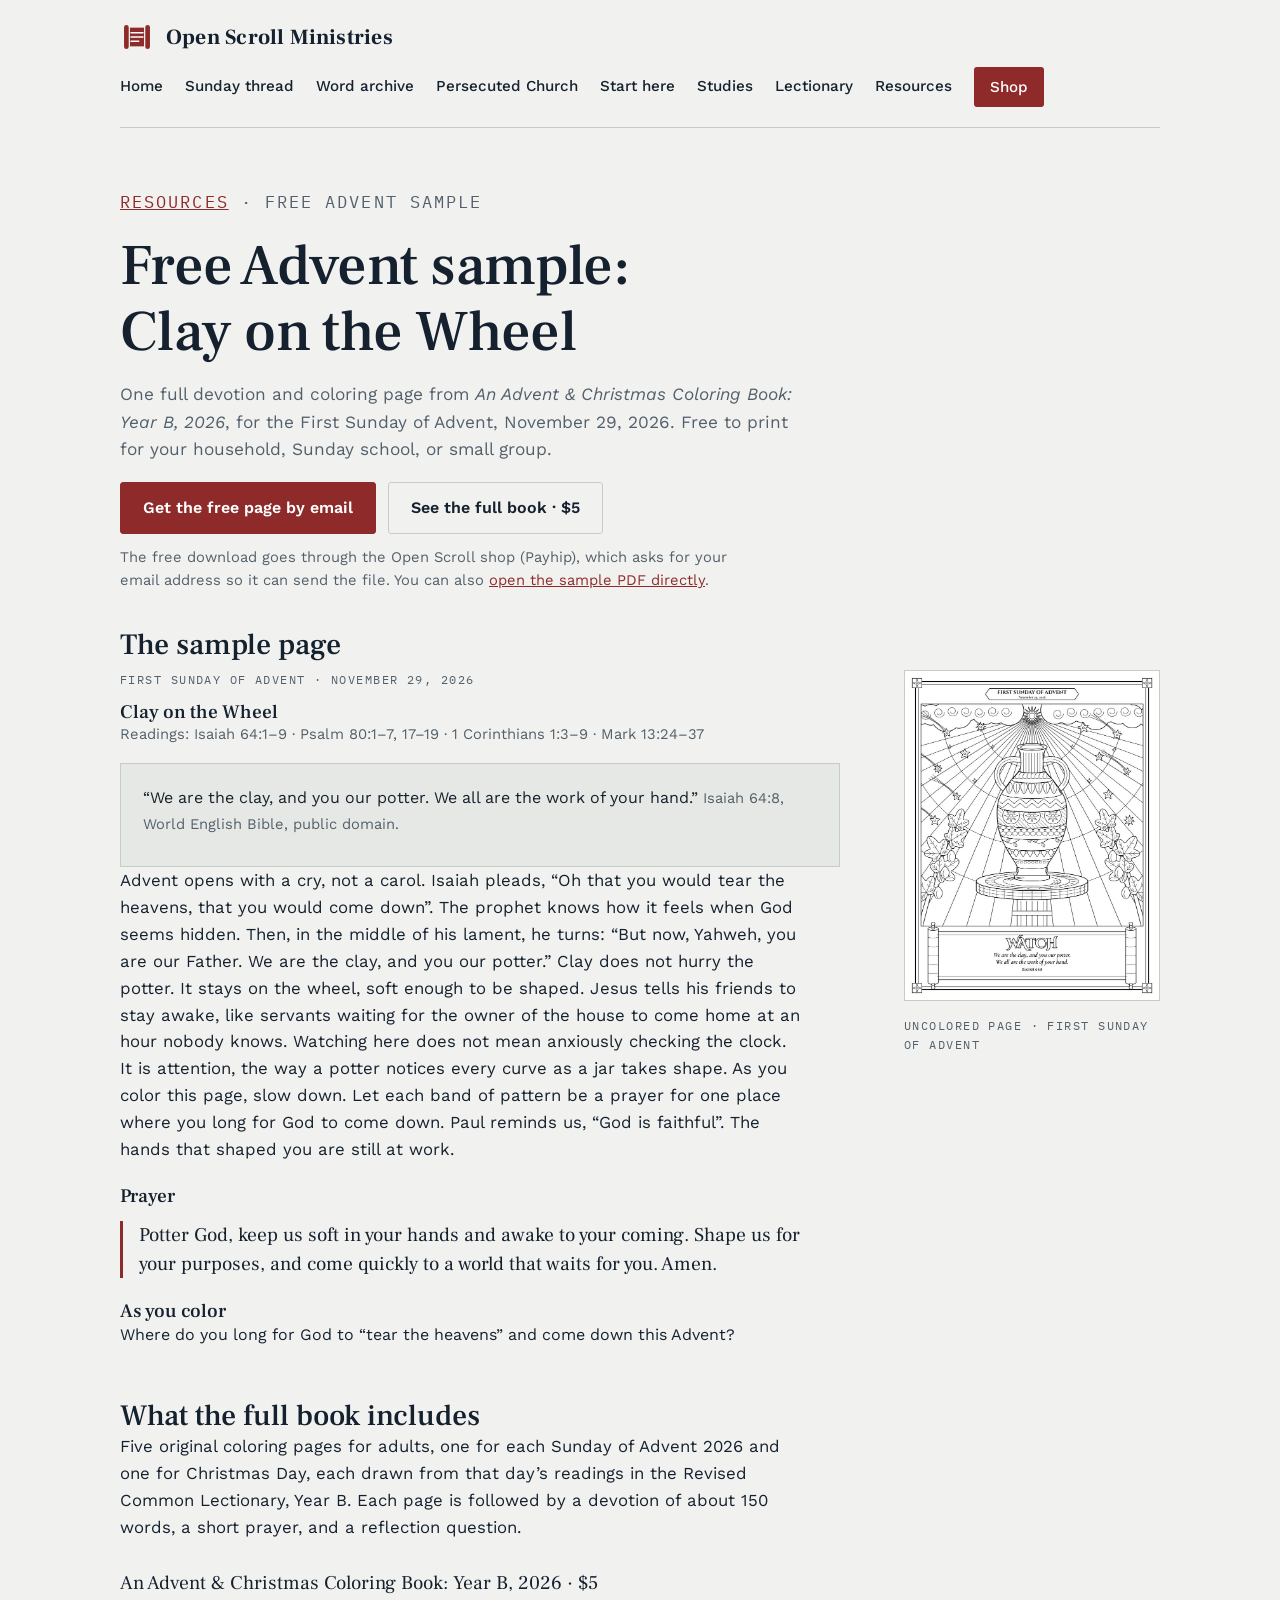
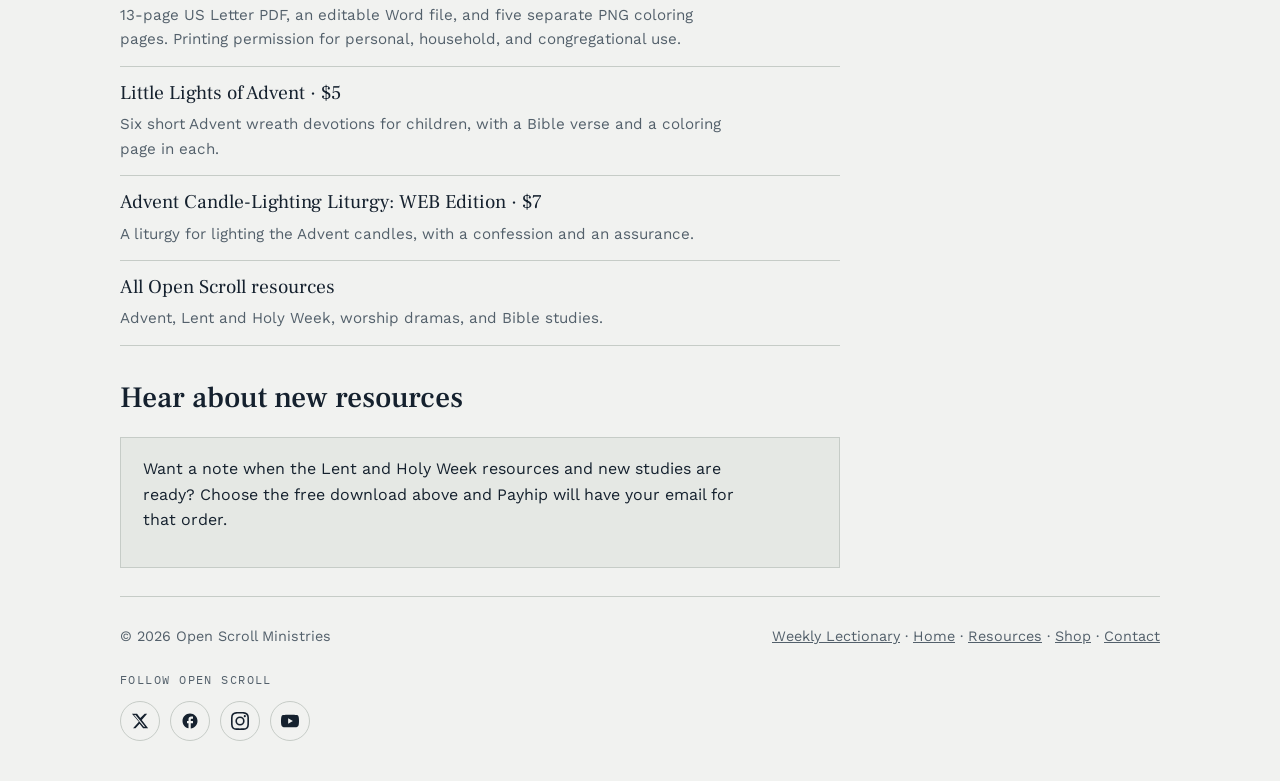
<file: free-advent-sample/index.html>
<!DOCTYPE html>
<html lang="en">
<head>
<meta charset="utf-8">
<meta name="viewport" content="width=device-width, initial-scale=1">
<title>Free Advent Bible Devotion &amp; Coloring Page: Clay on the Wheel | Open Scroll Ministries</title>
<meta name="description" content="Free Advent devotion and coloring page for the First Sunday of Advent 2026, from Open Scroll Ministries. Isaiah 64:8, World English Bible. Print for home, Sunday school, or small group.">
<link rel="canonical" href="https://openscrollministries.com/free-advent-sample/">
<meta property="og:title" content="Free Advent Bible Devotion &amp; Coloring Page: Clay on the Wheel | Open Scroll Ministries">
<meta property="og:description" content="Free Advent devotion and coloring page for the First Sunday of Advent 2026, from Open Scroll Ministries. Isaiah 64:8, World English Bible. Print for home, Sunday school, or small group.">
<meta property="og:type" content="website">
<meta property="og:url" content="https://openscrollministries.com/free-advent-sample/">
<meta property="og:site_name" content="Open Scroll Ministries">
<meta property="og:locale" content="en_US">
<meta property="og:image" content="https://openscrollministries.com/media/advent-coloring-page-1-preview.jpg">
<meta name="twitter:card" content="summary_large_image">
<meta name="twitter:site" content="@openscrollmin">
<meta name="twitter:title" content="Free Advent Bible Devotion &amp; Coloring Page: Clay on the Wheel | Open Scroll Ministries">
<meta name="twitter:description" content="Free Advent devotion and coloring page for the First Sunday of Advent 2026, from Open Scroll Ministries. Isaiah 64:8, World English Bible. Print for home, Sunday school, or small group.">
<meta name="twitter:image" content="https://openscrollministries.com/media/advent-coloring-page-1-preview.jpg">
<link rel="preconnect" href="https://fonts.googleapis.com">
<link rel="preconnect" href="https://fonts.gstatic.com" crossorigin>
<link rel="stylesheet" href="https://fonts.googleapis.com/css2?family=Frank+Ruhl+Libre:wght@400;500;700&amp;family=Work+Sans:wght@400;500;600&amp;family=IBM+Plex+Mono:wght@400;500&amp;display=swap">
<link rel="stylesheet" href="../lectionary/style.css">
<style>
.btn{display:inline-block;text-decoration:none;font-weight:600;padding:12px 22px;border-radius:3px;border:1.5px solid var(--seal);background:var(--seal);color:var(--seal-ink)}
.btn.alt{background:transparent;color:var(--fg);border-color:var(--rule)}
.btn:hover{filter:brightness(1.08)}
.cta{display:flex;flex-wrap:wrap;gap:12px;margin:18px 0 0}
.price{font-family:var(--mono);font-size:.9rem;color:var(--muted);white-space:nowrap}
.plist{list-style:none;margin:12px 0 0;padding:0;max-width:72ch}
.plist li{display:grid;grid-template-columns:minmax(0,1fr) auto;gap:4px 16px;align-items:baseline;padding:14px 0;border-bottom:1px solid var(--rule)}
.plist a{font-family:var(--display);font-size:1.2rem;line-height:1.25;color:var(--fg);text-decoration:none}
.plist a:hover{color:var(--link)}
.plist .ref{grid-column:1;font-family:var(--mono);font-size:.78rem;color:var(--muted)}
.plist .price{grid-row:1;grid-column:2}
.box{background:var(--panel);border:1px solid var(--rule);padding:18px 22px;margin:22px 0 0;max-width:72ch}
.box p{max-width:62ch}
.sample{display:grid;grid-template-columns:minmax(0,1fr) minmax(0,16rem);gap:24px;align-items:start;margin-top:8px}
.sample img{width:100%;height:auto;border:1px solid var(--rule)}
@media (max-width:760px){.sample{grid-template-columns:1fr} .plist li{grid-template-columns:1fr} .plist .price{grid-row:auto;grid-column:1}}

</style>
</head>
<body>
<div class="wrap">
<header>
  <a class="brand" href="../index.html" aria-label="Open Scroll Ministries home">
    <svg class="seal" viewBox="0 0 40 40" aria-hidden="true"><rect x="9" y="9" width="22" height="22" fill="var(--seal)"/><path d="M13 15h14M13 20h14M13 25h9" stroke="var(--seal-ink)" stroke-width="1.8" stroke-linecap="round"/><rect x="4" y="5" width="7" height="30" rx="3.5" fill="var(--seal)" stroke="var(--bg)" stroke-width="1.5"/><rect x="29" y="5" width="7" height="30" rx="3.5" fill="var(--seal)" stroke="var(--bg)" stroke-width="1.5"/></svg>
    <span>Open Scroll Ministries</span>
  </a>
  <nav aria-label="Main">
    <a href="../index.html">Home</a>
    <a href="../index.html#sunday">Sunday thread</a>
    <a href="../index.html#daily">Word archive</a>
    <a href="../index.html#church">Persecuted Church</a>
    <a href="../index.html#start">Start here</a>
    <a href="../index.html#studies">Studies</a>
    <a href="../lectionary/">Lectionary</a>
    <a href="../resources/">Resources</a>
    <a class="shop" href="https://shop.openscrollministries.com" target="_blank" rel="noopener">Shop</a>
  </nav>
</header>
<main>
<div class="pagehead">
  <p class="label"><a href="../resources/">Resources</a> · Free Advent sample</p>
  <h1 style="margin-top:12px">Free Advent sample: Clay on the Wheel</h1>
  <p class="lede">One full devotion and coloring page from <em>An Advent &amp; Christmas Coloring Book: Year B, 2026</em>, for the First Sunday of Advent, November 29, 2026. Free to print for your household, Sunday school, or small group.</p>
</div>

<div class="cta">
  <a class="btn" href="https://shop.openscrollministries.com/b/zDVRj" target="_blank" rel="noopener">Get the free page by email</a>
  <a class="btn alt" href="https://shop.openscrollministries.com/b/H158g" target="_blank" rel="noopener">See the full book · $5</a>
</div>
<p class="note" style="margin-top:12px">The free download goes through the Open Scroll shop (Payhip), which asks for your email address so it can send the file. You can also <a href="../media/Advent-Christmas-Coloring-Book-2026-FREE-SAMPLE.pdf">open the sample PDF directly</a>.</p>

<h2 id="sample">The sample page</h2>
<div class="sample">
<div>
<p class="label">First Sunday of Advent · November 29, 2026</p>
<h3 style="margin-top:6px">Clay on the Wheel</h3>
<p class="note">Readings: Isaiah 64:1–9 · Psalm 80:1–7, 17–19 · 1 Corinthians 1:3–9 · Mark 13:24–37</p>
<blockquote class="scripture">
<p>“We are the clay, and you our potter. We all are the work of your hand.” <span class="note">Isaiah 64:8, World English Bible, public domain.</span></p>
</blockquote>
<div class="prose">
<p>Advent opens with a cry, not a carol. Isaiah pleads, “Oh that you would tear the heavens, that you would come down”. The prophet knows how it feels when God seems hidden. Then, in the middle of his lament, he turns: “But now, Yahweh, you are our Father. We are the clay, and you our potter.” Clay does not hurry the potter. It stays on the wheel, soft enough to be shaped. Jesus tells his friends to stay awake, like servants waiting for the owner of the house to come home at an hour nobody knows. Watching here does not mean anxiously checking the clock. It is attention, the way a potter notices every curve as a jar takes shape. As you color this page, slow down. Let each band of pattern be a prayer for one place where you long for God to come down. Paul reminds us, “God is faithful”. The hands that shaped you are still at work.</p>
</div>
<h3 style="margin-top:1.4rem">Prayer</h3>
<p class="prayer">Potter God, keep us soft in your hands and awake to your coming. Shape us for your purposes, and come quickly to a world that waits for you. Amen.</p>
<h3 style="margin-top:1.4rem">As you color</h3>
<p>Where do you long for God to “tear the heavens” and come down this Advent?</p>
</div>
<figure style="margin:0">
<img src="../media/advent-coloring-page-1-preview.jpg" alt="Uncolored line-art page for the First Sunday of Advent, November 29, 2026, citing Isaiah 64:8" width="800" height="1035" loading="lazy">
<figcaption class="label" style="margin-top:8px">Uncolored page · First Sunday of Advent</figcaption>
</figure>
</div>

<h2 id="full-book">What the full book includes</h2>
<div class="prose">
<p>Five original coloring pages for adults, one for each Sunday of Advent 2026 and one for Christmas Day, each drawn from that day’s readings in the Revised Common Lectionary, Year B. Each page is followed by a devotion of about 150 words, a short prayer, and a reflection question.</p>
</div>
<ul class="resources">
<li><a href="https://shop.openscrollministries.com/b/H158g" target="_blank" rel="noopener">An Advent &amp; Christmas Coloring Book: Year B, 2026 · $5</a><p>13-page US Letter PDF, an editable Word file, and five separate PNG coloring pages. Printing permission for personal, household, and congregational use.</p></li>
<li><a href="https://shop.openscrollministries.com/b/g4dKb" target="_blank" rel="noopener">Little Lights of Advent · $5</a><p>Six short Advent wreath devotions for children, with a Bible verse and a coloring page in each.</p></li>
<li><a href="https://shop.openscrollministries.com/b/Kyv3Y" target="_blank" rel="noopener">Advent Candle-Lighting Liturgy: WEB Edition · $7</a><p>A liturgy for lighting the Advent candles, with a confession and an assurance.</p></li>
<li><a href="../resources/">All Open Scroll resources</a><p>Advent, Lent and Holy Week, worship dramas, and Bible studies.</p></li>
</ul>

<h2 id="updates">Hear about new resources</h2>
<div class="box">
  <p>Want a note when the Lent and Holy Week resources and new studies are ready? Choose the free download above and Payhip will have your email for that order.</p>
  <!-- DECISION FOR RJ: an email-list signup.
       Option A (nothing new to set up): keep the free Payhip download above as the email capture.
       Option B: choose a newsletter service (Payhip email tools, Mailchimp, Buttondown, etc.), create the list yourself, and paste its form HTML here.
       Nothing is signed up or collected by this page until a service is chosen. No accounts were created. -->
</div>

<script type="application/ld+json">
{
  "@context": "https://schema.org",
  "@type": "WebPage",
  "name": "Free Advent sample: Clay on the Wheel",
  "url": "https://openscrollministries.com/free-advent-sample/",
  "description": "A free sample devotion and coloring page from An Advent & Christmas Coloring Book: Year B, 2026, using the World English Bible.",
  "isPartOf": {
    "@id": "https://openscrollministries.com/#website"
  },
  "publisher": {
    "@id": "https://openscrollministries.com/#organization"
  },
  "inLanguage": "en",
  "about": {
    "@type": "CreativeWork",
    "name": "An Advent & Christmas Coloring Book: Year B, 2026",
    "author": {
      "@type": "Organization",
      "name": "Open Scroll Ministries"
    },
    "url": "https://shop.openscrollministries.com/b/H158g"
  }
}
</script>
</main>
<footer>
  <div class="foot-row">
    <span>© 2026 Open Scroll Ministries</span>
    <span><a href="../lectionary/">Weekly Lectionary</a> · <a href="../index.html">Home</a> · <a href="../resources/">Resources</a> · <a href="https://shop.openscrollministries.com" target="_blank" rel="noopener">Shop</a> · <a href="https://shop.openscrollministries.com/contact" target="_blank" rel="noopener">Contact</a></span>
  </div>
  <div class="follow">
    <p class="follow-label" id="follow-label">Follow Open Scroll</p>
    <nav class="social" aria-labelledby="follow-label">
      <a href="https://x.com/openscrollmin" target="_blank" rel="noopener" aria-label="Open Scroll Ministries on X"><svg viewBox="0 0 24 24" aria-hidden="true" focusable="false"><path d="M18.244 2.25h3.308l-7.227 8.26 8.502 11.24H16.17l-4.714-6.231-5.401 6.231H2.744l7.727-8.828L1.254 2.25H8.08l4.261 5.688L18.244 2.25zm-1.161 17.52h1.833L6.012 4.126H4.045l13.038 15.644z"/></svg></a>
      <a href="https://www.facebook.com/Openscrollministries" target="_blank" rel="noopener" aria-label="Open Scroll Ministries on Facebook"><svg viewBox="0 0 24 24" aria-hidden="true" focusable="false"><path d="M22 12c0-5.52-4.48-10-10-10S2 6.48 2 12c0 4.84 3.44 8.87 8 9.8V15H8v-3h2V9.5C10 7.57 11.57 6 13.5 6H16v3h-2c-.55 0-1 .45-1 1v2h3v3h-3v6.95c5.05-.5 9-4.76 9-9.95z"/></svg></a>
      <a href="https://www.instagram.com/open.scroll.ministries" target="_blank" rel="noopener" aria-label="Open Scroll Ministries on Instagram"><svg viewBox="0 0 24 24" aria-hidden="true" focusable="false"><path d="M12 2.163c3.204 0 3.584.012 4.85.07 3.052.148 4.771 1.691 4.919 4.919.058 1.265.069 1.645.069 4.849 0 3.205-.012 3.584-.069 4.849-.149 3.225-1.664 4.771-4.919 4.919-1.266.058-1.644.07-4.85.07-3.204 0-3.584-.012-4.849-.07-3.26-.149-4.771-1.699-4.919-4.92-.058-1.265-.07-1.644-.07-4.849 0-3.204.013-3.583.07-4.849.149-3.227 1.664-4.771 4.919-4.919 1.266-.057 1.645-.069 4.849-.069zM12 0C8.741 0 8.333.014 7.053.072 2.695.272.273 2.69.073 7.052.014 8.333 0 8.741 0 12c0 3.259.014 3.668.072 4.948.2 4.358 2.618 6.78 6.98 6.98C8.333 23.986 8.741 24 12 24c3.259 0 3.668-.014 4.948-.072 4.354-.2 6.782-2.618 6.979-6.98.059-1.28.073-1.689.073-4.948 0-3.259-.014-3.667-.072-4.947-.196-4.354-2.617-6.78-6.979-6.98C15.668.014 15.259 0 12 0zm0 5.838a6.162 6.162 0 1 0 0 12.324 6.162 6.162 0 0 0 0-12.324zM12 16a4 4 0 1 1 0-8 4 4 0 0 1 0 8zm6.406-11.845a1.44 1.44 0 1 0 0 2.881 1.44 1.44 0 0 0 0-2.881z"/></svg></a>
      <a href="https://www.youtube.com/@OpenScroll-h8x" target="_blank" rel="noopener" aria-label="Open Scroll Ministries on YouTube"><svg viewBox="0 0 24 24" aria-hidden="true" focusable="false"><path d="M23.498 6.186a3.016 3.016 0 0 0-2.122-2.136C19.505 3.545 12 3.545 12 3.545s-7.505 0-9.377.505A3.017 3.017 0 0 0 .502 6.186C0 8.07 0 12 0 12s0 3.93.502 5.814a3.016 3.016 0 0 0 2.122 2.136c1.871.505 9.376.505 9.376.505s7.505 0 9.377-.505a3.015 3.015 0 0 0 2.122-2.136C24 15.93 24 12 24 12s0-3.93-.502-5.814zM9.545 15.568V8.432L15.818 12l-6.273 3.568z"/></svg></a>
    </nav>
  </div>
</footer>
</div>
</body>
</html>
</file>
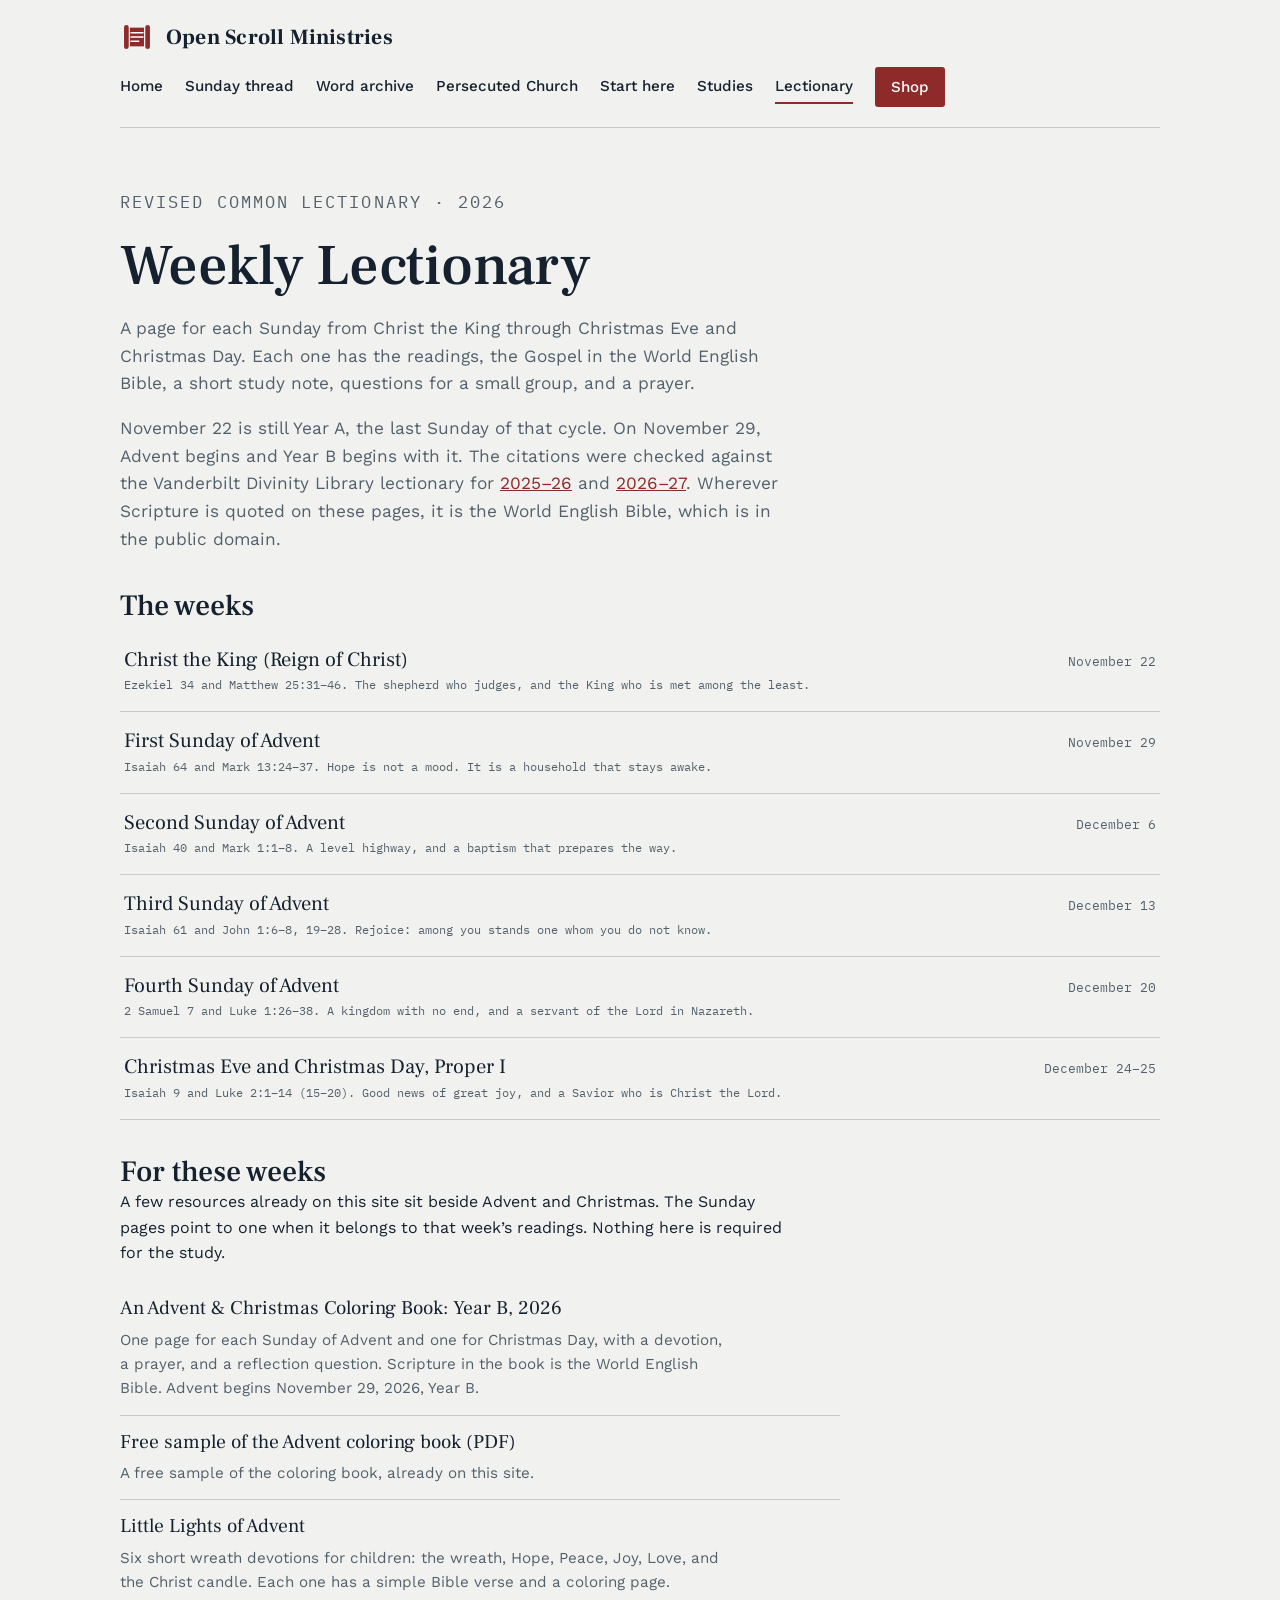
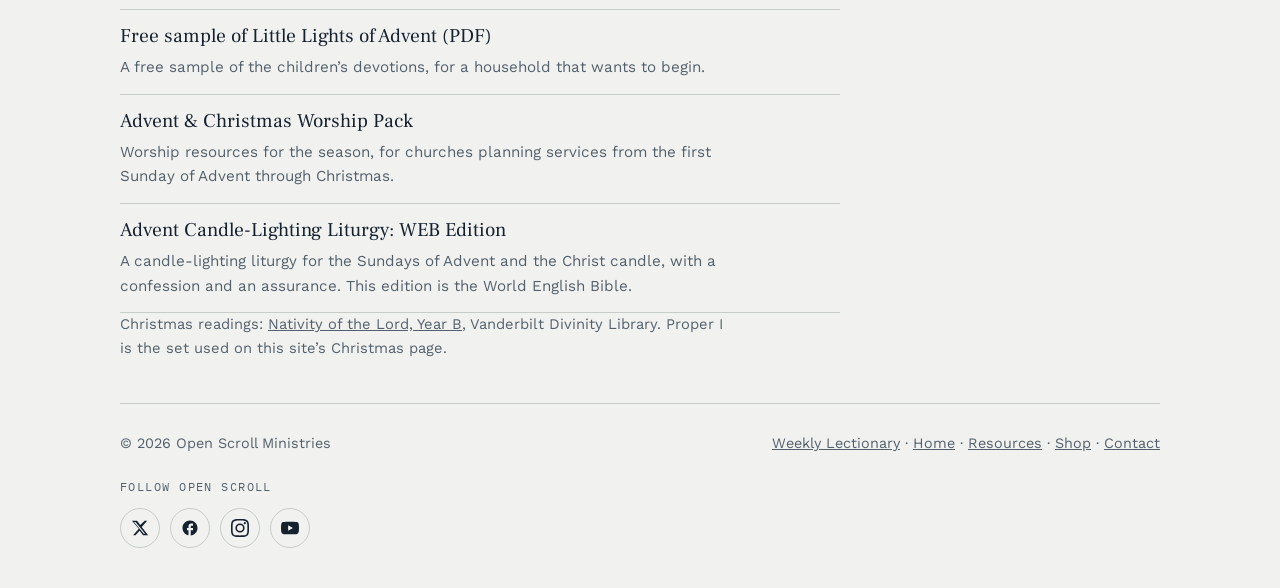
<file: lectionary/index.html>
<!DOCTYPE html>
<html lang="en">
<head>
<meta charset="utf-8">
<meta name="viewport" content="width=device-width, initial-scale=1">
<title>Weekly Lectionary | Open Scroll Ministries</title>
<meta name="description" content="Readings, a study note, and a prayer for Christ the King, the Sundays of Advent, and Christmas Eve and Day, 2026. Revised Common Lectionary.">
<link rel="canonical" href="https://openscrollministries.com/lectionary/">
<meta property="og:title" content="Weekly Lectionary | Open Scroll Ministries">
<meta property="og:description" content="Readings, a study note, and a prayer for Christ the King, the Sundays of Advent, and Christmas Eve and Day, 2026. Revised Common Lectionary.">
<meta property="og:type" content="website">
<meta property="og:url" content="https://openscrollministries.com/lectionary/">
<meta property="og:site_name" content="Open Scroll Ministries">
<meta property="og:locale" content="en_US">
<meta name="twitter:card" content="summary">
<meta name="twitter:title" content="Weekly Lectionary | Open Scroll Ministries">
<meta name="twitter:description" content="Readings, a study note, and a prayer for Christ the King, the Sundays of Advent, and Christmas Eve and Day, 2026. Revised Common Lectionary.">
<link rel="preconnect" href="https://fonts.googleapis.com">
<link rel="preconnect" href="https://fonts.gstatic.com" crossorigin>
<link rel="stylesheet" href="https://fonts.googleapis.com/css2?family=Frank+Ruhl+Libre:wght@400;500;700&amp;family=Work+Sans:wght@400;500;600&amp;family=IBM+Plex+Mono:wght@400;500&amp;display=swap">
<link rel="stylesheet" href="style.css">
</head>
<body>
<div class="wrap">
<header>
  <a class="brand" href="../index.html" aria-label="Open Scroll Ministries home">
    <svg class="seal" viewBox="0 0 40 40" aria-hidden="true"><rect x="9" y="9" width="22" height="22" fill="var(--seal)"/><path d="M13 15h14M13 20h14M13 25h9" stroke="var(--seal-ink)" stroke-width="1.8" stroke-linecap="round"/><rect x="4" y="5" width="7" height="30" rx="3.5" fill="var(--seal)" stroke="var(--bg)" stroke-width="1.5"/><rect x="29" y="5" width="7" height="30" rx="3.5" fill="var(--seal)" stroke="var(--bg)" stroke-width="1.5"/></svg>
    <span>Open Scroll Ministries</span>
  </a>
  <nav aria-label="Main">
    <a href="../index.html">Home</a>
    <a href="../index.html#sunday">Sunday thread</a>
    <a href="../index.html#daily">Word archive</a>
    <a href="../index.html#church">Persecuted Church</a>
    <a href="../index.html#start">Start here</a>
    <a href="../index.html#studies">Studies</a>
    <a href="index.html" aria-current="page">Lectionary</a>
    <a class="shop" href="https://shop.openscrollministries.com" target="_blank" rel="noopener">Shop</a>
  </nav>
</header>
<main>

<!-- Weekly Lectionary index. Readings checked against the Vanderbilt Divinity Library. -->
<div class="pagehead">
  <p class="label">Revised Common Lectionary · 2026</p>
  <h1 style="margin-top:12px">Weekly Lectionary</h1>
  <p>A page for each Sunday from Christ the King through Christmas Eve and Christmas Day. Each one has the readings, the Gospel in the World English Bible, a short study note, questions for a small group, and a prayer.</p>
  <p>November 22 is still Year A, the last Sunday of that cycle. On November 29, Advent begins and Year B begins with it. The citations were checked against the Vanderbilt Divinity Library lectionary for <a href="https://lectionary.library.vanderbilt.edu/calendar/2025-26/?season=season_after_pentecost">2025–26</a> and <a href="https://lectionary.library.vanderbilt.edu/calendar/2026-27/?season=advent">2026–27</a>. Wherever Scripture is quoted on these pages, it is the World English Bible, which is in the public domain.</p>
</div>

<h2>The weeks</h2>
<ul class="weeks">
<li><a class="row" href="2026-11-22-reign-of-christ.html"><span class="rt"><span class="rtitle">Christ the King (Reign of Christ)</span><span class="rref">Ezekiel 34 and Matthew 25:31–46. The shepherd who judges, and the King who is met among the least.</span></span><span class="rdate">November 22</span></a></li><li><a class="row" href="2026-11-29-advent-1.html"><span class="rt"><span class="rtitle">First Sunday of Advent</span><span class="rref">Isaiah 64 and Mark 13:24–37. Hope is not a mood. It is a household that stays awake.</span></span><span class="rdate">November 29</span></a></li><li><a class="row" href="2026-12-06-advent-2.html"><span class="rt"><span class="rtitle">Second Sunday of Advent</span><span class="rref">Isaiah 40 and Mark 1:1–8. A level highway, and a baptism that prepares the way.</span></span><span class="rdate">December 6</span></a></li><li><a class="row" href="2026-12-13-advent-3.html"><span class="rt"><span class="rtitle">Third Sunday of Advent</span><span class="rref">Isaiah 61 and John 1:6–8, 19–28. Rejoice: among you stands one whom you do not know.</span></span><span class="rdate">December 13</span></a></li><li><a class="row" href="2026-12-20-advent-4.html"><span class="rt"><span class="rtitle">Fourth Sunday of Advent</span><span class="rref">2 Samuel 7 and Luke 1:26–38. A kingdom with no end, and a servant of the Lord in Nazareth.</span></span><span class="rdate">December 20</span></a></li><li><a class="row" href="2026-12-24-christmas-proper-1.html"><span class="rt"><span class="rtitle">Christmas Eve and Christmas Day, Proper I</span><span class="rref">Isaiah 9 and Luke 2:1–14 (15–20). Good news of great joy, and a Savior who is Christ the Lord.</span></span><span class="rdate">December 24–25</span></a></li>
</ul>

<h2>For these weeks</h2>
<p>A few resources already on this site sit beside Advent and Christmas. The Sunday pages point to one when it belongs to that week’s readings. Nothing here is required for the study.</p>
<ul class="resources">
<li><a href="https://shop.openscrollministries.com/b/H158g" target="_blank" rel="noopener">An Advent &amp; Christmas Coloring Book: Year B, 2026</a><p>One page for each Sunday of Advent and one for Christmas Day, with a devotion, a prayer, and a reflection question. Scripture in the book is the World English Bible. Advent begins November 29, 2026, Year B.</p></li>
<li><a href="../media/Advent-Christmas-Coloring-Book-2026-FREE-SAMPLE.pdf">Free sample of the Advent coloring book (PDF)</a><p>A free sample of the coloring book, already on this site.</p></li>
<li><a href="https://shop.openscrollministries.com/b/g4dKb" target="_blank" rel="noopener">Little Lights of Advent</a><p>Six short wreath devotions for children: the wreath, Hope, Peace, Joy, Love, and the Christ candle. Each one has a simple Bible verse and a coloring page.</p></li>
<li><a href="../media/little-lights-of-advent-FREE-SAMPLE.pdf">Free sample of Little Lights of Advent (PDF)</a><p>A free sample of the children’s devotions, for a household that wants to begin.</p></li>
<li><a href="https://shop.openscrollministries.com/b/vOdin" target="_blank" rel="noopener">Advent &amp; Christmas Worship Pack</a><p>Worship resources for the season, for churches planning services from the first Sunday of Advent through Christmas.</p></li>
<li><a href="https://shop.openscrollministries.com/b/Kyv3Y" target="_blank" rel="noopener">Advent Candle-Lighting Liturgy: WEB Edition</a><p>A candle-lighting liturgy for the Sundays of Advent and the Christ candle, with a confession and an assurance. This edition is the World English Bible.</p></li>
</ul>
<p class="src">Christmas readings: <a href="https://lectionary.library.vanderbilt.edu/calendar/2026-27/?season=christmas">Nativity of the Lord, Year B</a>, Vanderbilt Divinity Library. Proper I is the set used on this site’s Christmas page.</p>

</main>
<footer>
  <div class="foot-row">
    <span>© 2026 Open Scroll Ministries</span>
    <span><a href="index.html">Weekly Lectionary</a> · <a href="../index.html">Home</a> · <a href="../resources/">Resources</a> · <a href="https://shop.openscrollministries.com" target="_blank" rel="noopener">Shop</a> · <a href="https://shop.openscrollministries.com/contact" target="_blank" rel="noopener">Contact</a></span>
  </div>
  <div class="follow">
    <p class="follow-label" id="follow-label">Follow Open Scroll</p>
    <nav class="social" aria-labelledby="follow-label">
      <a href="https://x.com/openscrollmin" target="_blank" rel="noopener" aria-label="Open Scroll Ministries on X"><svg viewBox="0 0 24 24" aria-hidden="true" focusable="false"><path d="M18.244 2.25h3.308l-7.227 8.26 8.502 11.24H16.17l-4.714-6.231-5.401 6.231H2.744l7.727-8.828L1.254 2.25H8.08l4.261 5.688L18.244 2.25zm-1.161 17.52h1.833L6.012 4.126H4.045l13.038 15.644z"/></svg></a>
      <a href="https://www.facebook.com/Openscrollministries" target="_blank" rel="noopener" aria-label="Open Scroll Ministries on Facebook"><svg viewBox="0 0 24 24" aria-hidden="true" focusable="false"><path d="M22 12c0-5.52-4.48-10-10-10S2 6.48 2 12c0 4.84 3.44 8.87 8 9.8V15H8v-3h2V9.5C10 7.57 11.57 6 13.5 6H16v3h-2c-.55 0-1 .45-1 1v2h3v3h-3v6.95c5.05-.5 9-4.76 9-9.95z"/></svg></a>
      <a href="https://www.instagram.com/open.scroll.ministries" target="_blank" rel="noopener" aria-label="Open Scroll Ministries on Instagram"><svg viewBox="0 0 24 24" aria-hidden="true" focusable="false"><path d="M12 2.163c3.204 0 3.584.012 4.85.07 3.052.148 4.771 1.691 4.919 4.919.058 1.265.069 1.645.069 4.849 0 3.205-.012 3.584-.069 4.849-.149 3.225-1.664 4.771-4.919 4.919-1.266.058-1.644.07-4.85.07-3.204 0-3.584-.012-4.849-.07-3.26-.149-4.771-1.699-4.919-4.92-.058-1.265-.07-1.644-.07-4.849 0-3.204.013-3.583.07-4.849.149-3.227 1.664-4.771 4.919-4.919 1.266-.057 1.645-.069 4.849-.069zM12 0C8.741 0 8.333.014 7.053.072 2.695.272.273 2.69.073 7.052.014 8.333 0 8.741 0 12c0 3.259.014 3.668.072 4.948.2 4.358 2.618 6.78 6.98 6.98C8.333 23.986 8.741 24 12 24c3.259 0 3.668-.014 4.948-.072 4.354-.2 6.782-2.618 6.979-6.98.059-1.28.073-1.689.073-4.948 0-3.259-.014-3.667-.072-4.947-.196-4.354-2.617-6.78-6.979-6.98C15.668.014 15.259 0 12 0zm0 5.838a6.162 6.162 0 1 0 0 12.324 6.162 6.162 0 0 0 0-12.324zM12 16a4 4 0 1 1 0-8 4 4 0 0 1 0 8zm6.406-11.845a1.44 1.44 0 1 0 0 2.881 1.44 1.44 0 0 0 0-2.881z"/></svg></a>
      <a href="https://www.youtube.com/@OpenScroll-h8x" target="_blank" rel="noopener" aria-label="Open Scroll Ministries on YouTube"><svg viewBox="0 0 24 24" aria-hidden="true" focusable="false"><path d="M23.498 6.186a3.016 3.016 0 0 0-2.122-2.136C19.505 3.545 12 3.545 12 3.545s-7.505 0-9.377.505A3.017 3.017 0 0 0 .502 6.186C0 8.07 0 12 0 12s0 3.93.502 5.814a3.016 3.016 0 0 0 2.122 2.136c1.871.505 9.376.505 9.376.505s7.505 0 9.377-.505a3.015 3.015 0 0 0 2.122-2.136C24 15.93 24 12 24 12s0-3.93-.502-5.814zM9.545 15.568V8.432L15.818 12l-6.273 3.568z"/></svg></a>
    </nav>
  </div>
</footer>
</div>
</body>
</html>
</file>
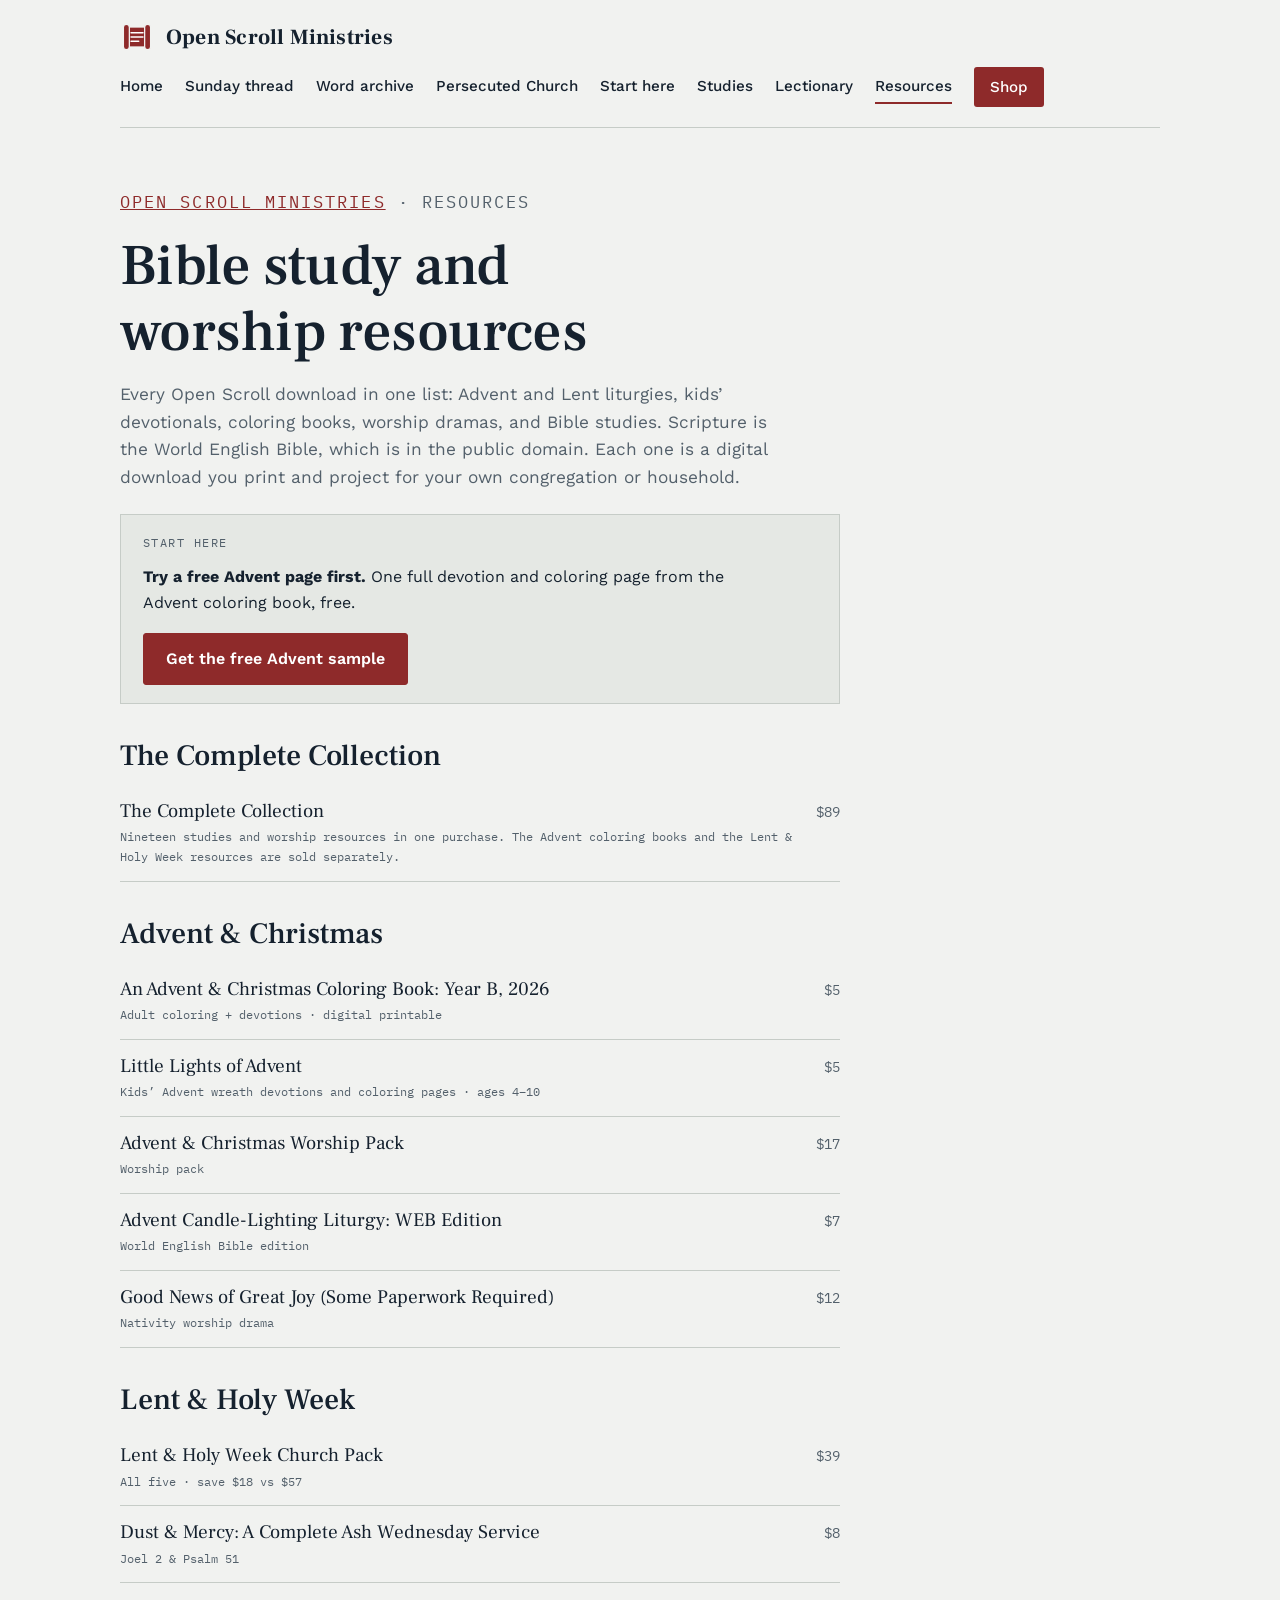
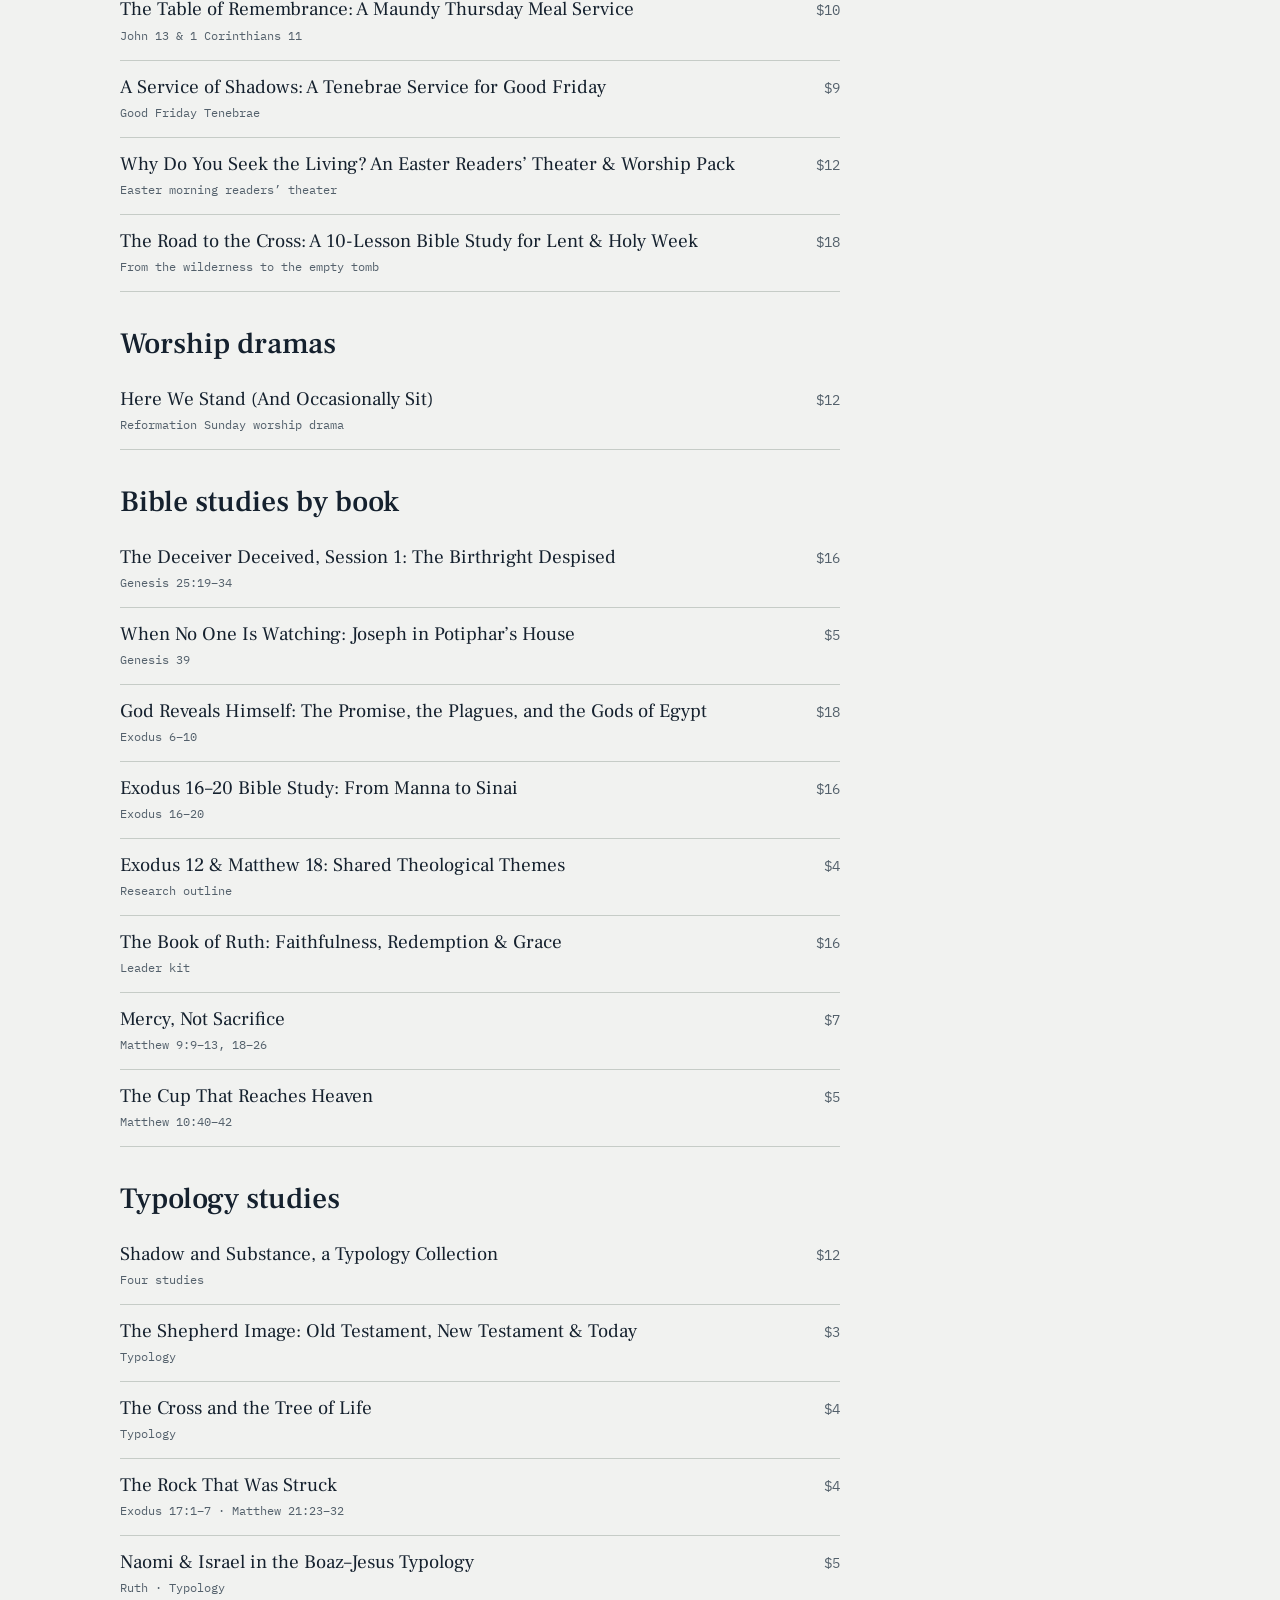
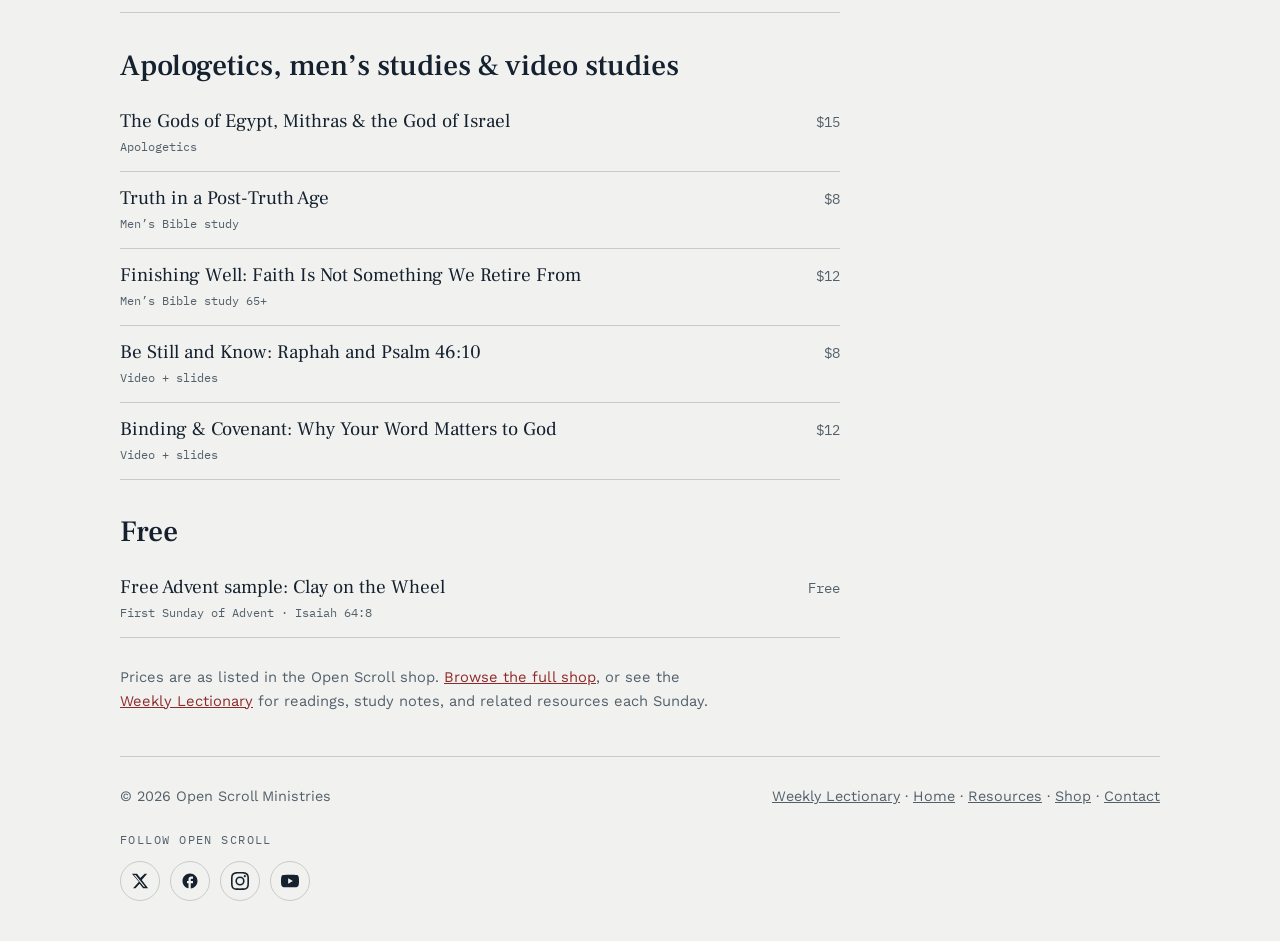
<file: resources/index.html>
<!DOCTYPE html>
<html lang="en">
<head>
<meta charset="utf-8">
<meta name="viewport" content="width=device-width, initial-scale=1">
<title>Resources: Advent, Lent &amp; Church Liturgy Downloads | Open Scroll Ministries</title>
<meta name="description" content="Every Open Scroll Ministries download in one list: Advent and Lent liturgies, kids’ devotionals, coloring books, worship dramas, and Bible studies. World English Bible.">
<link rel="canonical" href="https://openscrollministries.com/resources/">
<meta property="og:title" content="Resources: Advent, Lent &amp; Church Liturgy Downloads | Open Scroll Ministries">
<meta property="og:description" content="Every Open Scroll Ministries download in one list: Advent and Lent liturgies, kids’ devotionals, coloring books, worship dramas, and Bible studies. World English Bible.">
<meta property="og:type" content="website">
<meta property="og:url" content="https://openscrollministries.com/resources/">
<meta property="og:site_name" content="Open Scroll Ministries">
<meta property="og:locale" content="en_US">
<meta property="og:image" content="https://openscrollministries.com/media/og-open-scroll.jpg">
<meta name="twitter:card" content="summary_large_image">
<meta name="twitter:site" content="@openscrollmin">
<meta name="twitter:title" content="Resources: Advent, Lent &amp; Church Liturgy Downloads | Open Scroll Ministries">
<meta name="twitter:description" content="Every Open Scroll Ministries download in one list: Advent and Lent liturgies, kids’ devotionals, coloring books, worship dramas, and Bible studies. World English Bible.">
<meta name="twitter:image" content="https://openscrollministries.com/media/og-open-scroll.jpg">
<link rel="preconnect" href="https://fonts.googleapis.com">
<link rel="preconnect" href="https://fonts.gstatic.com" crossorigin>
<link rel="stylesheet" href="https://fonts.googleapis.com/css2?family=Frank+Ruhl+Libre:wght@400;500;700&amp;family=Work+Sans:wght@400;500;600&amp;family=IBM+Plex+Mono:wght@400;500&amp;display=swap">
<link rel="stylesheet" href="../lectionary/style.css">
<style>
.btn{display:inline-block;text-decoration:none;font-weight:600;padding:12px 22px;border-radius:3px;border:1.5px solid var(--seal);background:var(--seal);color:var(--seal-ink)}
.btn.alt{background:transparent;color:var(--fg);border-color:var(--rule)}
.btn:hover{filter:brightness(1.08)}
.cta{display:flex;flex-wrap:wrap;gap:12px;margin:18px 0 0}
.price{font-family:var(--mono);font-size:.9rem;color:var(--muted);white-space:nowrap}
.plist{list-style:none;margin:12px 0 0;padding:0;max-width:72ch}
.plist li{display:grid;grid-template-columns:minmax(0,1fr) auto;gap:4px 16px;align-items:baseline;padding:14px 0;border-bottom:1px solid var(--rule)}
.plist a{font-family:var(--display);font-size:1.2rem;line-height:1.25;color:var(--fg);text-decoration:none}
.plist a:hover{color:var(--link)}
.plist .ref{grid-column:1;font-family:var(--mono);font-size:.78rem;color:var(--muted)}
.plist .price{grid-row:1;grid-column:2}
.box{background:var(--panel);border:1px solid var(--rule);padding:18px 22px;margin:22px 0 0;max-width:72ch}
.box p{max-width:62ch}
.sample{display:grid;grid-template-columns:minmax(0,1fr) minmax(0,16rem);gap:24px;align-items:start;margin-top:8px}
.sample img{width:100%;height:auto;border:1px solid var(--rule)}
@media (max-width:760px){.sample{grid-template-columns:1fr} .plist li{grid-template-columns:1fr} .plist .price{grid-row:auto;grid-column:1}}

</style>
</head>
<body>
<div class="wrap">
<header>
  <a class="brand" href="../index.html" aria-label="Open Scroll Ministries home">
    <svg class="seal" viewBox="0 0 40 40" aria-hidden="true"><rect x="9" y="9" width="22" height="22" fill="var(--seal)"/><path d="M13 15h14M13 20h14M13 25h9" stroke="var(--seal-ink)" stroke-width="1.8" stroke-linecap="round"/><rect x="4" y="5" width="7" height="30" rx="3.5" fill="var(--seal)" stroke="var(--bg)" stroke-width="1.5"/><rect x="29" y="5" width="7" height="30" rx="3.5" fill="var(--seal)" stroke="var(--bg)" stroke-width="1.5"/></svg>
    <span>Open Scroll Ministries</span>
  </a>
  <nav aria-label="Main">
    <a href="../index.html">Home</a>
    <a href="../index.html#sunday">Sunday thread</a>
    <a href="../index.html#daily">Word archive</a>
    <a href="../index.html#church">Persecuted Church</a>
    <a href="../index.html#start">Start here</a>
    <a href="../index.html#studies">Studies</a>
    <a href="../lectionary/">Lectionary</a>
    <a href="../resources/" aria-current="page">Resources</a>
    <a class="shop" href="https://shop.openscrollministries.com" target="_blank" rel="noopener">Shop</a>
  </nav>
</header>
<main>
<div class="pagehead">
  <p class="label"><a href="../index.html">Open Scroll Ministries</a> · Resources</p>
  <h1 style="margin-top:12px">Bible study and worship resources</h1>
  <p class="lede">Every Open Scroll download in one list: Advent and Lent liturgies, kids’ devotionals, coloring books, worship dramas, and Bible studies. Scripture is the World English Bible, which is in the public domain. Each one is a digital download you print and project for your own congregation or household.</p>
</div>

<div class="box">
  <p class="label">Start here</p>
  <p><strong>Try a free Advent page first.</strong> One full devotion and coloring page from the Advent coloring book, free.</p>
  <div class="cta"><a class="btn" href="../free-advent-sample/">Get the free Advent sample</a></div>
</div>

<h2 id="collection">The Complete Collection</h2>
<ul class="plist">
<li><a href="https://shop.openscrollministries.com/b/qm9DJ" target="_blank" rel="noopener">The Complete Collection</a><span class="price">$89</span><span class="ref">Nineteen studies and worship resources in one purchase. The Advent coloring books and the Lent &amp; Holy Week resources are sold separately.</span></li>
</ul>

<h2 id="advent-and-christmas">Advent &amp; Christmas</h2>
<ul class="plist">
<li><a href="https://shop.openscrollministries.com/b/H158g" target="_blank" rel="noopener">An Advent &amp; Christmas Coloring Book: Year B, 2026</a><span class="price">$5</span><span class="ref">Adult coloring + devotions · digital printable</span></li>
<li><a href="https://shop.openscrollministries.com/b/g4dKb" target="_blank" rel="noopener">Little Lights of Advent</a><span class="price">$5</span><span class="ref">Kids’ Advent wreath devotions and coloring pages · ages 4–10</span></li>
<li><a href="https://shop.openscrollministries.com/b/vOdin" target="_blank" rel="noopener">Advent &amp; Christmas Worship Pack</a><span class="price">$17</span><span class="ref">Worship pack</span></li>
<li><a href="https://shop.openscrollministries.com/b/Kyv3Y" target="_blank" rel="noopener">Advent Candle-Lighting Liturgy: WEB Edition</a><span class="price">$7</span><span class="ref">World English Bible edition</span></li>
<li><a href="https://shop.openscrollministries.com/b/QPzXh" target="_blank" rel="noopener">Good News of Great Joy (Some Paperwork Required)</a><span class="price">$12</span><span class="ref">Nativity worship drama</span></li>
</ul>
<h2 id="lent-and-holy-week">Lent &amp; Holy Week</h2>
<ul class="plist">
<li><a href="https://shop.openscrollministries.com/b/iuhW8" target="_blank" rel="noopener">Lent &amp; Holy Week Church Pack</a><span class="price">$39</span><span class="ref">All five · save $18 vs $57</span></li>
<li><a href="https://shop.openscrollministries.com/b/9yU0A" target="_blank" rel="noopener">Dust &amp; Mercy: A Complete Ash Wednesday Service</a><span class="price">$8</span><span class="ref">Joel 2 &amp; Psalm 51</span></li>
<li><a href="https://shop.openscrollministries.com/b/S9n6X" target="_blank" rel="noopener">The Table of Remembrance: A Maundy Thursday Meal Service</a><span class="price">$10</span><span class="ref">John 13 &amp; 1 Corinthians 11</span></li>
<li><a href="https://shop.openscrollministries.com/b/UuSJx" target="_blank" rel="noopener">A Service of Shadows: A Tenebrae Service for Good Friday</a><span class="price">$9</span><span class="ref">Good Friday Tenebrae</span></li>
<li><a href="https://shop.openscrollministries.com/b/GKBzJ" target="_blank" rel="noopener">Why Do You Seek the Living? An Easter Readers’ Theater &amp; Worship Pack</a><span class="price">$12</span><span class="ref">Easter morning readers’ theater</span></li>
<li><a href="https://shop.openscrollministries.com/b/W0hFS" target="_blank" rel="noopener">The Road to the Cross: A 10-Lesson Bible Study for Lent &amp; Holy Week</a><span class="price">$18</span><span class="ref">From the wilderness to the empty tomb</span></li>
</ul>
<h2 id="worship-dramas">Worship dramas</h2>
<ul class="plist">
<li><a href="https://shop.openscrollministries.com/b/zBOVr" target="_blank" rel="noopener">Here We Stand (And Occasionally Sit)</a><span class="price">$12</span><span class="ref">Reformation Sunday worship drama</span></li>
</ul>
<h2 id="bible-studies-by-book">Bible studies by book</h2>
<ul class="plist">
<li><a href="https://shop.openscrollministries.com/b/1sJ8S" target="_blank" rel="noopener">The Deceiver Deceived, Session 1: The Birthright Despised</a><span class="price">$16</span><span class="ref">Genesis 25:19–34</span></li>
<li><a href="https://shop.openscrollministries.com/b/zItbY" target="_blank" rel="noopener">When No One Is Watching: Joseph in Potiphar’s House</a><span class="price">$5</span><span class="ref">Genesis 39</span></li>
<li><a href="https://shop.openscrollministries.com/b/J5VzU" target="_blank" rel="noopener">God Reveals Himself: The Promise, the Plagues, and the Gods of Egypt</a><span class="price">$18</span><span class="ref">Exodus 6–10</span></li>
<li><a href="https://shop.openscrollministries.com/b/1MWE9" target="_blank" rel="noopener">Exodus 16–20 Bible Study: From Manna to Sinai</a><span class="price">$16</span><span class="ref">Exodus 16–20</span></li>
<li><a href="https://shop.openscrollministries.com/b/Hyc5A" target="_blank" rel="noopener">Exodus 12 &amp; Matthew 18: Shared Theological Themes</a><span class="price">$4</span><span class="ref">Research outline</span></li>
<li><a href="https://shop.openscrollministries.com/b/K0oQk" target="_blank" rel="noopener">The Book of Ruth: Faithfulness, Redemption &amp; Grace</a><span class="price">$16</span><span class="ref">Leader kit</span></li>
<li><a href="https://shop.openscrollministries.com/b/vzgjG" target="_blank" rel="noopener">Mercy, Not Sacrifice</a><span class="price">$7</span><span class="ref">Matthew 9:9–13, 18–26</span></li>
<li><a href="https://shop.openscrollministries.com/b/PY3ob" target="_blank" rel="noopener">The Cup That Reaches Heaven</a><span class="price">$5</span><span class="ref">Matthew 10:40–42</span></li>
</ul>
<h2 id="typology-studies">Typology studies</h2>
<ul class="plist">
<li><a href="https://shop.openscrollministries.com/b/h8xBM" target="_blank" rel="noopener">Shadow and Substance, a Typology Collection</a><span class="price">$12</span><span class="ref">Four studies</span></li>
<li><a href="https://shop.openscrollministries.com/b/WbvfV" target="_blank" rel="noopener">The Shepherd Image: Old Testament, New Testament &amp; Today</a><span class="price">$3</span><span class="ref">Typology</span></li>
<li><a href="https://shop.openscrollministries.com/b/M7HsO" target="_blank" rel="noopener">The Cross and the Tree of Life</a><span class="price">$4</span><span class="ref">Typology</span></li>
<li><a href="https://shop.openscrollministries.com/b/Jye3S" target="_blank" rel="noopener">The Rock That Was Struck</a><span class="price">$4</span><span class="ref">Exodus 17:1–7 · Matthew 21:23–32</span></li>
<li><a href="https://shop.openscrollministries.com/b/5WZku" target="_blank" rel="noopener">Naomi &amp; Israel in the Boaz–Jesus Typology</a><span class="price">$5</span><span class="ref">Ruth · Typology</span></li>
</ul>
<h2 id="apologetics-men-s-studies-and-video-studies">Apologetics, men’s studies &amp; video studies</h2>
<ul class="plist">
<li><a href="https://shop.openscrollministries.com/b/EpAz6" target="_blank" rel="noopener">The Gods of Egypt, Mithras &amp; the God of Israel</a><span class="price">$15</span><span class="ref">Apologetics</span></li>
<li><a href="https://shop.openscrollministries.com/b/3Ilvp" target="_blank" rel="noopener">Truth in a Post-Truth Age</a><span class="price">$8</span><span class="ref">Men’s Bible study</span></li>
<li><a href="https://shop.openscrollministries.com/b/Fu4zJ" target="_blank" rel="noopener">Finishing Well: Faith Is Not Something We Retire From</a><span class="price">$12</span><span class="ref">Men’s Bible study 65+</span></li>
<li><a href="https://shop.openscrollministries.com/b/di6vN" target="_blank" rel="noopener">Be Still and Know: Raphah and Psalm 46:10</a><span class="price">$8</span><span class="ref">Video + slides</span></li>
<li><a href="https://shop.openscrollministries.com/b/iMfTk" target="_blank" rel="noopener">Binding &amp; Covenant: Why Your Word Matters to God</a><span class="price">$12</span><span class="ref">Video + slides</span></li>
</ul>
<h2 id="free">Free</h2>
<ul class="plist">
<li><a href="../free-advent-sample/">Free Advent sample: Clay on the Wheel</a><span class="price">Free</span><span class="ref">First Sunday of Advent · Isaiah 64:8</span></li>
</ul>
<p class="note" style="margin-top:28px">Prices are as listed in the Open Scroll shop. <a href="https://shop.openscrollministries.com" target="_blank" rel="noopener">Browse the full shop</a>, or see the <a href="../lectionary/">Weekly Lectionary</a> for readings, study notes, and related resources each Sunday.</p>
<script type="application/ld+json">
{
  "@context": "https://schema.org",
  "@type": "CollectionPage",
  "name": "Bible study and worship resources",
  "url": "https://openscrollministries.com/resources/",
  "description": "Every Open Scroll Ministries download: Advent and Lent liturgies, kids’ devotionals, coloring books, worship dramas, and Bible studies, using the World English Bible.",
  "isPartOf": {
    "@id": "https://openscrollministries.com/#website"
  },
  "publisher": {
    "@id": "https://openscrollministries.com/#organization"
  },
  "mainEntity": {
    "@type": "ItemList",
    "itemListElement": [
      {
        "@type": "ListItem",
        "position": 1,
        "name": "An Advent & Christmas Coloring Book: Year B, 2026",
        "url": "https://shop.openscrollministries.com/b/H158g"
      },
      {
        "@type": "ListItem",
        "position": 2,
        "name": "Little Lights of Advent",
        "url": "https://shop.openscrollministries.com/b/g4dKb"
      },
      {
        "@type": "ListItem",
        "position": 3,
        "name": "Advent & Christmas Worship Pack",
        "url": "https://shop.openscrollministries.com/b/vOdin"
      },
      {
        "@type": "ListItem",
        "position": 4,
        "name": "Advent Candle-Lighting Liturgy: WEB Edition",
        "url": "https://shop.openscrollministries.com/b/Kyv3Y"
      },
      {
        "@type": "ListItem",
        "position": 5,
        "name": "Good News of Great Joy (Some Paperwork Required)",
        "url": "https://shop.openscrollministries.com/b/QPzXh"
      },
      {
        "@type": "ListItem",
        "position": 6,
        "name": "Lent & Holy Week Church Pack",
        "url": "https://shop.openscrollministries.com/b/iuhW8"
      },
      {
        "@type": "ListItem",
        "position": 7,
        "name": "Dust & Mercy: A Complete Ash Wednesday Service",
        "url": "https://shop.openscrollministries.com/b/9yU0A"
      },
      {
        "@type": "ListItem",
        "position": 8,
        "name": "The Table of Remembrance: A Maundy Thursday Meal Service",
        "url": "https://shop.openscrollministries.com/b/S9n6X"
      },
      {
        "@type": "ListItem",
        "position": 9,
        "name": "A Service of Shadows: A Tenebrae Service for Good Friday",
        "url": "https://shop.openscrollministries.com/b/UuSJx"
      },
      {
        "@type": "ListItem",
        "position": 10,
        "name": "Why Do You Seek the Living? An Easter Readers’ Theater & Worship Pack",
        "url": "https://shop.openscrollministries.com/b/GKBzJ"
      },
      {
        "@type": "ListItem",
        "position": 11,
        "name": "The Road to the Cross: A 10-Lesson Bible Study for Lent & Holy Week",
        "url": "https://shop.openscrollministries.com/b/W0hFS"
      },
      {
        "@type": "ListItem",
        "position": 12,
        "name": "Here We Stand (And Occasionally Sit)",
        "url": "https://shop.openscrollministries.com/b/zBOVr"
      },
      {
        "@type": "ListItem",
        "position": 13,
        "name": "The Deceiver Deceived, Session 1: The Birthright Despised",
        "url": "https://shop.openscrollministries.com/b/1sJ8S"
      },
      {
        "@type": "ListItem",
        "position": 14,
        "name": "When No One Is Watching: Joseph in Potiphar’s House",
        "url": "https://shop.openscrollministries.com/b/zItbY"
      },
      {
        "@type": "ListItem",
        "position": 15,
        "name": "God Reveals Himself: The Promise, the Plagues, and the Gods of Egypt",
        "url": "https://shop.openscrollministries.com/b/J5VzU"
      },
      {
        "@type": "ListItem",
        "position": 16,
        "name": "Exodus 16–20 Bible Study: From Manna to Sinai",
        "url": "https://shop.openscrollministries.com/b/1MWE9"
      },
      {
        "@type": "ListItem",
        "position": 17,
        "name": "Exodus 12 & Matthew 18: Shared Theological Themes",
        "url": "https://shop.openscrollministries.com/b/Hyc5A"
      },
      {
        "@type": "ListItem",
        "position": 18,
        "name": "The Book of Ruth: Faithfulness, Redemption & Grace",
        "url": "https://shop.openscrollministries.com/b/K0oQk"
      },
      {
        "@type": "ListItem",
        "position": 19,
        "name": "Mercy, Not Sacrifice",
        "url": "https://shop.openscrollministries.com/b/vzgjG"
      },
      {
        "@type": "ListItem",
        "position": 20,
        "name": "The Cup That Reaches Heaven",
        "url": "https://shop.openscrollministries.com/b/PY3ob"
      },
      {
        "@type": "ListItem",
        "position": 21,
        "name": "Shadow and Substance, a Typology Collection",
        "url": "https://shop.openscrollministries.com/b/h8xBM"
      },
      {
        "@type": "ListItem",
        "position": 22,
        "name": "The Shepherd Image: Old Testament, New Testament & Today",
        "url": "https://shop.openscrollministries.com/b/WbvfV"
      },
      {
        "@type": "ListItem",
        "position": 23,
        "name": "The Cross and the Tree of Life",
        "url": "https://shop.openscrollministries.com/b/M7HsO"
      },
      {
        "@type": "ListItem",
        "position": 24,
        "name": "The Rock That Was Struck",
        "url": "https://shop.openscrollministries.com/b/Jye3S"
      },
      {
        "@type": "ListItem",
        "position": 25,
        "name": "Naomi & Israel in the Boaz–Jesus Typology",
        "url": "https://shop.openscrollministries.com/b/5WZku"
      },
      {
        "@type": "ListItem",
        "position": 26,
        "name": "The Gods of Egypt, Mithras & the God of Israel",
        "url": "https://shop.openscrollministries.com/b/EpAz6"
      },
      {
        "@type": "ListItem",
        "position": 27,
        "name": "Truth in a Post-Truth Age",
        "url": "https://shop.openscrollministries.com/b/3Ilvp"
      },
      {
        "@type": "ListItem",
        "position": 28,
        "name": "Finishing Well: Faith Is Not Something We Retire From",
        "url": "https://shop.openscrollministries.com/b/Fu4zJ"
      },
      {
        "@type": "ListItem",
        "position": 29,
        "name": "Be Still and Know: Raphah and Psalm 46:10",
        "url": "https://shop.openscrollministries.com/b/di6vN"
      },
      {
        "@type": "ListItem",
        "position": 30,
        "name": "Binding & Covenant: Why Your Word Matters to God",
        "url": "https://shop.openscrollministries.com/b/iMfTk"
      }
    ]
  }
}
</script>
</main>
<footer>
  <div class="foot-row">
    <span>© 2026 Open Scroll Ministries</span>
    <span><a href="../lectionary/">Weekly Lectionary</a> · <a href="../index.html">Home</a> · <a href="../resources/">Resources</a> · <a href="https://shop.openscrollministries.com" target="_blank" rel="noopener">Shop</a> · <a href="https://shop.openscrollministries.com/contact" target="_blank" rel="noopener">Contact</a></span>
  </div>
  <div class="follow">
    <p class="follow-label" id="follow-label">Follow Open Scroll</p>
    <nav class="social" aria-labelledby="follow-label">
      <a href="https://x.com/openscrollmin" target="_blank" rel="noopener" aria-label="Open Scroll Ministries on X"><svg viewBox="0 0 24 24" aria-hidden="true" focusable="false"><path d="M18.244 2.25h3.308l-7.227 8.26 8.502 11.24H16.17l-4.714-6.231-5.401 6.231H2.744l7.727-8.828L1.254 2.25H8.08l4.261 5.688L18.244 2.25zm-1.161 17.52h1.833L6.012 4.126H4.045l13.038 15.644z"/></svg></a>
      <a href="https://www.facebook.com/Openscrollministries" target="_blank" rel="noopener" aria-label="Open Scroll Ministries on Facebook"><svg viewBox="0 0 24 24" aria-hidden="true" focusable="false"><path d="M22 12c0-5.52-4.48-10-10-10S2 6.48 2 12c0 4.84 3.44 8.87 8 9.8V15H8v-3h2V9.5C10 7.57 11.57 6 13.5 6H16v3h-2c-.55 0-1 .45-1 1v2h3v3h-3v6.95c5.05-.5 9-4.76 9-9.95z"/></svg></a>
      <a href="https://www.instagram.com/open.scroll.ministries" target="_blank" rel="noopener" aria-label="Open Scroll Ministries on Instagram"><svg viewBox="0 0 24 24" aria-hidden="true" focusable="false"><path d="M12 2.163c3.204 0 3.584.012 4.85.07 3.052.148 4.771 1.691 4.919 4.919.058 1.265.069 1.645.069 4.849 0 3.205-.012 3.584-.069 4.849-.149 3.225-1.664 4.771-4.919 4.919-1.266.058-1.644.07-4.85.07-3.204 0-3.584-.012-4.849-.07-3.26-.149-4.771-1.699-4.919-4.92-.058-1.265-.07-1.644-.07-4.849 0-3.204.013-3.583.07-4.849.149-3.227 1.664-4.771 4.919-4.919 1.266-.057 1.645-.069 4.849-.069zM12 0C8.741 0 8.333.014 7.053.072 2.695.272.273 2.69.073 7.052.014 8.333 0 8.741 0 12c0 3.259.014 3.668.072 4.948.2 4.358 2.618 6.78 6.98 6.98C8.333 23.986 8.741 24 12 24c3.259 0 3.668-.014 4.948-.072 4.354-.2 6.782-2.618 6.979-6.98.059-1.28.073-1.689.073-4.948 0-3.259-.014-3.667-.072-4.947-.196-4.354-2.617-6.78-6.979-6.98C15.668.014 15.259 0 12 0zm0 5.838a6.162 6.162 0 1 0 0 12.324 6.162 6.162 0 0 0 0-12.324zM12 16a4 4 0 1 1 0-8 4 4 0 0 1 0 8zm6.406-11.845a1.44 1.44 0 1 0 0 2.881 1.44 1.44 0 0 0 0-2.881z"/></svg></a>
      <a href="https://www.youtube.com/@OpenScroll-h8x" target="_blank" rel="noopener" aria-label="Open Scroll Ministries on YouTube"><svg viewBox="0 0 24 24" aria-hidden="true" focusable="false"><path d="M23.498 6.186a3.016 3.016 0 0 0-2.122-2.136C19.505 3.545 12 3.545 12 3.545s-7.505 0-9.377.505A3.017 3.017 0 0 0 .502 6.186C0 8.07 0 12 0 12s0 3.93.502 5.814a3.016 3.016 0 0 0 2.122 2.136c1.871.505 9.376.505 9.376.505s7.505 0 9.377-.505a3.015 3.015 0 0 0 2.122-2.136C24 15.93 24 12 24 12s0-3.93-.502-5.814zM9.545 15.568V8.432L15.818 12l-6.273 3.568z"/></svg></a>
    </nav>
  </div>
</footer>
</div>
</body>
</html>
</file>
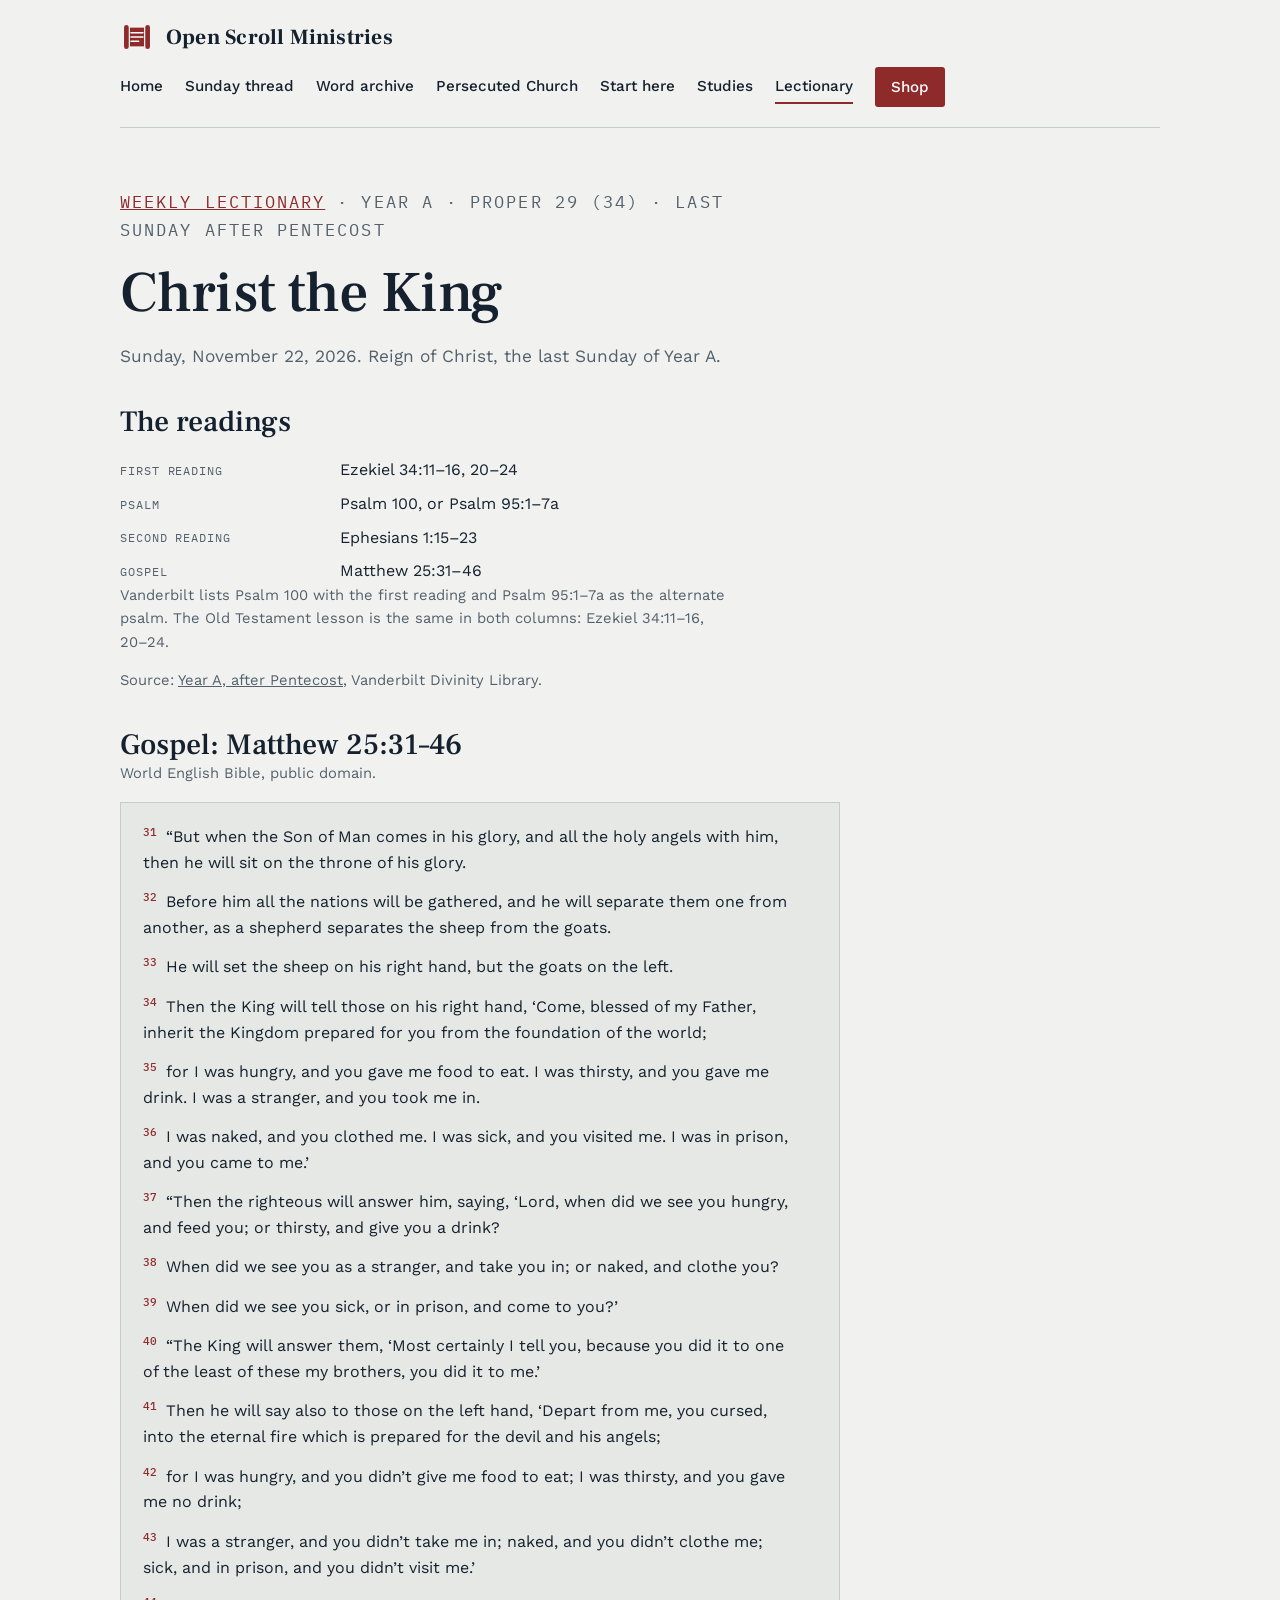
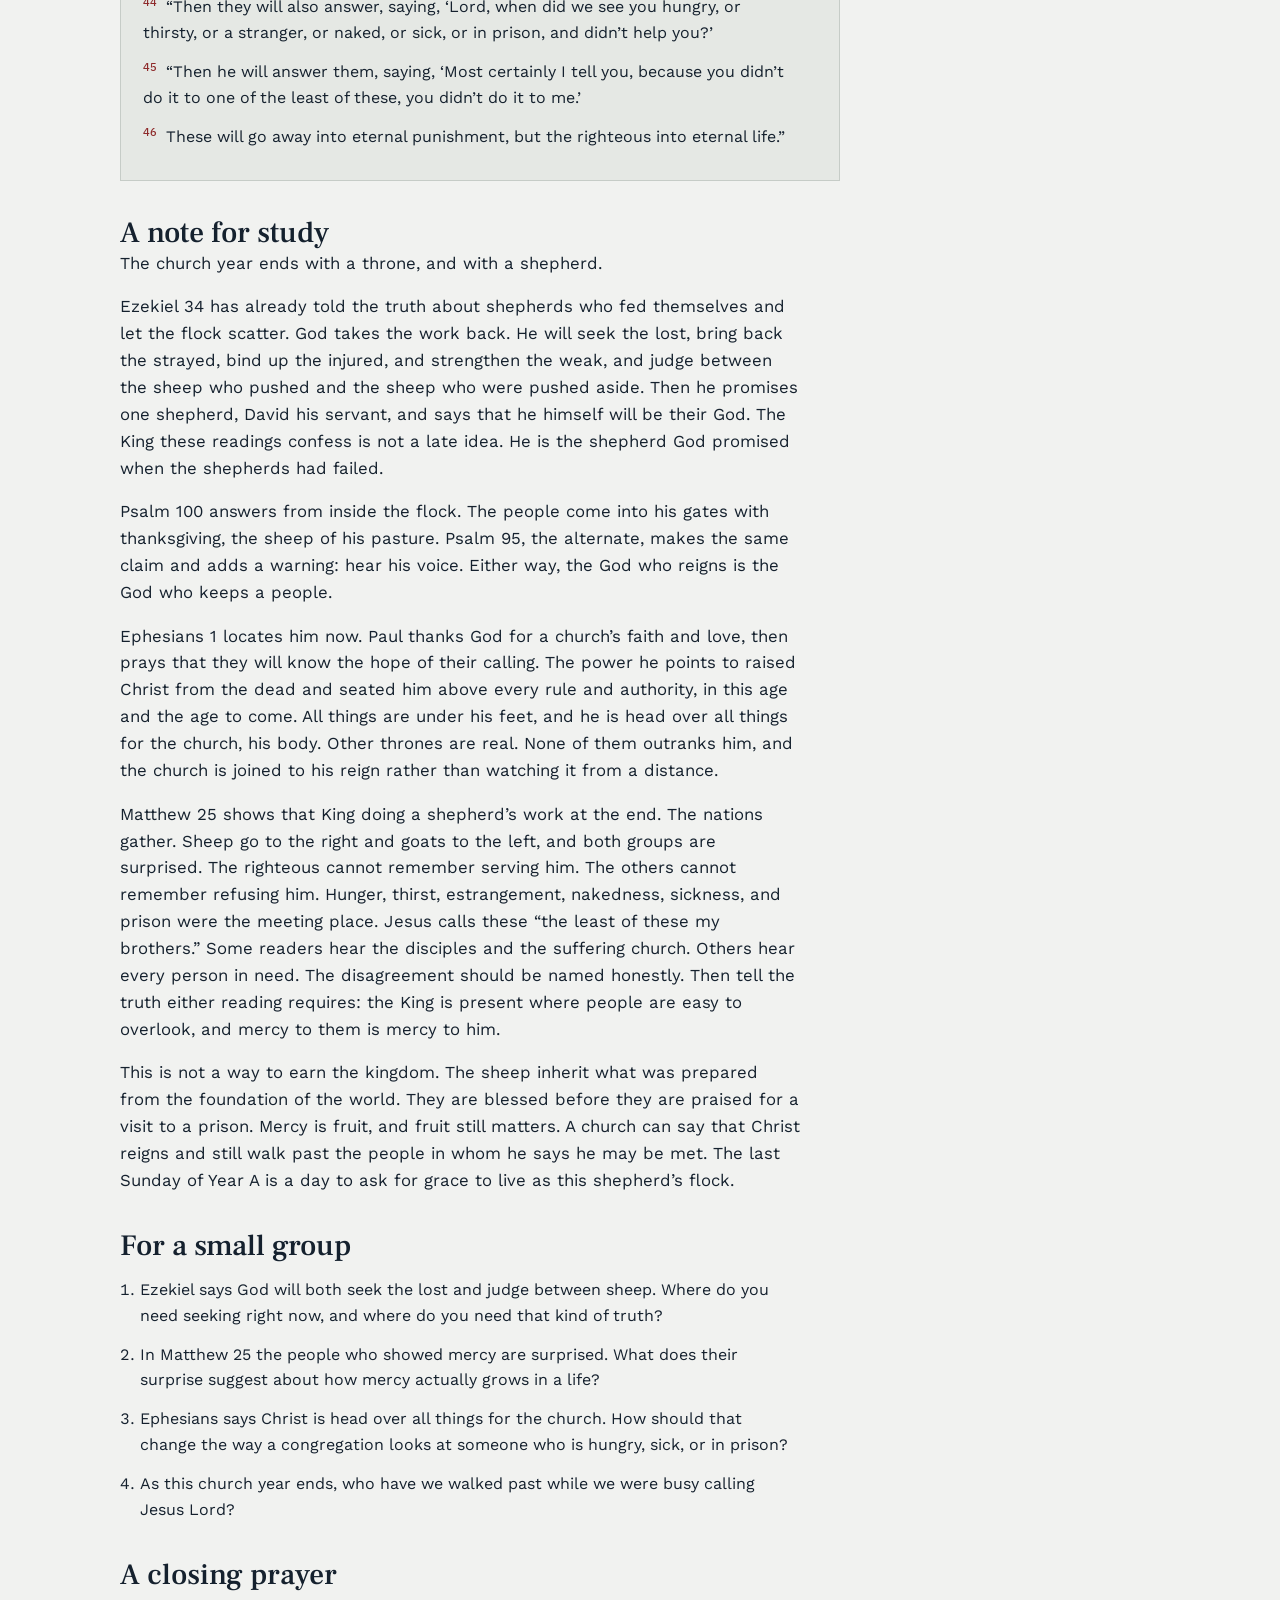
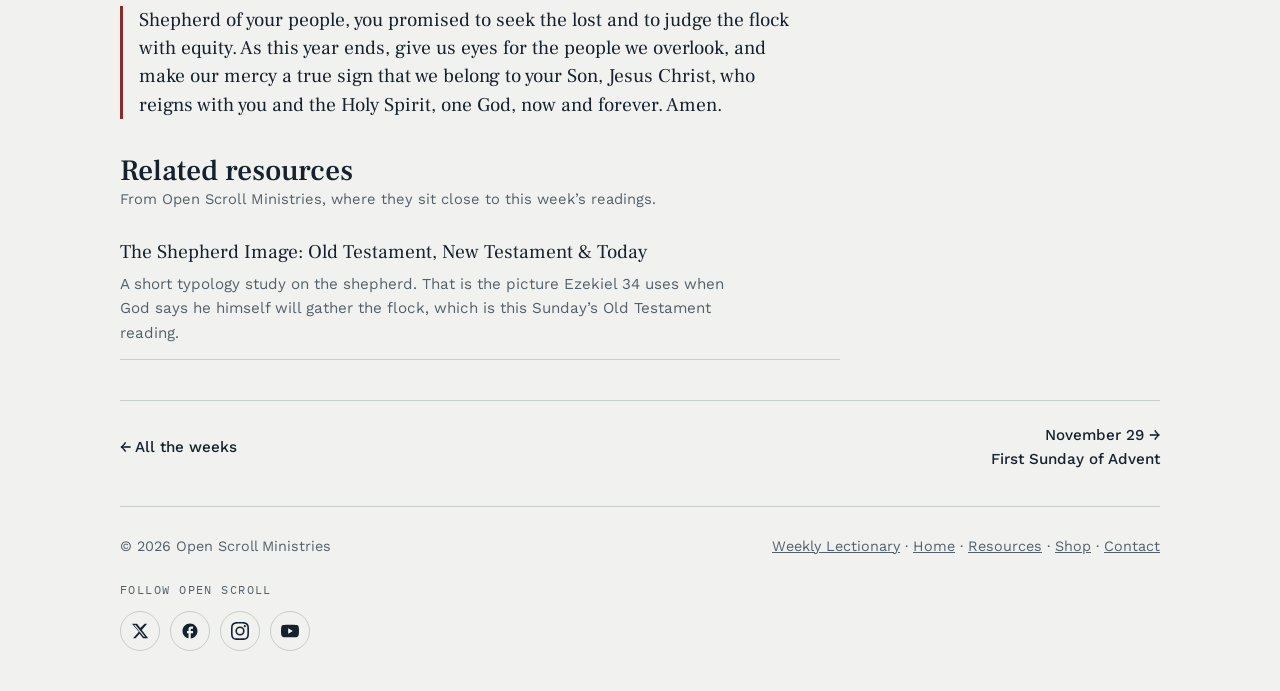
<file: lectionary/2026-11-22-reign-of-christ.html>
<!DOCTYPE html>
<html lang="en">
<head>
<meta charset="utf-8">
<meta name="viewport" content="width=device-width, initial-scale=1">
<title>Christ the King (Reign of Christ), November 22, 2026 | Open Scroll Ministries</title>
<meta name="description" content="Christ the King, November 22, 2026 (Year A). Ezekiel 34, Ephesians 1, and Matthew 25:31–46, with a study note, questions, and a prayer.">
<link rel="canonical" href="https://openscrollministries.com/lectionary/2026-11-22-reign-of-christ.html">
<meta property="og:title" content="Christ the King (Reign of Christ), November 22, 2026 | Open Scroll Ministries">
<meta property="og:description" content="Christ the King, November 22, 2026 (Year A). Ezekiel 34, Ephesians 1, and Matthew 25:31–46, with a study note, questions, and a prayer.">
<meta property="og:type" content="article">
<meta property="og:url" content="https://openscrollministries.com/lectionary/2026-11-22-reign-of-christ.html">
<meta property="og:site_name" content="Open Scroll Ministries">
<meta property="og:locale" content="en_US">
<meta name="twitter:card" content="summary">
<meta name="twitter:title" content="Christ the King (Reign of Christ), November 22, 2026 | Open Scroll Ministries">
<meta name="twitter:description" content="Christ the King, November 22, 2026 (Year A). Ezekiel 34, Ephesians 1, and Matthew 25:31–46, with a study note, questions, and a prayer.">
<link rel="preconnect" href="https://fonts.googleapis.com">
<link rel="preconnect" href="https://fonts.gstatic.com" crossorigin>
<link rel="stylesheet" href="https://fonts.googleapis.com/css2?family=Frank+Ruhl+Libre:wght@400;500;700&amp;family=Work+Sans:wght@400;500;600&amp;family=IBM+Plex+Mono:wght@400;500&amp;display=swap">
<link rel="stylesheet" href="style.css">
</head>
<body>
<div class="wrap">
<header>
  <a class="brand" href="../index.html" aria-label="Open Scroll Ministries home">
    <svg class="seal" viewBox="0 0 40 40" aria-hidden="true"><rect x="9" y="9" width="22" height="22" fill="var(--seal)"/><path d="M13 15h14M13 20h14M13 25h9" stroke="var(--seal-ink)" stroke-width="1.8" stroke-linecap="round"/><rect x="4" y="5" width="7" height="30" rx="3.5" fill="var(--seal)" stroke="var(--bg)" stroke-width="1.5"/><rect x="29" y="5" width="7" height="30" rx="3.5" fill="var(--seal)" stroke="var(--bg)" stroke-width="1.5"/></svg>
    <span>Open Scroll Ministries</span>
  </a>
  <nav aria-label="Main">
    <a href="../index.html">Home</a>
    <a href="../index.html#sunday">Sunday thread</a>
    <a href="../index.html#daily">Word archive</a>
    <a href="../index.html#church">Persecuted Church</a>
    <a href="../index.html#start">Start here</a>
    <a href="../index.html#studies">Studies</a>
    <a href="index.html" aria-current="page">Lectionary</a>
    <a class="shop" href="https://shop.openscrollministries.com" target="_blank" rel="noopener">Shop</a>
  </nav>
</header>
<main>

<!-- Weekly Lectionary. Readings checked against the Vanderbilt Divinity Library Revised Common Lectionary. Quoted Scripture is the World English Bible, public domain. -->
<div class="pagehead">
  <p class="label"><a href="index.html">Weekly Lectionary</a> · Year A · Proper 29 (34) · Last Sunday after Pentecost</p>
  <h1 style="margin-top:12px">Christ the King</h1>
  <p class="lede">Sunday, November 22, 2026. Reign of Christ, the last Sunday of Year A.</p>
</div>

<h2 id="readings">The readings</h2>
<dl class="rd">
<dt>First reading</dt><dd>Ezekiel 34:11–16, 20–24</dd>
<dt>Psalm</dt><dd>Psalm 100, or Psalm 95:1–7a</dd>
<dt>Second reading</dt><dd>Ephesians 1:15–23</dd>
<dt>Gospel</dt><dd>Matthew 25:31–46</dd>
</dl>
<p class="note">Vanderbilt lists Psalm 100 with the first reading and Psalm 95:1–7a as the alternate psalm. The Old Testament lesson is the same in both columns: Ezekiel 34:11–16, 20–24.</p>
<p class="src">Source: <a href="https://lectionary.library.vanderbilt.edu/calendar/2025-26/?season=season_after_pentecost" target="_blank" rel="noopener">Year A, after Pentecost</a>, Vanderbilt Divinity Library.</p>

<h2 id="gospel">Gospel: Matthew 25:31–46</h2>
<p class="note">World English Bible, public domain.</p>
<blockquote class="scripture">
<p><sup>31</sup> “But when the Son of Man comes in his glory, and all the holy angels with him, then he will sit on the throne of his glory.</p>
<p><sup>32</sup> Before him all the nations will be gathered, and he will separate them one from another, as a shepherd separates the sheep from the goats.</p>
<p><sup>33</sup> He will set the sheep on his right hand, but the goats on the left.</p>
<p><sup>34</sup> Then the King will tell those on his right hand, ‘Come, blessed of my Father, inherit the Kingdom prepared for you from the foundation of the world;</p>
<p><sup>35</sup> for I was hungry, and you gave me food to eat. I was thirsty, and you gave me drink. I was a stranger, and you took me in.</p>
<p><sup>36</sup> I was naked, and you clothed me. I was sick, and you visited me. I was in prison, and you came to me.’</p>
<p><sup>37</sup> “Then the righteous will answer him, saying, ‘Lord, when did we see you hungry, and feed you; or thirsty, and give you a drink?</p>
<p><sup>38</sup> When did we see you as a stranger, and take you in; or naked, and clothe you?</p>
<p><sup>39</sup> When did we see you sick, or in prison, and come to you?’</p>
<p><sup>40</sup> “The King will answer them, ‘Most certainly I tell you, because you did it to one of the least of these my brothers, you did it to me.’</p>
<p><sup>41</sup> Then he will say also to those on the left hand, ‘Depart from me, you cursed, into the eternal fire which is prepared for the devil and his angels;</p>
<p><sup>42</sup> for I was hungry, and you didn’t give me food to eat; I was thirsty, and you gave me no drink;</p>
<p><sup>43</sup> I was a stranger, and you didn’t take me in; naked, and you didn’t clothe me; sick, and in prison, and you didn’t visit me.’</p>
<p><sup>44</sup> “Then they will also answer, saying, ‘Lord, when did we see you hungry, or thirsty, or a stranger, or naked, or sick, or in prison, and didn’t help you?’</p>
<p><sup>45</sup> “Then he will answer them, saying, ‘Most certainly I tell you, because you didn’t do it to one of the least of these, you didn’t do it to me.’</p>
<p><sup>46</sup> These will go away into eternal punishment, but the righteous into eternal life.”</p>
</blockquote>

<h2 id="study">A note for study</h2>
<div class="prose">
<p>The church year ends with a throne, and with a shepherd.</p>
<p>Ezekiel 34 has already told the truth about shepherds who fed themselves and let the flock scatter. God takes the work back. He will seek the lost, bring back the strayed, bind up the injured, and strengthen the weak, and judge between the sheep who pushed and the sheep who were pushed aside. Then he promises one shepherd, David his servant, and says that he himself will be their God. The King these readings confess is not a late idea. He is the shepherd God promised when the shepherds had failed.</p>
<p>Psalm 100 answers from inside the flock. The people come into his gates with thanksgiving, the sheep of his pasture. Psalm 95, the alternate, makes the same claim and adds a warning: hear his voice. Either way, the God who reigns is the God who keeps a people.</p>
<p>Ephesians 1 locates him now. Paul thanks God for a church’s faith and love, then prays that they will know the hope of their calling. The power he points to raised Christ from the dead and seated him above every rule and authority, in this age and the age to come. All things are under his feet, and he is head over all things for the church, his body. Other thrones are real. None of them outranks him, and the church is joined to his reign rather than watching it from a distance.</p>
<p>Matthew 25 shows that King doing a shepherd’s work at the end. The nations gather. Sheep go to the right and goats to the left, and both groups are surprised. The righteous cannot remember serving him. The others cannot remember refusing him. Hunger, thirst, estrangement, nakedness, sickness, and prison were the meeting place. Jesus calls these “the least of these my brothers.” Some readers hear the disciples and the suffering church. Others hear every person in need. The disagreement should be named honestly. Then tell the truth either reading requires: the King is present where people are easy to overlook, and mercy to them is mercy to him.</p>
<p>This is not a way to earn the kingdom. The sheep inherit what was prepared from the foundation of the world. They are blessed before they are praised for a visit to a prison. Mercy is fruit, and fruit still matters. A church can say that Christ reigns and still walk past the people in whom he says he may be met. The last Sunday of Year A is a day to ask for grace to live as this shepherd’s flock.</p>
</div>

<h2 id="questions">For a small group</h2>
<ol class="questions">
<li>Ezekiel says God will both seek the lost and judge between sheep. Where do you need seeking right now, and where do you need that kind of truth?</li>
<li>In Matthew 25 the people who showed mercy are surprised. What does their surprise suggest about how mercy actually grows in a life?</li>
<li>Ephesians says Christ is head over all things for the church. How should that change the way a congregation looks at someone who is hungry, sick, or in prison?</li>
<li>As this church year ends, who have we walked past while we were busy calling Jesus Lord?</li>
</ol>

<h2 id="prayer">A closing prayer</h2>
<p class="prayer">Shepherd of your people, you promised to seek the lost and to judge the flock with equity. As this year ends, give us eyes for the people we overlook, and make our mercy a true sign that we belong to your Son, Jesus Christ, who reigns with you and the Holy Spirit, one God, now and forever. Amen.</p>

<h2 id="resources">Related resources</h2>
<p class="note">From Open Scroll Ministries, where they sit close to this week’s readings.</p>
<ul class="resources">
<li><a href="https://shop.openscrollministries.com/b/WbvfV" target="_blank" rel="noopener">The Shepherd Image: Old Testament, New Testament &amp; Today</a><p>A short typology study on the shepherd. That is the picture Ezekiel 34 uses when God says he himself will gather the flock, which is this Sunday’s Old Testament reading.</p></li>
</ul>
<nav class="weeknav" aria-label="Other Sundays"><a href="index.html">← All the weeks</a><a class="next" href="2026-11-29-advent-1.html">November 29 →<br>First Sunday of Advent</a></nav>
<script type="application/ld+json">
{
  "@context": "https://schema.org",
  "@type": "Article",
  "headline": "Christ the King (Reign of Christ)",
  "datePublished": "2026-11-22",
  "description": "Christ the King, November 22, 2026 (Year A). Ezekiel 34, Ephesians 1, and Matthew 25:31–46, with a study note, questions, and a prayer.",
  "inLanguage": "en",
  "mainEntityOfPage": "https://openscrollministries.com/lectionary/2026-11-22-reign-of-christ.html",
  "publisher": {
    "@type": "Organization",
    "name": "Open Scroll Ministries",
    "url": "https://openscrollministries.com/"
  }
}
</script>

</main>
<footer>
  <div class="foot-row">
    <span>© 2026 Open Scroll Ministries</span>
    <span><a href="index.html">Weekly Lectionary</a> · <a href="../index.html">Home</a> · <a href="../resources/">Resources</a> · <a href="https://shop.openscrollministries.com" target="_blank" rel="noopener">Shop</a> · <a href="https://shop.openscrollministries.com/contact" target="_blank" rel="noopener">Contact</a></span>
  </div>
  <div class="follow">
    <p class="follow-label" id="follow-label">Follow Open Scroll</p>
    <nav class="social" aria-labelledby="follow-label">
      <a href="https://x.com/openscrollmin" target="_blank" rel="noopener" aria-label="Open Scroll Ministries on X"><svg viewBox="0 0 24 24" aria-hidden="true" focusable="false"><path d="M18.244 2.25h3.308l-7.227 8.26 8.502 11.24H16.17l-4.714-6.231-5.401 6.231H2.744l7.727-8.828L1.254 2.25H8.08l4.261 5.688L18.244 2.25zm-1.161 17.52h1.833L6.012 4.126H4.045l13.038 15.644z"/></svg></a>
      <a href="https://www.facebook.com/Openscrollministries" target="_blank" rel="noopener" aria-label="Open Scroll Ministries on Facebook"><svg viewBox="0 0 24 24" aria-hidden="true" focusable="false"><path d="M22 12c0-5.52-4.48-10-10-10S2 6.48 2 12c0 4.84 3.44 8.87 8 9.8V15H8v-3h2V9.5C10 7.57 11.57 6 13.5 6H16v3h-2c-.55 0-1 .45-1 1v2h3v3h-3v6.95c5.05-.5 9-4.76 9-9.95z"/></svg></a>
      <a href="https://www.instagram.com/open.scroll.ministries" target="_blank" rel="noopener" aria-label="Open Scroll Ministries on Instagram"><svg viewBox="0 0 24 24" aria-hidden="true" focusable="false"><path d="M12 2.163c3.204 0 3.584.012 4.85.07 3.052.148 4.771 1.691 4.919 4.919.058 1.265.069 1.645.069 4.849 0 3.205-.012 3.584-.069 4.849-.149 3.225-1.664 4.771-4.919 4.919-1.266.058-1.644.07-4.85.07-3.204 0-3.584-.012-4.849-.07-3.26-.149-4.771-1.699-4.919-4.92-.058-1.265-.07-1.644-.07-4.849 0-3.204.013-3.583.07-4.849.149-3.227 1.664-4.771 4.919-4.919 1.266-.057 1.645-.069 4.849-.069zM12 0C8.741 0 8.333.014 7.053.072 2.695.272.273 2.69.073 7.052.014 8.333 0 8.741 0 12c0 3.259.014 3.668.072 4.948.2 4.358 2.618 6.78 6.98 6.98C8.333 23.986 8.741 24 12 24c3.259 0 3.668-.014 4.948-.072 4.354-.2 6.782-2.618 6.979-6.98.059-1.28.073-1.689.073-4.948 0-3.259-.014-3.667-.072-4.947-.196-4.354-2.617-6.78-6.979-6.98C15.668.014 15.259 0 12 0zm0 5.838a6.162 6.162 0 1 0 0 12.324 6.162 6.162 0 0 0 0-12.324zM12 16a4 4 0 1 1 0-8 4 4 0 0 1 0 8zm6.406-11.845a1.44 1.44 0 1 0 0 2.881 1.44 1.44 0 0 0 0-2.881z"/></svg></a>
      <a href="https://www.youtube.com/@OpenScroll-h8x" target="_blank" rel="noopener" aria-label="Open Scroll Ministries on YouTube"><svg viewBox="0 0 24 24" aria-hidden="true" focusable="false"><path d="M23.498 6.186a3.016 3.016 0 0 0-2.122-2.136C19.505 3.545 12 3.545 12 3.545s-7.505 0-9.377.505A3.017 3.017 0 0 0 .502 6.186C0 8.07 0 12 0 12s0 3.93.502 5.814a3.016 3.016 0 0 0 2.122 2.136c1.871.505 9.376.505 9.376.505s7.505 0 9.377-.505a3.015 3.015 0 0 0 2.122-2.136C24 15.93 24 12 24 12s0-3.93-.502-5.814zM9.545 15.568V8.432L15.818 12l-6.273 3.568z"/></svg></a>
    </nav>
  </div>
</footer>
</div>
</body>
</html>
</file>
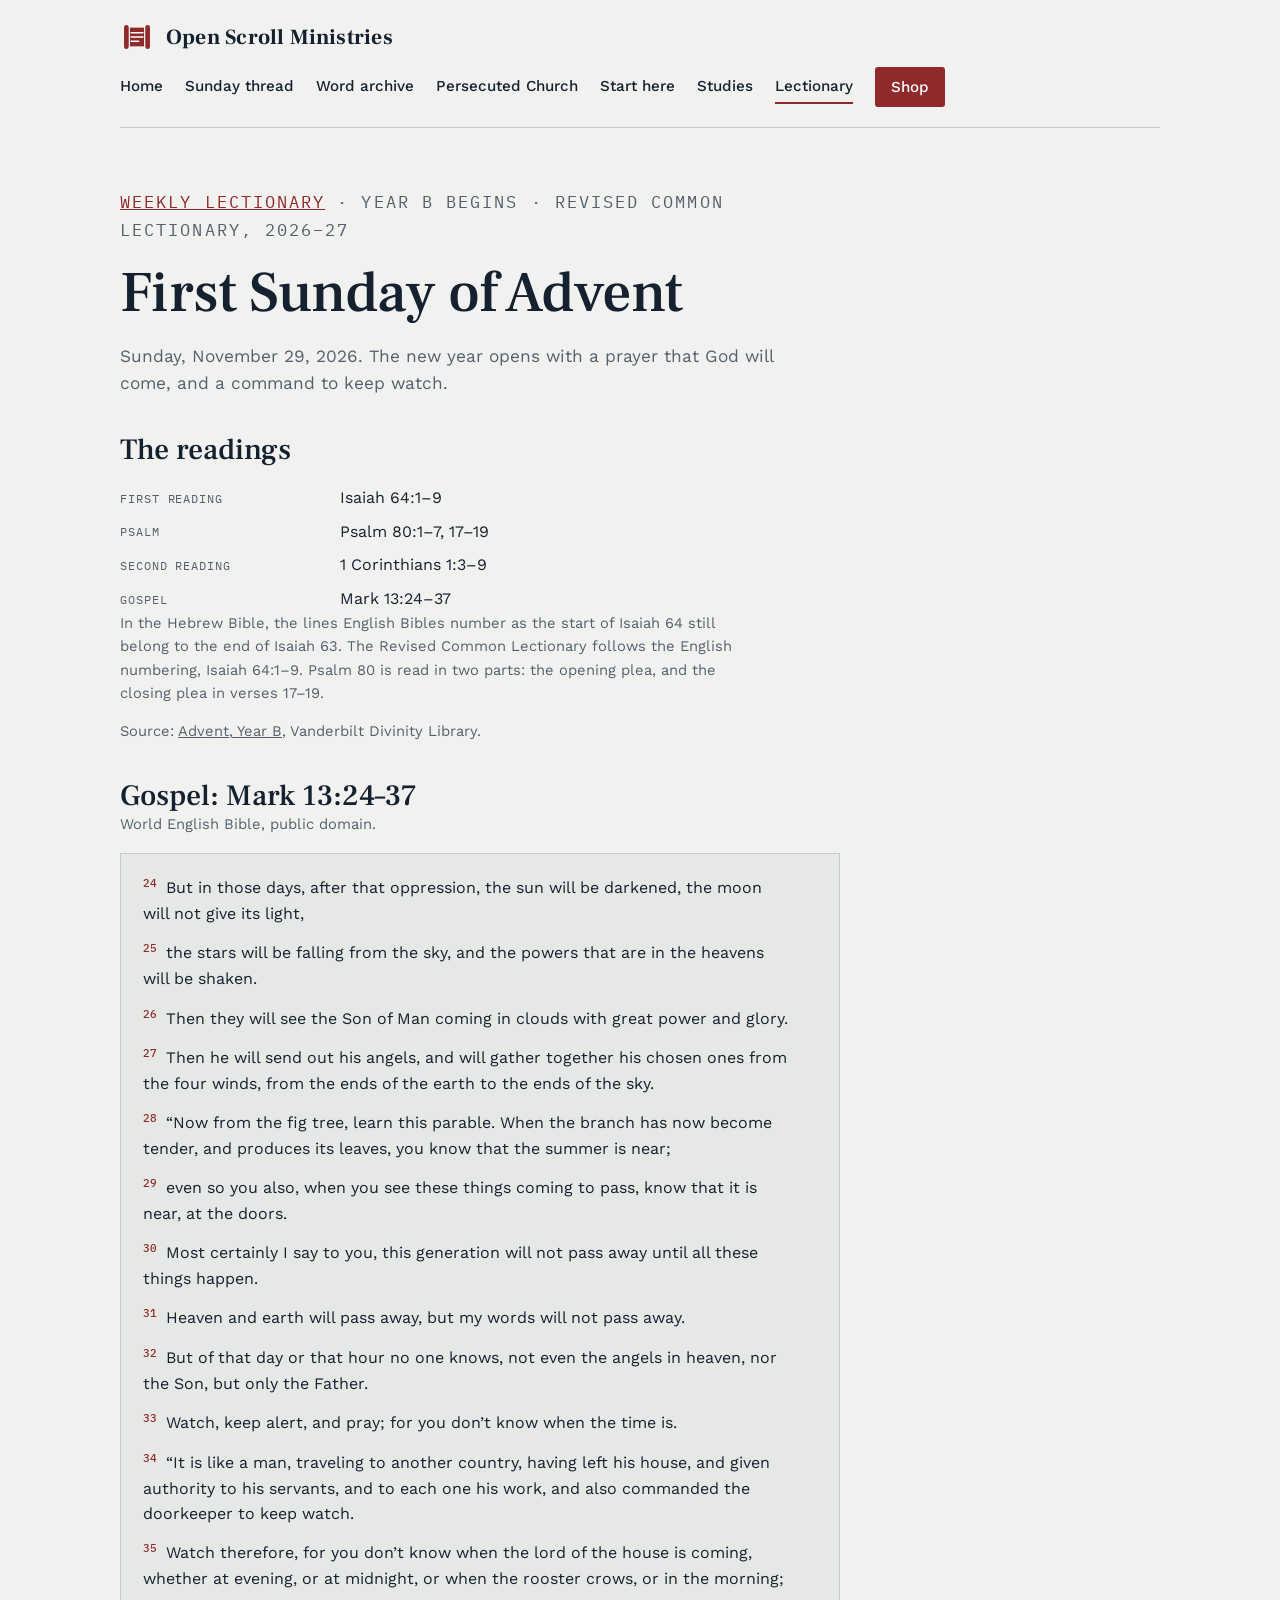
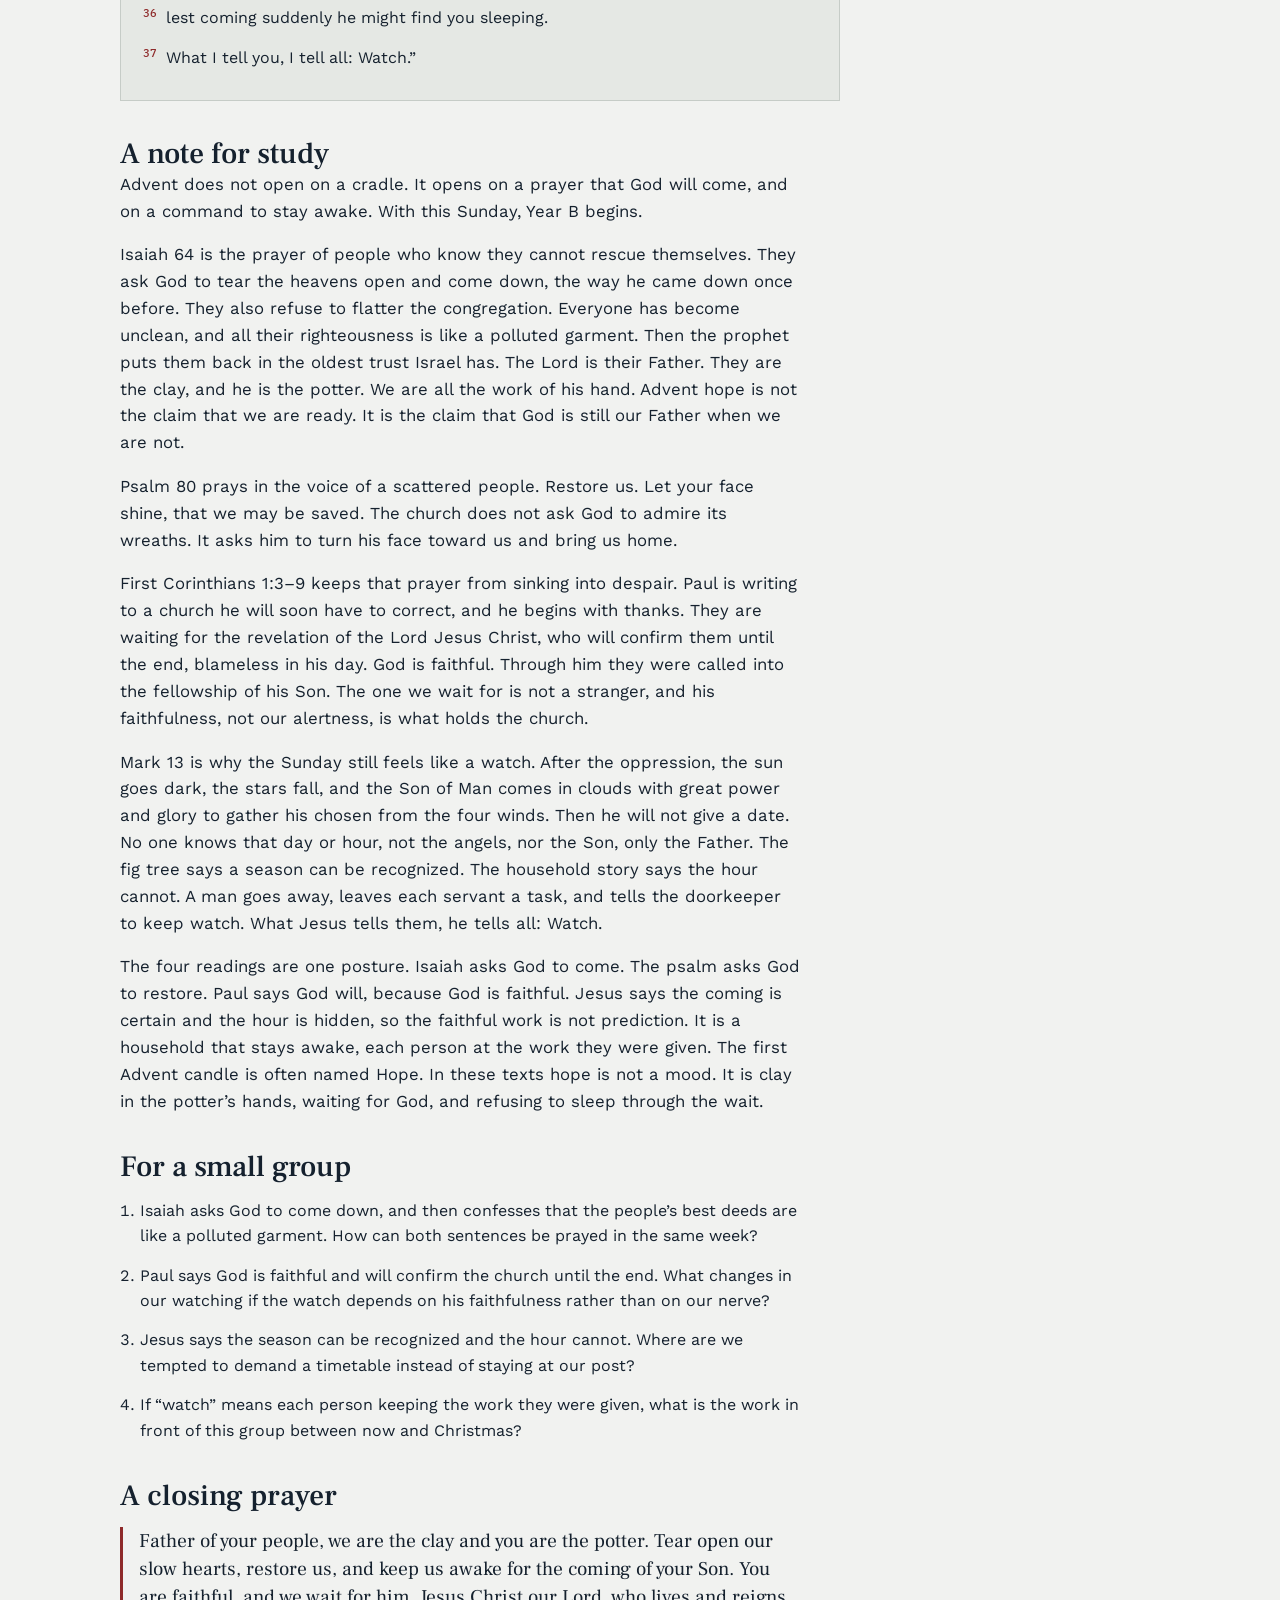
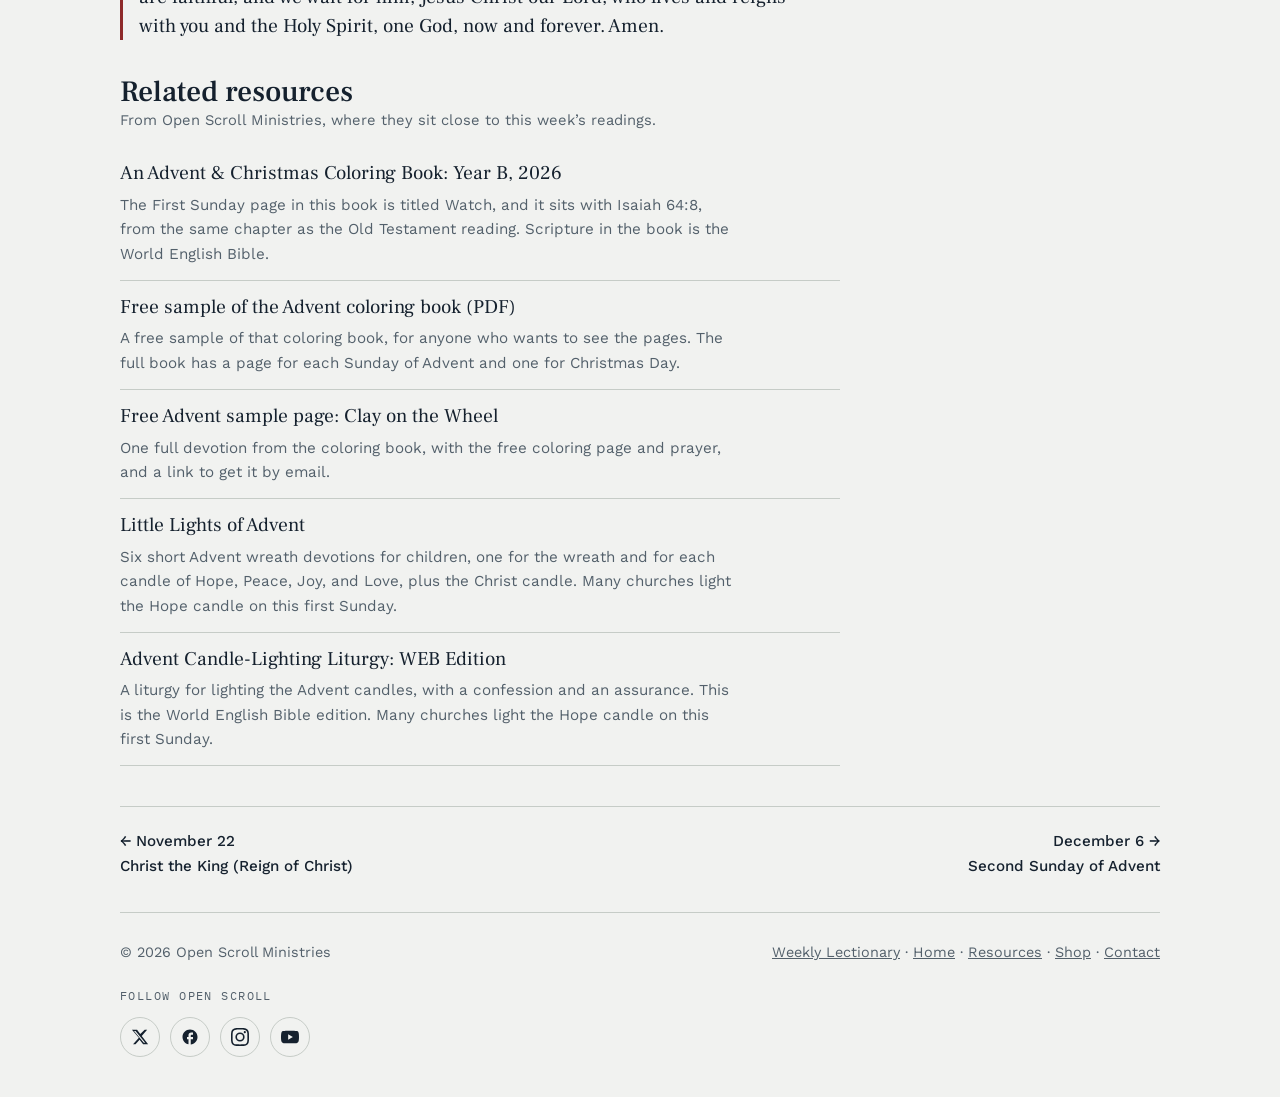
<file: lectionary/2026-11-29-advent-1.html>
<!DOCTYPE html>
<html lang="en">
<head>
<meta charset="utf-8">
<meta name="viewport" content="width=device-width, initial-scale=1">
<title>First Sunday of Advent, November 29, 2026 | Open Scroll Ministries</title>
<meta name="description" content="First Sunday of Advent, November 29, 2026 (Year B). Isaiah 64, Psalm 80, 1 Corinthians 1, and Mark 13:24–37, with a study note and a prayer.">
<link rel="canonical" href="https://openscrollministries.com/lectionary/2026-11-29-advent-1.html">
<meta property="og:title" content="First Sunday of Advent, November 29, 2026 | Open Scroll Ministries">
<meta property="og:description" content="First Sunday of Advent, November 29, 2026 (Year B). Isaiah 64, Psalm 80, 1 Corinthians 1, and Mark 13:24–37, with a study note and a prayer.">
<meta property="og:type" content="article">
<meta property="og:url" content="https://openscrollministries.com/lectionary/2026-11-29-advent-1.html">
<meta property="og:site_name" content="Open Scroll Ministries">
<meta property="og:locale" content="en_US">
<meta name="twitter:card" content="summary">
<meta name="twitter:title" content="First Sunday of Advent, November 29, 2026 | Open Scroll Ministries">
<meta name="twitter:description" content="First Sunday of Advent, November 29, 2026 (Year B). Isaiah 64, Psalm 80, 1 Corinthians 1, and Mark 13:24–37, with a study note and a prayer.">
<link rel="preconnect" href="https://fonts.googleapis.com">
<link rel="preconnect" href="https://fonts.gstatic.com" crossorigin>
<link rel="stylesheet" href="https://fonts.googleapis.com/css2?family=Frank+Ruhl+Libre:wght@400;500;700&amp;family=Work+Sans:wght@400;500;600&amp;family=IBM+Plex+Mono:wght@400;500&amp;display=swap">
<link rel="stylesheet" href="style.css">
</head>
<body>
<div class="wrap">
<header>
  <a class="brand" href="../index.html" aria-label="Open Scroll Ministries home">
    <svg class="seal" viewBox="0 0 40 40" aria-hidden="true"><rect x="9" y="9" width="22" height="22" fill="var(--seal)"/><path d="M13 15h14M13 20h14M13 25h9" stroke="var(--seal-ink)" stroke-width="1.8" stroke-linecap="round"/><rect x="4" y="5" width="7" height="30" rx="3.5" fill="var(--seal)" stroke="var(--bg)" stroke-width="1.5"/><rect x="29" y="5" width="7" height="30" rx="3.5" fill="var(--seal)" stroke="var(--bg)" stroke-width="1.5"/></svg>
    <span>Open Scroll Ministries</span>
  </a>
  <nav aria-label="Main">
    <a href="../index.html">Home</a>
    <a href="../index.html#sunday">Sunday thread</a>
    <a href="../index.html#daily">Word archive</a>
    <a href="../index.html#church">Persecuted Church</a>
    <a href="../index.html#start">Start here</a>
    <a href="../index.html#studies">Studies</a>
    <a href="index.html" aria-current="page">Lectionary</a>
    <a class="shop" href="https://shop.openscrollministries.com" target="_blank" rel="noopener">Shop</a>
  </nav>
</header>
<main>

<!-- Weekly Lectionary. Readings checked against the Vanderbilt Divinity Library Revised Common Lectionary. Quoted Scripture is the World English Bible, public domain. -->
<div class="pagehead">
  <p class="label"><a href="index.html">Weekly Lectionary</a> · Year B begins · Revised Common Lectionary, 2026–27</p>
  <h1 style="margin-top:12px">First Sunday of Advent</h1>
  <p class="lede">Sunday, November 29, 2026. The new year opens with a prayer that God will come, and a command to keep watch.</p>
</div>

<h2 id="readings">The readings</h2>
<dl class="rd">
<dt>First reading</dt><dd>Isaiah 64:1–9</dd>
<dt>Psalm</dt><dd>Psalm 80:1–7, 17–19</dd>
<dt>Second reading</dt><dd>1 Corinthians 1:3–9</dd>
<dt>Gospel</dt><dd>Mark 13:24–37</dd>
</dl>
<p class="note">In the Hebrew Bible, the lines English Bibles number as the start of Isaiah 64 still belong to the end of Isaiah 63. The Revised Common Lectionary follows the English numbering, Isaiah 64:1–9. Psalm 80 is read in two parts: the opening plea, and the closing plea in verses 17–19.</p>
<p class="src">Source: <a href="https://lectionary.library.vanderbilt.edu/calendar/2026-27/?season=advent" target="_blank" rel="noopener">Advent, Year B</a>, Vanderbilt Divinity Library.</p>

<h2 id="gospel">Gospel: Mark 13:24–37</h2>
<p class="note">World English Bible, public domain.</p>
<blockquote class="scripture">
<p><sup>24</sup> But in those days, after that oppression, the sun will be darkened, the moon will not give its light,</p>
<p><sup>25</sup> the stars will be falling from the sky, and the powers that are in the heavens will be shaken.</p>
<p><sup>26</sup> Then they will see the Son of Man coming in clouds with great power and glory.</p>
<p><sup>27</sup> Then he will send out his angels, and will gather together his chosen ones from the four winds, from the ends of the earth to the ends of the sky.</p>
<p><sup>28</sup> “Now from the fig tree, learn this parable. When the branch has now become tender, and produces its leaves, you know that the summer is near;</p>
<p><sup>29</sup> even so you also, when you see these things coming to pass, know that it is near, at the doors.</p>
<p><sup>30</sup> Most certainly I say to you, this generation will not pass away until all these things happen.</p>
<p><sup>31</sup> Heaven and earth will pass away, but my words will not pass away.</p>
<p><sup>32</sup> But of that day or that hour no one knows, not even the angels in heaven, nor the Son, but only the Father.</p>
<p><sup>33</sup> Watch, keep alert, and pray; for you don’t know when the time is.</p>
<p><sup>34</sup> “It is like a man, traveling to another country, having left his house, and given authority to his servants, and to each one his work, and also commanded the doorkeeper to keep watch.</p>
<p><sup>35</sup> Watch therefore, for you don’t know when the lord of the house is coming, whether at evening, or at midnight, or when the rooster crows, or in the morning;</p>
<p><sup>36</sup> lest coming suddenly he might find you sleeping.</p>
<p><sup>37</sup> What I tell you, I tell all: Watch.”</p>
</blockquote>

<h2 id="study">A note for study</h2>
<div class="prose">
<p>Advent does not open on a cradle. It opens on a prayer that God will come, and on a command to stay awake. With this Sunday, Year B begins.</p>
<p>Isaiah 64 is the prayer of people who know they cannot rescue themselves. They ask God to tear the heavens open and come down, the way he came down once before. They also refuse to flatter the congregation. Everyone has become unclean, and all their righteousness is like a polluted garment. Then the prophet puts them back in the oldest trust Israel has. The Lord is their Father. They are the clay, and he is the potter. We are all the work of his hand. Advent hope is not the claim that we are ready. It is the claim that God is still our Father when we are not.</p>
<p>Psalm 80 prays in the voice of a scattered people. Restore us. Let your face shine, that we may be saved. The church does not ask God to admire its wreaths. It asks him to turn his face toward us and bring us home.</p>
<p>First Corinthians 1:3–9 keeps that prayer from sinking into despair. Paul is writing to a church he will soon have to correct, and he begins with thanks. They are waiting for the revelation of the Lord Jesus Christ, who will confirm them until the end, blameless in his day. God is faithful. Through him they were called into the fellowship of his Son. The one we wait for is not a stranger, and his faithfulness, not our alertness, is what holds the church.</p>
<p>Mark 13 is why the Sunday still feels like a watch. After the oppression, the sun goes dark, the stars fall, and the Son of Man comes in clouds with great power and glory to gather his chosen from the four winds. Then he will not give a date. No one knows that day or hour, not the angels, nor the Son, only the Father. The fig tree says a season can be recognized. The household story says the hour cannot. A man goes away, leaves each servant a task, and tells the doorkeeper to keep watch. What Jesus tells them, he tells all: Watch.</p>
<p>The four readings are one posture. Isaiah asks God to come. The psalm asks God to restore. Paul says God will, because God is faithful. Jesus says the coming is certain and the hour is hidden, so the faithful work is not prediction. It is a household that stays awake, each person at the work they were given. The first Advent candle is often named Hope. In these texts hope is not a mood. It is clay in the potter’s hands, waiting for God, and refusing to sleep through the wait.</p>
</div>

<h2 id="questions">For a small group</h2>
<ol class="questions">
<li>Isaiah asks God to come down, and then confesses that the people’s best deeds are like a polluted garment. How can both sentences be prayed in the same week?</li>
<li>Paul says God is faithful and will confirm the church until the end. What changes in our watching if the watch depends on his faithfulness rather than on our nerve?</li>
<li>Jesus says the season can be recognized and the hour cannot. Where are we tempted to demand a timetable instead of staying at our post?</li>
<li>If “watch” means each person keeping the work they were given, what is the work in front of this group between now and Christmas?</li>
</ol>

<h2 id="prayer">A closing prayer</h2>
<p class="prayer">Father of your people, we are the clay and you are the potter. Tear open our slow hearts, restore us, and keep us awake for the coming of your Son. You are faithful, and we wait for him, Jesus Christ our Lord, who lives and reigns with you and the Holy Spirit, one God, now and forever. Amen.</p>

<h2 id="resources">Related resources</h2>
<p class="note">From Open Scroll Ministries, where they sit close to this week’s readings.</p>
<ul class="resources">
<li><a href="https://shop.openscrollministries.com/b/H158g" target="_blank" rel="noopener">An Advent &amp; Christmas Coloring Book: Year B, 2026</a><p>The First Sunday page in this book is titled Watch, and it sits with Isaiah 64:8, from the same chapter as the Old Testament reading. Scripture in the book is the World English Bible.</p></li>
<li><a href="../media/Advent-Christmas-Coloring-Book-2026-FREE-SAMPLE.pdf">Free sample of the Advent coloring book (PDF)</a><p>A free sample of that coloring book, for anyone who wants to see the pages. The full book has a page for each Sunday of Advent and one for Christmas Day.</p></li>
<li><a href="../free-advent-sample/">Free Advent sample page: Clay on the Wheel</a><p>One full devotion from the coloring book, with the free coloring page and prayer, and a link to get it by email.</p></li>
<li><a href="https://shop.openscrollministries.com/b/g4dKb" target="_blank" rel="noopener">Little Lights of Advent</a><p>Six short Advent wreath devotions for children, one for the wreath and for each candle of Hope, Peace, Joy, and Love, plus the Christ candle. Many churches light the Hope candle on this first Sunday.</p></li>
<li><a href="https://shop.openscrollministries.com/b/Kyv3Y" target="_blank" rel="noopener">Advent Candle-Lighting Liturgy: WEB Edition</a><p>A liturgy for lighting the Advent candles, with a confession and an assurance. This is the World English Bible edition. Many churches light the Hope candle on this first Sunday.</p></li>
</ul>
<nav class="weeknav" aria-label="Other Sundays"><a href="2026-11-22-reign-of-christ.html">← November 22<br>Christ the King (Reign of Christ)</a><a class="next" href="2026-12-06-advent-2.html">December 6 →<br>Second Sunday of Advent</a></nav>
<script type="application/ld+json">
{
  "@context": "https://schema.org",
  "@type": "Article",
  "headline": "First Sunday of Advent",
  "datePublished": "2026-11-29",
  "description": "First Sunday of Advent, November 29, 2026 (Year B). Isaiah 64, Psalm 80, 1 Corinthians 1, and Mark 13:24–37, with a study note and a prayer.",
  "inLanguage": "en",
  "mainEntityOfPage": "https://openscrollministries.com/lectionary/2026-11-29-advent-1.html",
  "publisher": {
    "@type": "Organization",
    "name": "Open Scroll Ministries",
    "url": "https://openscrollministries.com/"
  }
}
</script>

</main>
<footer>
  <div class="foot-row">
    <span>© 2026 Open Scroll Ministries</span>
    <span><a href="index.html">Weekly Lectionary</a> · <a href="../index.html">Home</a> · <a href="../resources/">Resources</a> · <a href="https://shop.openscrollministries.com" target="_blank" rel="noopener">Shop</a> · <a href="https://shop.openscrollministries.com/contact" target="_blank" rel="noopener">Contact</a></span>
  </div>
  <div class="follow">
    <p class="follow-label" id="follow-label">Follow Open Scroll</p>
    <nav class="social" aria-labelledby="follow-label">
      <a href="https://x.com/openscrollmin" target="_blank" rel="noopener" aria-label="Open Scroll Ministries on X"><svg viewBox="0 0 24 24" aria-hidden="true" focusable="false"><path d="M18.244 2.25h3.308l-7.227 8.26 8.502 11.24H16.17l-4.714-6.231-5.401 6.231H2.744l7.727-8.828L1.254 2.25H8.08l4.261 5.688L18.244 2.25zm-1.161 17.52h1.833L6.012 4.126H4.045l13.038 15.644z"/></svg></a>
      <a href="https://www.facebook.com/Openscrollministries" target="_blank" rel="noopener" aria-label="Open Scroll Ministries on Facebook"><svg viewBox="0 0 24 24" aria-hidden="true" focusable="false"><path d="M22 12c0-5.52-4.48-10-10-10S2 6.48 2 12c0 4.84 3.44 8.87 8 9.8V15H8v-3h2V9.5C10 7.57 11.57 6 13.5 6H16v3h-2c-.55 0-1 .45-1 1v2h3v3h-3v6.95c5.05-.5 9-4.76 9-9.95z"/></svg></a>
      <a href="https://www.instagram.com/open.scroll.ministries" target="_blank" rel="noopener" aria-label="Open Scroll Ministries on Instagram"><svg viewBox="0 0 24 24" aria-hidden="true" focusable="false"><path d="M12 2.163c3.204 0 3.584.012 4.85.07 3.052.148 4.771 1.691 4.919 4.919.058 1.265.069 1.645.069 4.849 0 3.205-.012 3.584-.069 4.849-.149 3.225-1.664 4.771-4.919 4.919-1.266.058-1.644.07-4.85.07-3.204 0-3.584-.012-4.849-.07-3.26-.149-4.771-1.699-4.919-4.92-.058-1.265-.07-1.644-.07-4.849 0-3.204.013-3.583.07-4.849.149-3.227 1.664-4.771 4.919-4.919 1.266-.057 1.645-.069 4.849-.069zM12 0C8.741 0 8.333.014 7.053.072 2.695.272.273 2.69.073 7.052.014 8.333 0 8.741 0 12c0 3.259.014 3.668.072 4.948.2 4.358 2.618 6.78 6.98 6.98C8.333 23.986 8.741 24 12 24c3.259 0 3.668-.014 4.948-.072 4.354-.2 6.782-2.618 6.979-6.98.059-1.28.073-1.689.073-4.948 0-3.259-.014-3.667-.072-4.947-.196-4.354-2.617-6.78-6.979-6.98C15.668.014 15.259 0 12 0zm0 5.838a6.162 6.162 0 1 0 0 12.324 6.162 6.162 0 0 0 0-12.324zM12 16a4 4 0 1 1 0-8 4 4 0 0 1 0 8zm6.406-11.845a1.44 1.44 0 1 0 0 2.881 1.44 1.44 0 0 0 0-2.881z"/></svg></a>
      <a href="https://www.youtube.com/@OpenScroll-h8x" target="_blank" rel="noopener" aria-label="Open Scroll Ministries on YouTube"><svg viewBox="0 0 24 24" aria-hidden="true" focusable="false"><path d="M23.498 6.186a3.016 3.016 0 0 0-2.122-2.136C19.505 3.545 12 3.545 12 3.545s-7.505 0-9.377.505A3.017 3.017 0 0 0 .502 6.186C0 8.07 0 12 0 12s0 3.93.502 5.814a3.016 3.016 0 0 0 2.122 2.136c1.871.505 9.376.505 9.376.505s7.505 0 9.377-.505a3.015 3.015 0 0 0 2.122-2.136C24 15.93 24 12 24 12s0-3.93-.502-5.814zM9.545 15.568V8.432L15.818 12l-6.273 3.568z"/></svg></a>
    </nav>
  </div>
</footer>
</div>
</body>
</html>
</file>
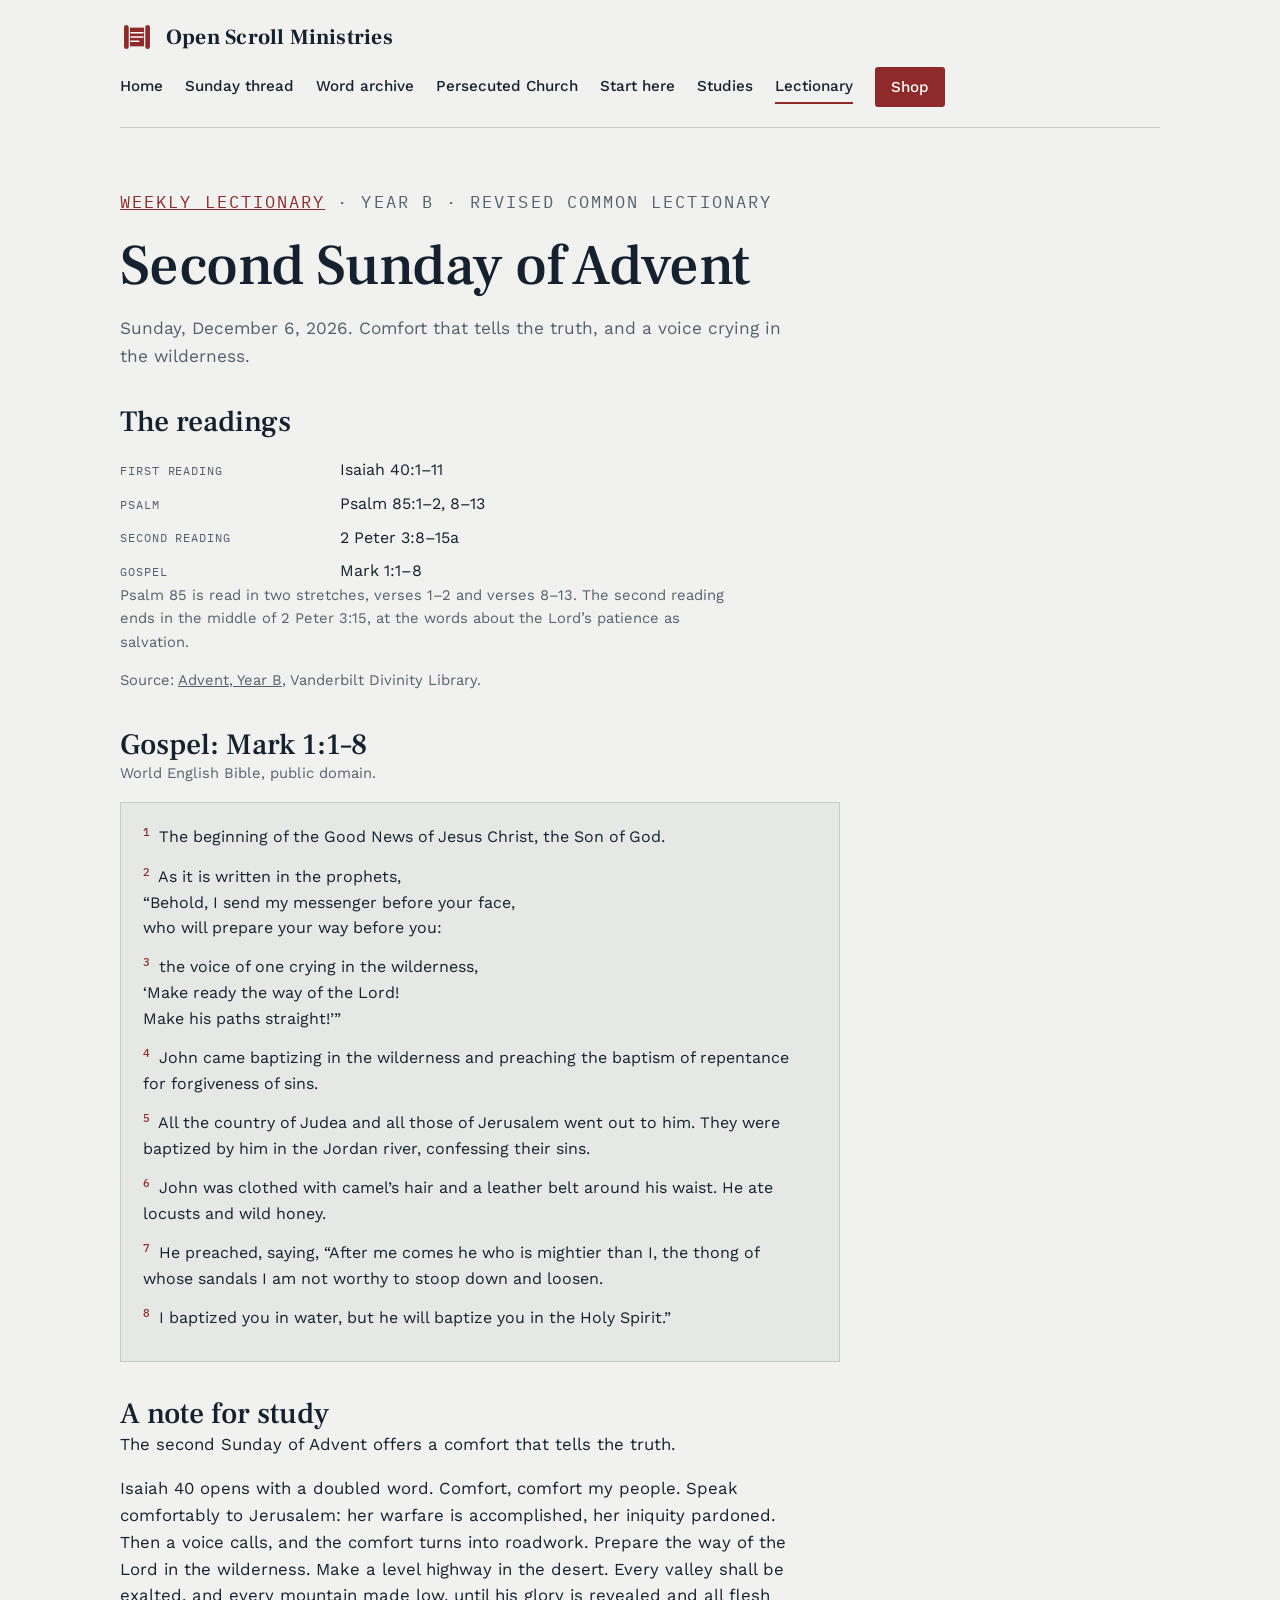
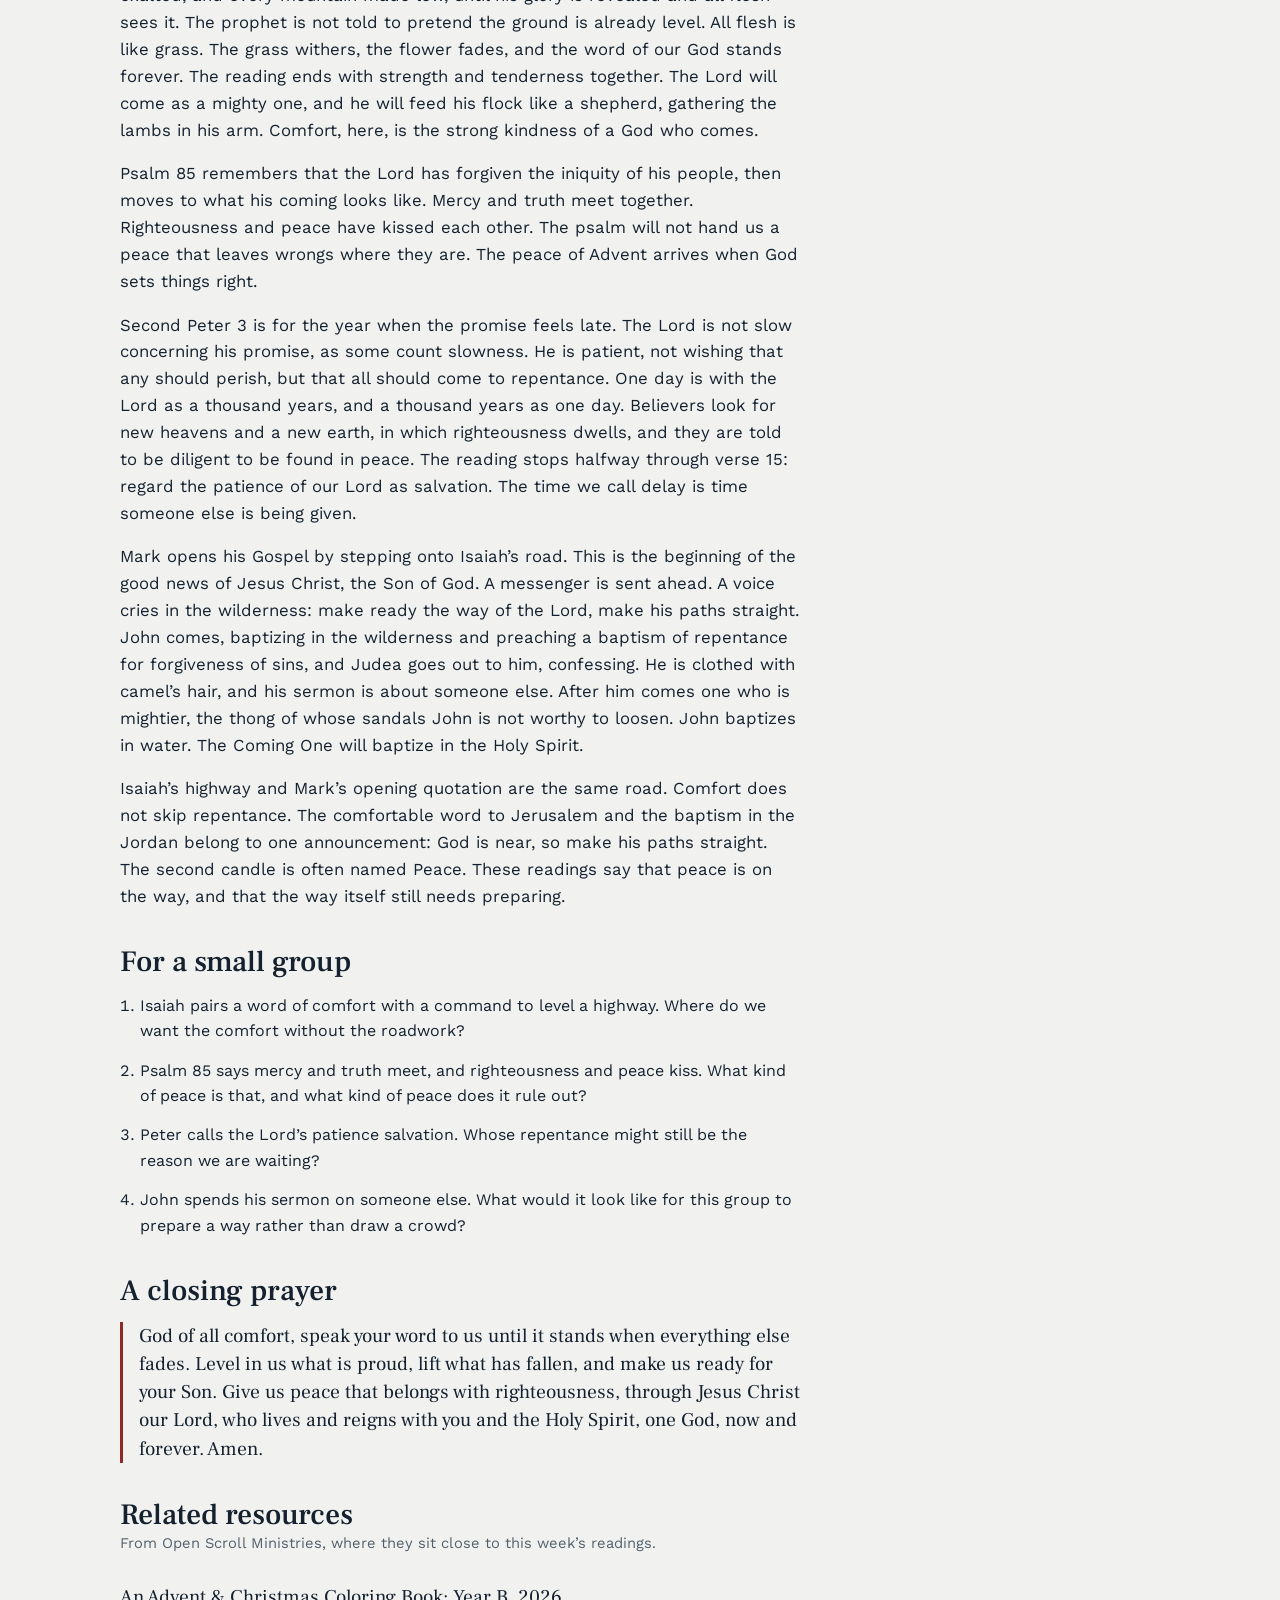
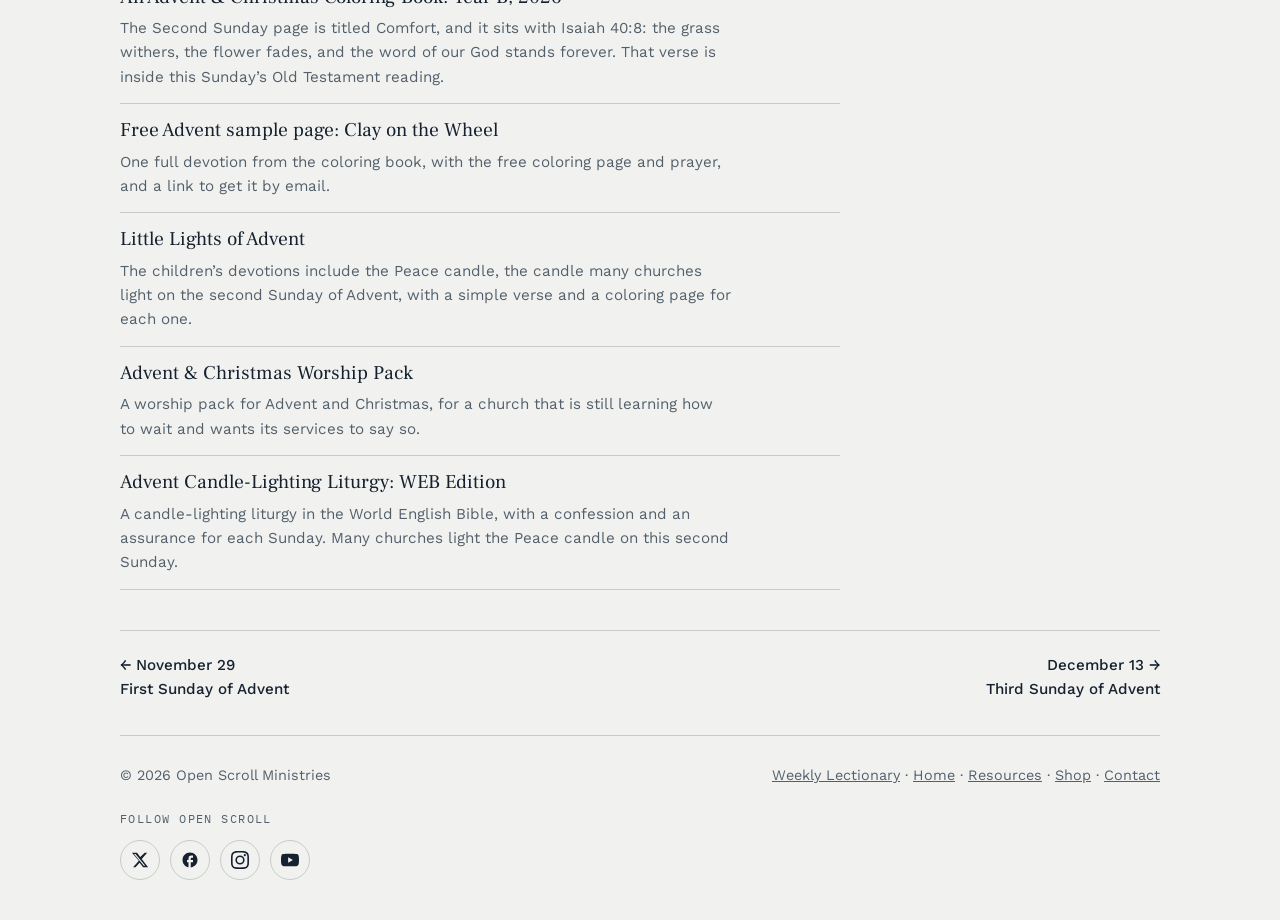
<file: lectionary/2026-12-06-advent-2.html>
<!DOCTYPE html>
<html lang="en">
<head>
<meta charset="utf-8">
<meta name="viewport" content="width=device-width, initial-scale=1">
<title>Second Sunday of Advent, December 6, 2026 | Open Scroll Ministries</title>
<meta name="description" content="Second Sunday of Advent, December 6, 2026 (Year B). Isaiah 40, Psalm 85, 2 Peter 3, and Mark 1:1–8, with a study note, questions, and a prayer.">
<link rel="canonical" href="https://openscrollministries.com/lectionary/2026-12-06-advent-2.html">
<meta property="og:title" content="Second Sunday of Advent, December 6, 2026 | Open Scroll Ministries">
<meta property="og:description" content="Second Sunday of Advent, December 6, 2026 (Year B). Isaiah 40, Psalm 85, 2 Peter 3, and Mark 1:1–8, with a study note, questions, and a prayer.">
<meta property="og:type" content="article">
<meta property="og:url" content="https://openscrollministries.com/lectionary/2026-12-06-advent-2.html">
<meta property="og:site_name" content="Open Scroll Ministries">
<meta property="og:locale" content="en_US">
<meta name="twitter:card" content="summary">
<meta name="twitter:title" content="Second Sunday of Advent, December 6, 2026 | Open Scroll Ministries">
<meta name="twitter:description" content="Second Sunday of Advent, December 6, 2026 (Year B). Isaiah 40, Psalm 85, 2 Peter 3, and Mark 1:1–8, with a study note, questions, and a prayer.">
<link rel="preconnect" href="https://fonts.googleapis.com">
<link rel="preconnect" href="https://fonts.gstatic.com" crossorigin>
<link rel="stylesheet" href="https://fonts.googleapis.com/css2?family=Frank+Ruhl+Libre:wght@400;500;700&amp;family=Work+Sans:wght@400;500;600&amp;family=IBM+Plex+Mono:wght@400;500&amp;display=swap">
<link rel="stylesheet" href="style.css">
</head>
<body>
<div class="wrap">
<header>
  <a class="brand" href="../index.html" aria-label="Open Scroll Ministries home">
    <svg class="seal" viewBox="0 0 40 40" aria-hidden="true"><rect x="9" y="9" width="22" height="22" fill="var(--seal)"/><path d="M13 15h14M13 20h14M13 25h9" stroke="var(--seal-ink)" stroke-width="1.8" stroke-linecap="round"/><rect x="4" y="5" width="7" height="30" rx="3.5" fill="var(--seal)" stroke="var(--bg)" stroke-width="1.5"/><rect x="29" y="5" width="7" height="30" rx="3.5" fill="var(--seal)" stroke="var(--bg)" stroke-width="1.5"/></svg>
    <span>Open Scroll Ministries</span>
  </a>
  <nav aria-label="Main">
    <a href="../index.html">Home</a>
    <a href="../index.html#sunday">Sunday thread</a>
    <a href="../index.html#daily">Word archive</a>
    <a href="../index.html#church">Persecuted Church</a>
    <a href="../index.html#start">Start here</a>
    <a href="../index.html#studies">Studies</a>
    <a href="index.html" aria-current="page">Lectionary</a>
    <a class="shop" href="https://shop.openscrollministries.com" target="_blank" rel="noopener">Shop</a>
  </nav>
</header>
<main>

<!-- Weekly Lectionary. Readings checked against the Vanderbilt Divinity Library Revised Common Lectionary. Quoted Scripture is the World English Bible, public domain. -->
<div class="pagehead">
  <p class="label"><a href="index.html">Weekly Lectionary</a> · Year B · Revised Common Lectionary</p>
  <h1 style="margin-top:12px">Second Sunday of Advent</h1>
  <p class="lede">Sunday, December 6, 2026. Comfort that tells the truth, and a voice crying in the wilderness.</p>
</div>

<h2 id="readings">The readings</h2>
<dl class="rd">
<dt>First reading</dt><dd>Isaiah 40:1–11</dd>
<dt>Psalm</dt><dd>Psalm 85:1–2, 8–13</dd>
<dt>Second reading</dt><dd>2 Peter 3:8–15a</dd>
<dt>Gospel</dt><dd>Mark 1:1–8</dd>
</dl>
<p class="note">Psalm 85 is read in two stretches, verses 1–2 and verses 8–13. The second reading ends in the middle of 2 Peter 3:15, at the words about the Lord’s patience as salvation.</p>
<p class="src">Source: <a href="https://lectionary.library.vanderbilt.edu/calendar/2026-27/?season=advent" target="_blank" rel="noopener">Advent, Year B</a>, Vanderbilt Divinity Library.</p>

<h2 id="gospel">Gospel: Mark 1:1–8</h2>
<p class="note">World English Bible, public domain.</p>
<blockquote class="scripture">
<p><sup>1</sup> The beginning of the Good News of Jesus Christ, the Son of God.</p>
<p><sup>2</sup> As it is written in the prophets,<br>“Behold, I send my messenger before your face,<br>who will prepare your way before you:</p>
<p><sup>3</sup> the voice of one crying in the wilderness,<br>‘Make ready the way of the Lord!<br>Make his paths straight!’”</p>
<p><sup>4</sup> John came baptizing in the wilderness and preaching the baptism of repentance for forgiveness of sins.</p>
<p><sup>5</sup> All the country of Judea and all those of Jerusalem went out to him. They were baptized by him in the Jordan river, confessing their sins.</p>
<p><sup>6</sup> John was clothed with camel’s hair and a leather belt around his waist. He ate locusts and wild honey.</p>
<p><sup>7</sup> He preached, saying, “After me comes he who is mightier than I, the thong of whose sandals I am not worthy to stoop down and loosen.</p>
<p><sup>8</sup> I baptized you in water, but he will baptize you in the Holy Spirit.”</p>
</blockquote>

<h2 id="study">A note for study</h2>
<div class="prose">
<p>The second Sunday of Advent offers a comfort that tells the truth.</p>
<p>Isaiah 40 opens with a doubled word. Comfort, comfort my people. Speak comfortably to Jerusalem: her warfare is accomplished, her iniquity pardoned. Then a voice calls, and the comfort turns into roadwork. Prepare the way of the Lord in the wilderness. Make a level highway in the desert. Every valley shall be exalted, and every mountain made low, until his glory is revealed and all flesh sees it. The prophet is not told to pretend the ground is already level. All flesh is like grass. The grass withers, the flower fades, and the word of our God stands forever. The reading ends with strength and tenderness together. The Lord will come as a mighty one, and he will feed his flock like a shepherd, gathering the lambs in his arm. Comfort, here, is the strong kindness of a God who comes.</p>
<p>Psalm 85 remembers that the Lord has forgiven the iniquity of his people, then moves to what his coming looks like. Mercy and truth meet together. Righteousness and peace have kissed each other. The psalm will not hand us a peace that leaves wrongs where they are. The peace of Advent arrives when God sets things right.</p>
<p>Second Peter 3 is for the year when the promise feels late. The Lord is not slow concerning his promise, as some count slowness. He is patient, not wishing that any should perish, but that all should come to repentance. One day is with the Lord as a thousand years, and a thousand years as one day. Believers look for new heavens and a new earth, in which righteousness dwells, and they are told to be diligent to be found in peace. The reading stops halfway through verse 15: regard the patience of our Lord as salvation. The time we call delay is time someone else is being given.</p>
<p>Mark opens his Gospel by stepping onto Isaiah’s road. This is the beginning of the good news of Jesus Christ, the Son of God. A messenger is sent ahead. A voice cries in the wilderness: make ready the way of the Lord, make his paths straight. John comes, baptizing in the wilderness and preaching a baptism of repentance for forgiveness of sins, and Judea goes out to him, confessing. He is clothed with camel’s hair, and his sermon is about someone else. After him comes one who is mightier, the thong of whose sandals John is not worthy to loosen. John baptizes in water. The Coming One will baptize in the Holy Spirit.</p>
<p>Isaiah’s highway and Mark’s opening quotation are the same road. Comfort does not skip repentance. The comfortable word to Jerusalem and the baptism in the Jordan belong to one announcement: God is near, so make his paths straight. The second candle is often named Peace. These readings say that peace is on the way, and that the way itself still needs preparing.</p>
</div>

<h2 id="questions">For a small group</h2>
<ol class="questions">
<li>Isaiah pairs a word of comfort with a command to level a highway. Where do we want the comfort without the roadwork?</li>
<li>Psalm 85 says mercy and truth meet, and righteousness and peace kiss. What kind of peace is that, and what kind of peace does it rule out?</li>
<li>Peter calls the Lord’s patience salvation. Whose repentance might still be the reason we are waiting?</li>
<li>John spends his sermon on someone else. What would it look like for this group to prepare a way rather than draw a crowd?</li>
</ol>

<h2 id="prayer">A closing prayer</h2>
<p class="prayer">God of all comfort, speak your word to us until it stands when everything else fades. Level in us what is proud, lift what has fallen, and make us ready for your Son. Give us peace that belongs with righteousness, through Jesus Christ our Lord, who lives and reigns with you and the Holy Spirit, one God, now and forever. Amen.</p>

<h2 id="resources">Related resources</h2>
<p class="note">From Open Scroll Ministries, where they sit close to this week’s readings.</p>
<ul class="resources">
<li><a href="https://shop.openscrollministries.com/b/H158g" target="_blank" rel="noopener">An Advent &amp; Christmas Coloring Book: Year B, 2026</a><p>The Second Sunday page is titled Comfort, and it sits with Isaiah 40:8: the grass withers, the flower fades, and the word of our God stands forever. That verse is inside this Sunday’s Old Testament reading.</p></li>
<li><a href="../free-advent-sample/">Free Advent sample page: Clay on the Wheel</a><p>One full devotion from the coloring book, with the free coloring page and prayer, and a link to get it by email.</p></li>
<li><a href="https://shop.openscrollministries.com/b/g4dKb" target="_blank" rel="noopener">Little Lights of Advent</a><p>The children’s devotions include the Peace candle, the candle many churches light on the second Sunday of Advent, with a simple verse and a coloring page for each one.</p></li>
<li><a href="https://shop.openscrollministries.com/b/vOdin" target="_blank" rel="noopener">Advent &amp; Christmas Worship Pack</a><p>A worship pack for Advent and Christmas, for a church that is still learning how to wait and wants its services to say so.</p></li>
<li><a href="https://shop.openscrollministries.com/b/Kyv3Y" target="_blank" rel="noopener">Advent Candle-Lighting Liturgy: WEB Edition</a><p>A candle-lighting liturgy in the World English Bible, with a confession and an assurance for each Sunday. Many churches light the Peace candle on this second Sunday.</p></li>
</ul>
<nav class="weeknav" aria-label="Other Sundays"><a href="2026-11-29-advent-1.html">← November 29<br>First Sunday of Advent</a><a class="next" href="2026-12-13-advent-3.html">December 13 →<br>Third Sunday of Advent</a></nav>
<script type="application/ld+json">
{
  "@context": "https://schema.org",
  "@type": "Article",
  "headline": "Second Sunday of Advent",
  "datePublished": "2026-12-06",
  "description": "Second Sunday of Advent, December 6, 2026 (Year B). Isaiah 40, Psalm 85, 2 Peter 3, and Mark 1:1–8, with a study note, questions, and a prayer.",
  "inLanguage": "en",
  "mainEntityOfPage": "https://openscrollministries.com/lectionary/2026-12-06-advent-2.html",
  "publisher": {
    "@type": "Organization",
    "name": "Open Scroll Ministries",
    "url": "https://openscrollministries.com/"
  }
}
</script>

</main>
<footer>
  <div class="foot-row">
    <span>© 2026 Open Scroll Ministries</span>
    <span><a href="index.html">Weekly Lectionary</a> · <a href="../index.html">Home</a> · <a href="../resources/">Resources</a> · <a href="https://shop.openscrollministries.com" target="_blank" rel="noopener">Shop</a> · <a href="https://shop.openscrollministries.com/contact" target="_blank" rel="noopener">Contact</a></span>
  </div>
  <div class="follow">
    <p class="follow-label" id="follow-label">Follow Open Scroll</p>
    <nav class="social" aria-labelledby="follow-label">
      <a href="https://x.com/openscrollmin" target="_blank" rel="noopener" aria-label="Open Scroll Ministries on X"><svg viewBox="0 0 24 24" aria-hidden="true" focusable="false"><path d="M18.244 2.25h3.308l-7.227 8.26 8.502 11.24H16.17l-4.714-6.231-5.401 6.231H2.744l7.727-8.828L1.254 2.25H8.08l4.261 5.688L18.244 2.25zm-1.161 17.52h1.833L6.012 4.126H4.045l13.038 15.644z"/></svg></a>
      <a href="https://www.facebook.com/Openscrollministries" target="_blank" rel="noopener" aria-label="Open Scroll Ministries on Facebook"><svg viewBox="0 0 24 24" aria-hidden="true" focusable="false"><path d="M22 12c0-5.52-4.48-10-10-10S2 6.48 2 12c0 4.84 3.44 8.87 8 9.8V15H8v-3h2V9.5C10 7.57 11.57 6 13.5 6H16v3h-2c-.55 0-1 .45-1 1v2h3v3h-3v6.95c5.05-.5 9-4.76 9-9.95z"/></svg></a>
      <a href="https://www.instagram.com/open.scroll.ministries" target="_blank" rel="noopener" aria-label="Open Scroll Ministries on Instagram"><svg viewBox="0 0 24 24" aria-hidden="true" focusable="false"><path d="M12 2.163c3.204 0 3.584.012 4.85.07 3.052.148 4.771 1.691 4.919 4.919.058 1.265.069 1.645.069 4.849 0 3.205-.012 3.584-.069 4.849-.149 3.225-1.664 4.771-4.919 4.919-1.266.058-1.644.07-4.85.07-3.204 0-3.584-.012-4.849-.07-3.26-.149-4.771-1.699-4.919-4.92-.058-1.265-.07-1.644-.07-4.849 0-3.204.013-3.583.07-4.849.149-3.227 1.664-4.771 4.919-4.919 1.266-.057 1.645-.069 4.849-.069zM12 0C8.741 0 8.333.014 7.053.072 2.695.272.273 2.69.073 7.052.014 8.333 0 8.741 0 12c0 3.259.014 3.668.072 4.948.2 4.358 2.618 6.78 6.98 6.98C8.333 23.986 8.741 24 12 24c3.259 0 3.668-.014 4.948-.072 4.354-.2 6.782-2.618 6.979-6.98.059-1.28.073-1.689.073-4.948 0-3.259-.014-3.667-.072-4.947-.196-4.354-2.617-6.78-6.979-6.98C15.668.014 15.259 0 12 0zm0 5.838a6.162 6.162 0 1 0 0 12.324 6.162 6.162 0 0 0 0-12.324zM12 16a4 4 0 1 1 0-8 4 4 0 0 1 0 8zm6.406-11.845a1.44 1.44 0 1 0 0 2.881 1.44 1.44 0 0 0 0-2.881z"/></svg></a>
      <a href="https://www.youtube.com/@OpenScroll-h8x" target="_blank" rel="noopener" aria-label="Open Scroll Ministries on YouTube"><svg viewBox="0 0 24 24" aria-hidden="true" focusable="false"><path d="M23.498 6.186a3.016 3.016 0 0 0-2.122-2.136C19.505 3.545 12 3.545 12 3.545s-7.505 0-9.377.505A3.017 3.017 0 0 0 .502 6.186C0 8.07 0 12 0 12s0 3.93.502 5.814a3.016 3.016 0 0 0 2.122 2.136c1.871.505 9.376.505 9.376.505s7.505 0 9.377-.505a3.015 3.015 0 0 0 2.122-2.136C24 15.93 24 12 24 12s0-3.93-.502-5.814zM9.545 15.568V8.432L15.818 12l-6.273 3.568z"/></svg></a>
    </nav>
  </div>
</footer>
</div>
</body>
</html>
</file>
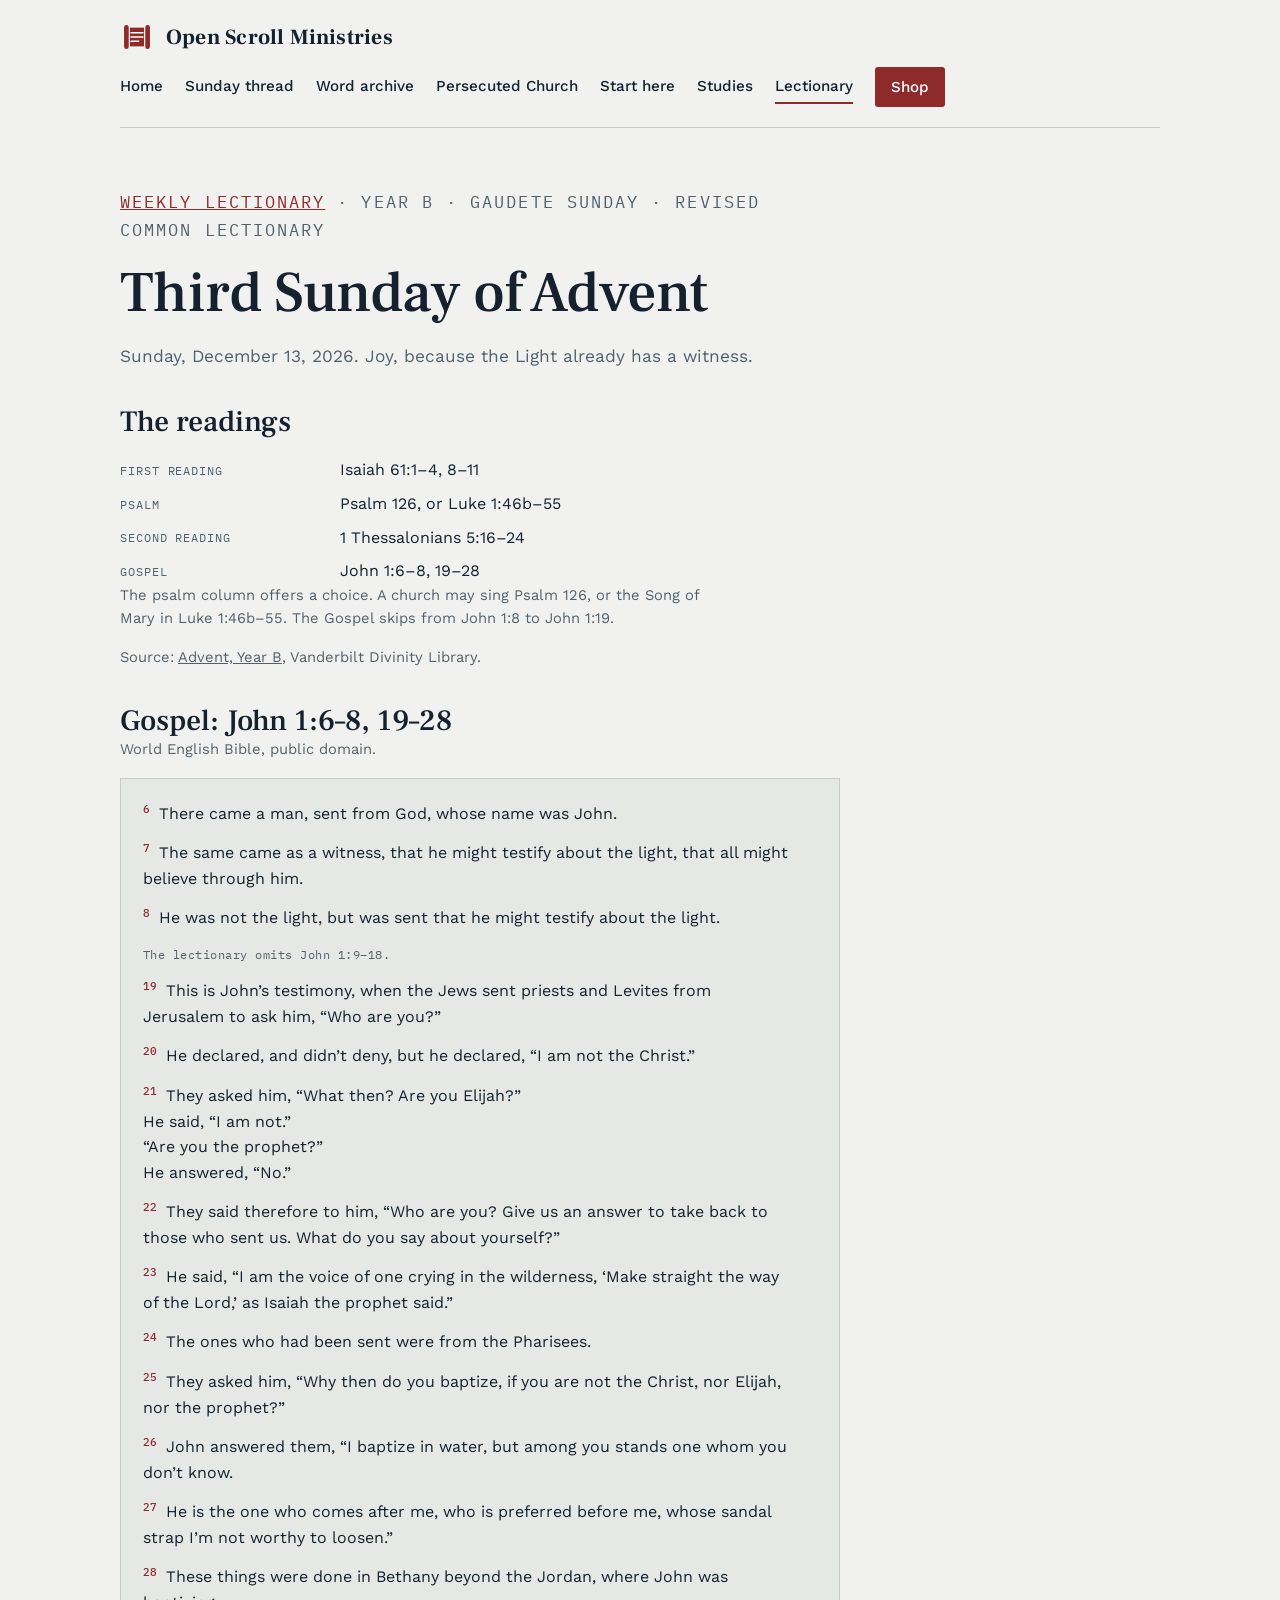
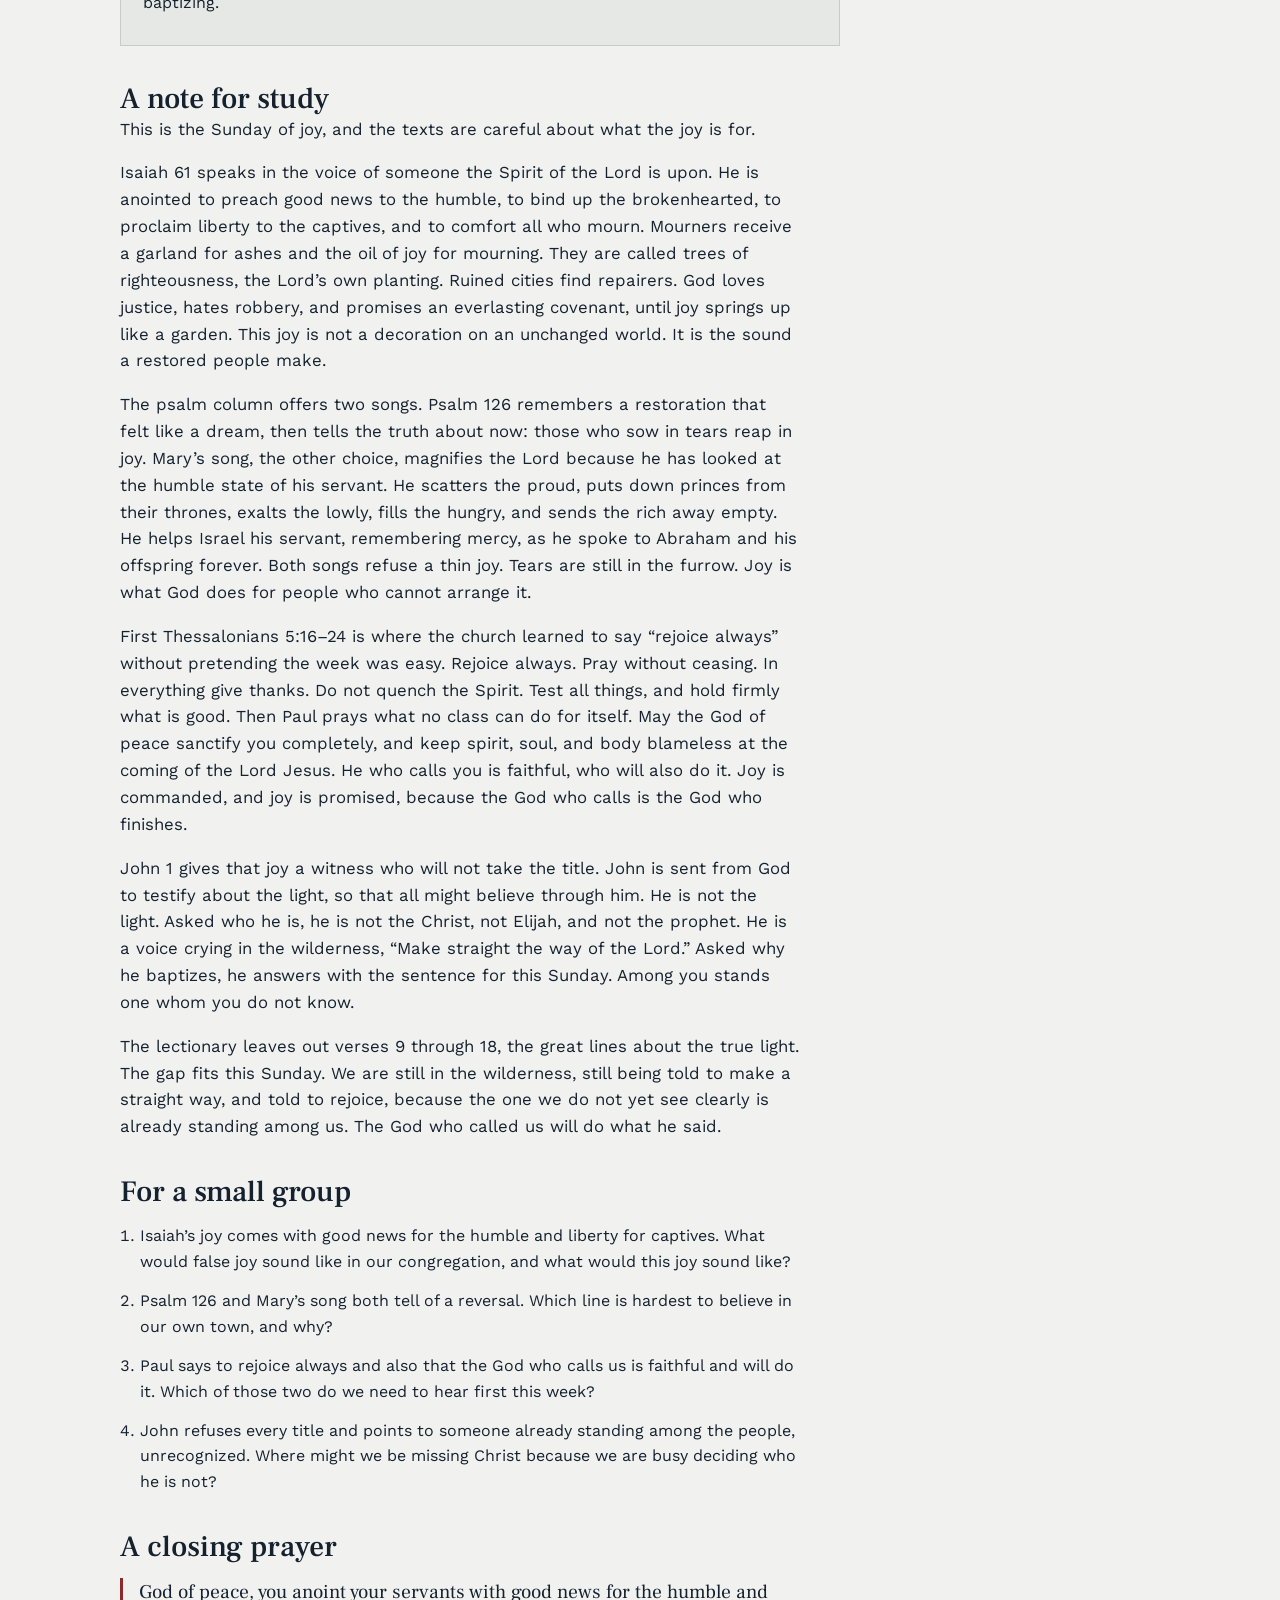
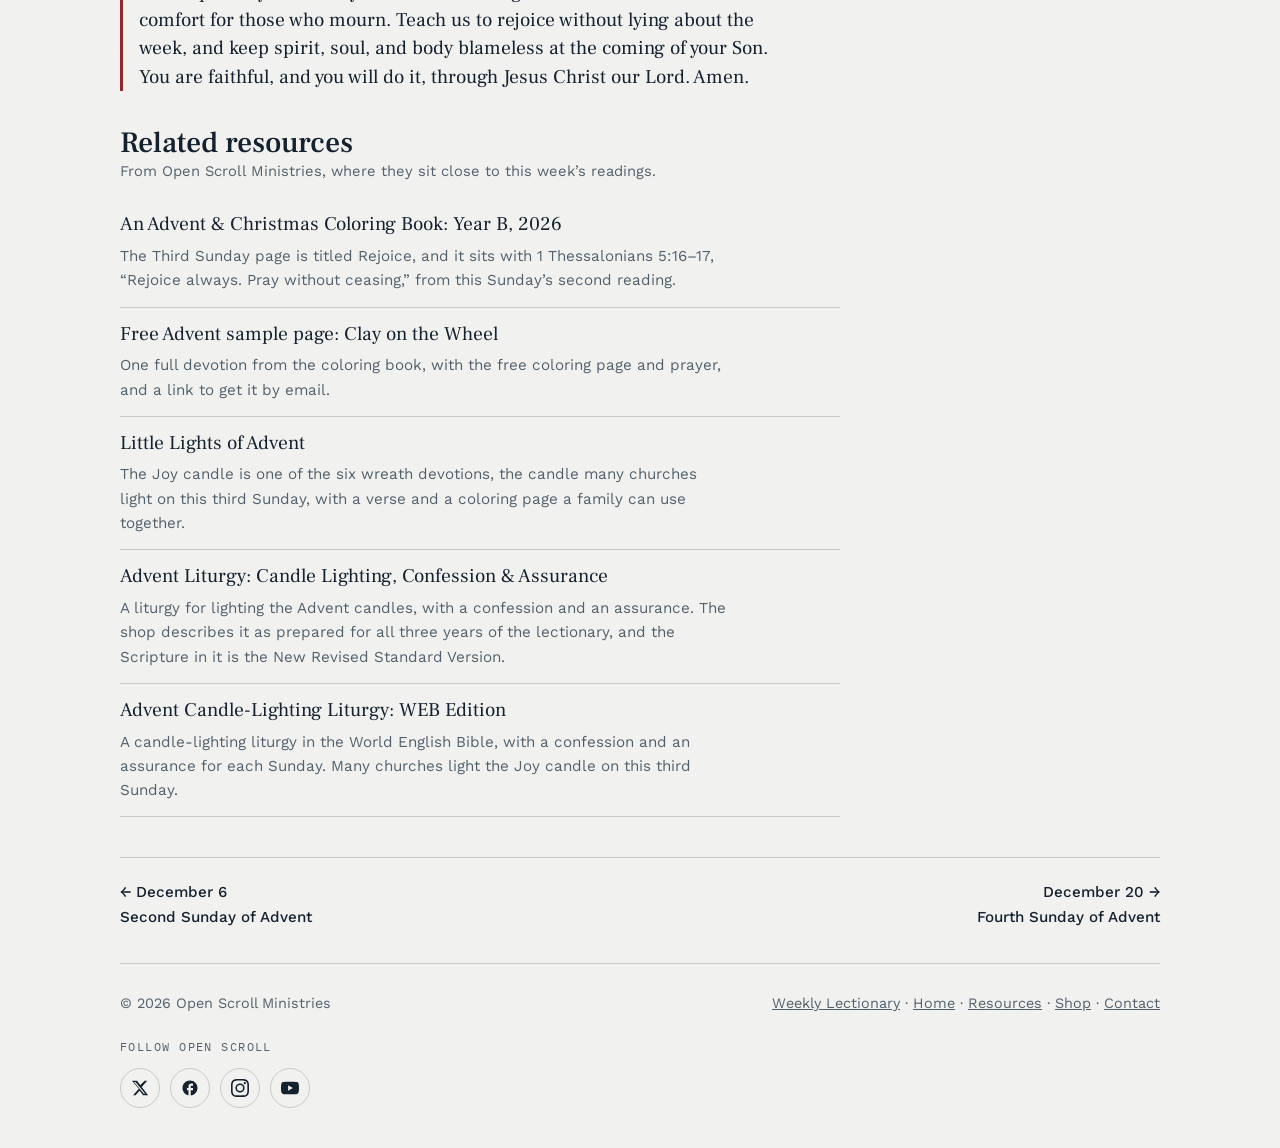
<file: lectionary/2026-12-13-advent-3.html>
<!DOCTYPE html>
<html lang="en">
<head>
<meta charset="utf-8">
<meta name="viewport" content="width=device-width, initial-scale=1">
<title>Third Sunday of Advent, December 13, 2026 | Open Scroll Ministries</title>
<meta name="description" content="Third Sunday of Advent, December 13, 2026 (Year B). Isaiah 61, Psalm 126 or Mary’s song, 1 Thessalonians 5, and John 1:6–8, 19–28.">
<link rel="canonical" href="https://openscrollministries.com/lectionary/2026-12-13-advent-3.html">
<meta property="og:title" content="Third Sunday of Advent, December 13, 2026 | Open Scroll Ministries">
<meta property="og:description" content="Third Sunday of Advent, December 13, 2026 (Year B). Isaiah 61, Psalm 126 or Mary’s song, 1 Thessalonians 5, and John 1:6–8, 19–28.">
<meta property="og:type" content="article">
<meta property="og:url" content="https://openscrollministries.com/lectionary/2026-12-13-advent-3.html">
<meta property="og:site_name" content="Open Scroll Ministries">
<meta property="og:locale" content="en_US">
<meta name="twitter:card" content="summary">
<meta name="twitter:title" content="Third Sunday of Advent, December 13, 2026 | Open Scroll Ministries">
<meta name="twitter:description" content="Third Sunday of Advent, December 13, 2026 (Year B). Isaiah 61, Psalm 126 or Mary’s song, 1 Thessalonians 5, and John 1:6–8, 19–28.">
<link rel="preconnect" href="https://fonts.googleapis.com">
<link rel="preconnect" href="https://fonts.gstatic.com" crossorigin>
<link rel="stylesheet" href="https://fonts.googleapis.com/css2?family=Frank+Ruhl+Libre:wght@400;500;700&amp;family=Work+Sans:wght@400;500;600&amp;family=IBM+Plex+Mono:wght@400;500&amp;display=swap">
<link rel="stylesheet" href="style.css">
</head>
<body>
<div class="wrap">
<header>
  <a class="brand" href="../index.html" aria-label="Open Scroll Ministries home">
    <svg class="seal" viewBox="0 0 40 40" aria-hidden="true"><rect x="9" y="9" width="22" height="22" fill="var(--seal)"/><path d="M13 15h14M13 20h14M13 25h9" stroke="var(--seal-ink)" stroke-width="1.8" stroke-linecap="round"/><rect x="4" y="5" width="7" height="30" rx="3.5" fill="var(--seal)" stroke="var(--bg)" stroke-width="1.5"/><rect x="29" y="5" width="7" height="30" rx="3.5" fill="var(--seal)" stroke="var(--bg)" stroke-width="1.5"/></svg>
    <span>Open Scroll Ministries</span>
  </a>
  <nav aria-label="Main">
    <a href="../index.html">Home</a>
    <a href="../index.html#sunday">Sunday thread</a>
    <a href="../index.html#daily">Word archive</a>
    <a href="../index.html#church">Persecuted Church</a>
    <a href="../index.html#start">Start here</a>
    <a href="../index.html#studies">Studies</a>
    <a href="index.html" aria-current="page">Lectionary</a>
    <a class="shop" href="https://shop.openscrollministries.com" target="_blank" rel="noopener">Shop</a>
  </nav>
</header>
<main>

<!-- Weekly Lectionary. Readings checked against the Vanderbilt Divinity Library Revised Common Lectionary. Quoted Scripture is the World English Bible, public domain. -->
<div class="pagehead">
  <p class="label"><a href="index.html">Weekly Lectionary</a> · Year B · Gaudete Sunday · Revised Common Lectionary</p>
  <h1 style="margin-top:12px">Third Sunday of Advent</h1>
  <p class="lede">Sunday, December 13, 2026. Joy, because the Light already has a witness.</p>
</div>

<h2 id="readings">The readings</h2>
<dl class="rd">
<dt>First reading</dt><dd>Isaiah 61:1–4, 8–11</dd>
<dt>Psalm</dt><dd>Psalm 126, or Luke 1:46b–55</dd>
<dt>Second reading</dt><dd>1 Thessalonians 5:16–24</dd>
<dt>Gospel</dt><dd>John 1:6–8, 19–28</dd>
</dl>
<p class="note">The psalm column offers a choice. A church may sing Psalm 126, or the Song of Mary in Luke 1:46b–55. The Gospel skips from John 1:8 to John 1:19.</p>
<p class="src">Source: <a href="https://lectionary.library.vanderbilt.edu/calendar/2026-27/?season=advent" target="_blank" rel="noopener">Advent, Year B</a>, Vanderbilt Divinity Library.</p>

<h2 id="gospel">Gospel: John 1:6–8, 19–28</h2>
<p class="note">World English Bible, public domain.</p>
<blockquote class="scripture">
<p><sup>6</sup> There came a man, sent from God, whose name was John.</p>
<p><sup>7</sup> The same came as a witness, that he might testify about the light, that all might believe through him.</p>
<p><sup>8</sup> He was not the light, but was sent that he might testify about the light.</p>
<p class="gap">The lectionary omits John 1:9–18.</p>
<p><sup>19</sup> This is John’s testimony, when the Jews sent priests and Levites from Jerusalem to ask him, “Who are you?”</p>
<p><sup>20</sup> He declared, and didn’t deny, but he declared, “I am not the Christ.”</p>
<p><sup>21</sup> They asked him, “What then? Are you Elijah?”<br>He said, “I am not.”<br>“Are you the prophet?”<br>He answered, “No.”</p>
<p><sup>22</sup> They said therefore to him, “Who are you? Give us an answer to take back to those who sent us. What do you say about yourself?”</p>
<p><sup>23</sup> He said, “I am the voice of one crying in the wilderness, ‘Make straight the way of the Lord,’ as Isaiah the prophet said.”</p>
<p><sup>24</sup> The ones who had been sent were from the Pharisees.</p>
<p><sup>25</sup> They asked him, “Why then do you baptize, if you are not the Christ, nor Elijah, nor the prophet?”</p>
<p><sup>26</sup> John answered them, “I baptize in water, but among you stands one whom you don’t know.</p>
<p><sup>27</sup> He is the one who comes after me, who is preferred before me, whose sandal strap I’m not worthy to loosen.”</p>
<p><sup>28</sup> These things were done in Bethany beyond the Jordan, where John was baptizing.</p>
</blockquote>

<h2 id="study">A note for study</h2>
<div class="prose">
<p>This is the Sunday of joy, and the texts are careful about what the joy is for.</p>
<p>Isaiah 61 speaks in the voice of someone the Spirit of the Lord is upon. He is anointed to preach good news to the humble, to bind up the brokenhearted, to proclaim liberty to the captives, and to comfort all who mourn. Mourners receive a garland for ashes and the oil of joy for mourning. They are called trees of righteousness, the Lord’s own planting. Ruined cities find repairers. God loves justice, hates robbery, and promises an everlasting covenant, until joy springs up like a garden. This joy is not a decoration on an unchanged world. It is the sound a restored people make.</p>
<p>The psalm column offers two songs. Psalm 126 remembers a restoration that felt like a dream, then tells the truth about now: those who sow in tears reap in joy. Mary’s song, the other choice, magnifies the Lord because he has looked at the humble state of his servant. He scatters the proud, puts down princes from their thrones, exalts the lowly, fills the hungry, and sends the rich away empty. He helps Israel his servant, remembering mercy, as he spoke to Abraham and his offspring forever. Both songs refuse a thin joy. Tears are still in the furrow. Joy is what God does for people who cannot arrange it.</p>
<p>First Thessalonians 5:16–24 is where the church learned to say “rejoice always” without pretending the week was easy. Rejoice always. Pray without ceasing. In everything give thanks. Do not quench the Spirit. Test all things, and hold firmly what is good. Then Paul prays what no class can do for itself. May the God of peace sanctify you completely, and keep spirit, soul, and body blameless at the coming of the Lord Jesus. He who calls you is faithful, who will also do it. Joy is commanded, and joy is promised, because the God who calls is the God who finishes.</p>
<p>John 1 gives that joy a witness who will not take the title. John is sent from God to testify about the light, so that all might believe through him. He is not the light. Asked who he is, he is not the Christ, not Elijah, and not the prophet. He is a voice crying in the wilderness, “Make straight the way of the Lord.” Asked why he baptizes, he answers with the sentence for this Sunday. Among you stands one whom you do not know.</p>
<p>The lectionary leaves out verses 9 through 18, the great lines about the true light. The gap fits this Sunday. We are still in the wilderness, still being told to make a straight way, and told to rejoice, because the one we do not yet see clearly is already standing among us. The God who called us will do what he said.</p>
</div>

<h2 id="questions">For a small group</h2>
<ol class="questions">
<li>Isaiah’s joy comes with good news for the humble and liberty for captives. What would false joy sound like in our congregation, and what would this joy sound like?</li>
<li>Psalm 126 and Mary’s song both tell of a reversal. Which line is hardest to believe in our own town, and why?</li>
<li>Paul says to rejoice always and also that the God who calls us is faithful and will do it. Which of those two do we need to hear first this week?</li>
<li>John refuses every title and points to someone already standing among the people, unrecognized. Where might we be missing Christ because we are busy deciding who he is not?</li>
</ol>

<h2 id="prayer">A closing prayer</h2>
<p class="prayer">God of peace, you anoint your servants with good news for the humble and comfort for those who mourn. Teach us to rejoice without lying about the week, and keep spirit, soul, and body blameless at the coming of your Son. You are faithful, and you will do it, through Jesus Christ our Lord. Amen.</p>

<h2 id="resources">Related resources</h2>
<p class="note">From Open Scroll Ministries, where they sit close to this week’s readings.</p>
<ul class="resources">
<li><a href="https://shop.openscrollministries.com/b/H158g" target="_blank" rel="noopener">An Advent &amp; Christmas Coloring Book: Year B, 2026</a><p>The Third Sunday page is titled Rejoice, and it sits with 1 Thessalonians 5:16–17, “Rejoice always. Pray without ceasing,” from this Sunday’s second reading.</p></li>
<li><a href="../free-advent-sample/">Free Advent sample page: Clay on the Wheel</a><p>One full devotion from the coloring book, with the free coloring page and prayer, and a link to get it by email.</p></li>
<li><a href="https://shop.openscrollministries.com/b/g4dKb" target="_blank" rel="noopener">Little Lights of Advent</a><p>The Joy candle is one of the six wreath devotions, the candle many churches light on this third Sunday, with a verse and a coloring page a family can use together.</p></li>
<li><a href="https://shop.openscrollministries.com/b/rait2" target="_blank" rel="noopener">Advent Liturgy: Candle Lighting, Confession &amp; Assurance</a><p>A liturgy for lighting the Advent candles, with a confession and an assurance. The shop describes it as prepared for all three years of the lectionary, and the Scripture in it is the New Revised Standard Version.</p></li>
<li><a href="https://shop.openscrollministries.com/b/Kyv3Y" target="_blank" rel="noopener">Advent Candle-Lighting Liturgy: WEB Edition</a><p>A candle-lighting liturgy in the World English Bible, with a confession and an assurance for each Sunday. Many churches light the Joy candle on this third Sunday.</p></li>
</ul>
<nav class="weeknav" aria-label="Other Sundays"><a href="2026-12-06-advent-2.html">← December 6<br>Second Sunday of Advent</a><a class="next" href="2026-12-20-advent-4.html">December 20 →<br>Fourth Sunday of Advent</a></nav>
<script type="application/ld+json">
{
  "@context": "https://schema.org",
  "@type": "Article",
  "headline": "Third Sunday of Advent",
  "datePublished": "2026-12-13",
  "description": "Third Sunday of Advent, December 13, 2026 (Year B). Isaiah 61, Psalm 126 or Mary’s song, 1 Thessalonians 5, and John 1:6–8, 19–28.",
  "inLanguage": "en",
  "mainEntityOfPage": "https://openscrollministries.com/lectionary/2026-12-13-advent-3.html",
  "publisher": {
    "@type": "Organization",
    "name": "Open Scroll Ministries",
    "url": "https://openscrollministries.com/"
  }
}
</script>

</main>
<footer>
  <div class="foot-row">
    <span>© 2026 Open Scroll Ministries</span>
    <span><a href="index.html">Weekly Lectionary</a> · <a href="../index.html">Home</a> · <a href="../resources/">Resources</a> · <a href="https://shop.openscrollministries.com" target="_blank" rel="noopener">Shop</a> · <a href="https://shop.openscrollministries.com/contact" target="_blank" rel="noopener">Contact</a></span>
  </div>
  <div class="follow">
    <p class="follow-label" id="follow-label">Follow Open Scroll</p>
    <nav class="social" aria-labelledby="follow-label">
      <a href="https://x.com/openscrollmin" target="_blank" rel="noopener" aria-label="Open Scroll Ministries on X"><svg viewBox="0 0 24 24" aria-hidden="true" focusable="false"><path d="M18.244 2.25h3.308l-7.227 8.26 8.502 11.24H16.17l-4.714-6.231-5.401 6.231H2.744l7.727-8.828L1.254 2.25H8.08l4.261 5.688L18.244 2.25zm-1.161 17.52h1.833L6.012 4.126H4.045l13.038 15.644z"/></svg></a>
      <a href="https://www.facebook.com/Openscrollministries" target="_blank" rel="noopener" aria-label="Open Scroll Ministries on Facebook"><svg viewBox="0 0 24 24" aria-hidden="true" focusable="false"><path d="M22 12c0-5.52-4.48-10-10-10S2 6.48 2 12c0 4.84 3.44 8.87 8 9.8V15H8v-3h2V9.5C10 7.57 11.57 6 13.5 6H16v3h-2c-.55 0-1 .45-1 1v2h3v3h-3v6.95c5.05-.5 9-4.76 9-9.95z"/></svg></a>
      <a href="https://www.instagram.com/open.scroll.ministries" target="_blank" rel="noopener" aria-label="Open Scroll Ministries on Instagram"><svg viewBox="0 0 24 24" aria-hidden="true" focusable="false"><path d="M12 2.163c3.204 0 3.584.012 4.85.07 3.052.148 4.771 1.691 4.919 4.919.058 1.265.069 1.645.069 4.849 0 3.205-.012 3.584-.069 4.849-.149 3.225-1.664 4.771-4.919 4.919-1.266.058-1.644.07-4.85.07-3.204 0-3.584-.012-4.849-.07-3.26-.149-4.771-1.699-4.919-4.92-.058-1.265-.07-1.644-.07-4.849 0-3.204.013-3.583.07-4.849.149-3.227 1.664-4.771 4.919-4.919 1.266-.057 1.645-.069 4.849-.069zM12 0C8.741 0 8.333.014 7.053.072 2.695.272.273 2.69.073 7.052.014 8.333 0 8.741 0 12c0 3.259.014 3.668.072 4.948.2 4.358 2.618 6.78 6.98 6.98C8.333 23.986 8.741 24 12 24c3.259 0 3.668-.014 4.948-.072 4.354-.2 6.782-2.618 6.979-6.98.059-1.28.073-1.689.073-4.948 0-3.259-.014-3.667-.072-4.947-.196-4.354-2.617-6.78-6.979-6.98C15.668.014 15.259 0 12 0zm0 5.838a6.162 6.162 0 1 0 0 12.324 6.162 6.162 0 0 0 0-12.324zM12 16a4 4 0 1 1 0-8 4 4 0 0 1 0 8zm6.406-11.845a1.44 1.44 0 1 0 0 2.881 1.44 1.44 0 0 0 0-2.881z"/></svg></a>
      <a href="https://www.youtube.com/@OpenScroll-h8x" target="_blank" rel="noopener" aria-label="Open Scroll Ministries on YouTube"><svg viewBox="0 0 24 24" aria-hidden="true" focusable="false"><path d="M23.498 6.186a3.016 3.016 0 0 0-2.122-2.136C19.505 3.545 12 3.545 12 3.545s-7.505 0-9.377.505A3.017 3.017 0 0 0 .502 6.186C0 8.07 0 12 0 12s0 3.93.502 5.814a3.016 3.016 0 0 0 2.122 2.136c1.871.505 9.376.505 9.376.505s7.505 0 9.377-.505a3.015 3.015 0 0 0 2.122-2.136C24 15.93 24 12 24 12s0-3.93-.502-5.814zM9.545 15.568V8.432L15.818 12l-6.273 3.568z"/></svg></a>
    </nav>
  </div>
</footer>
</div>
</body>
</html>
</file>
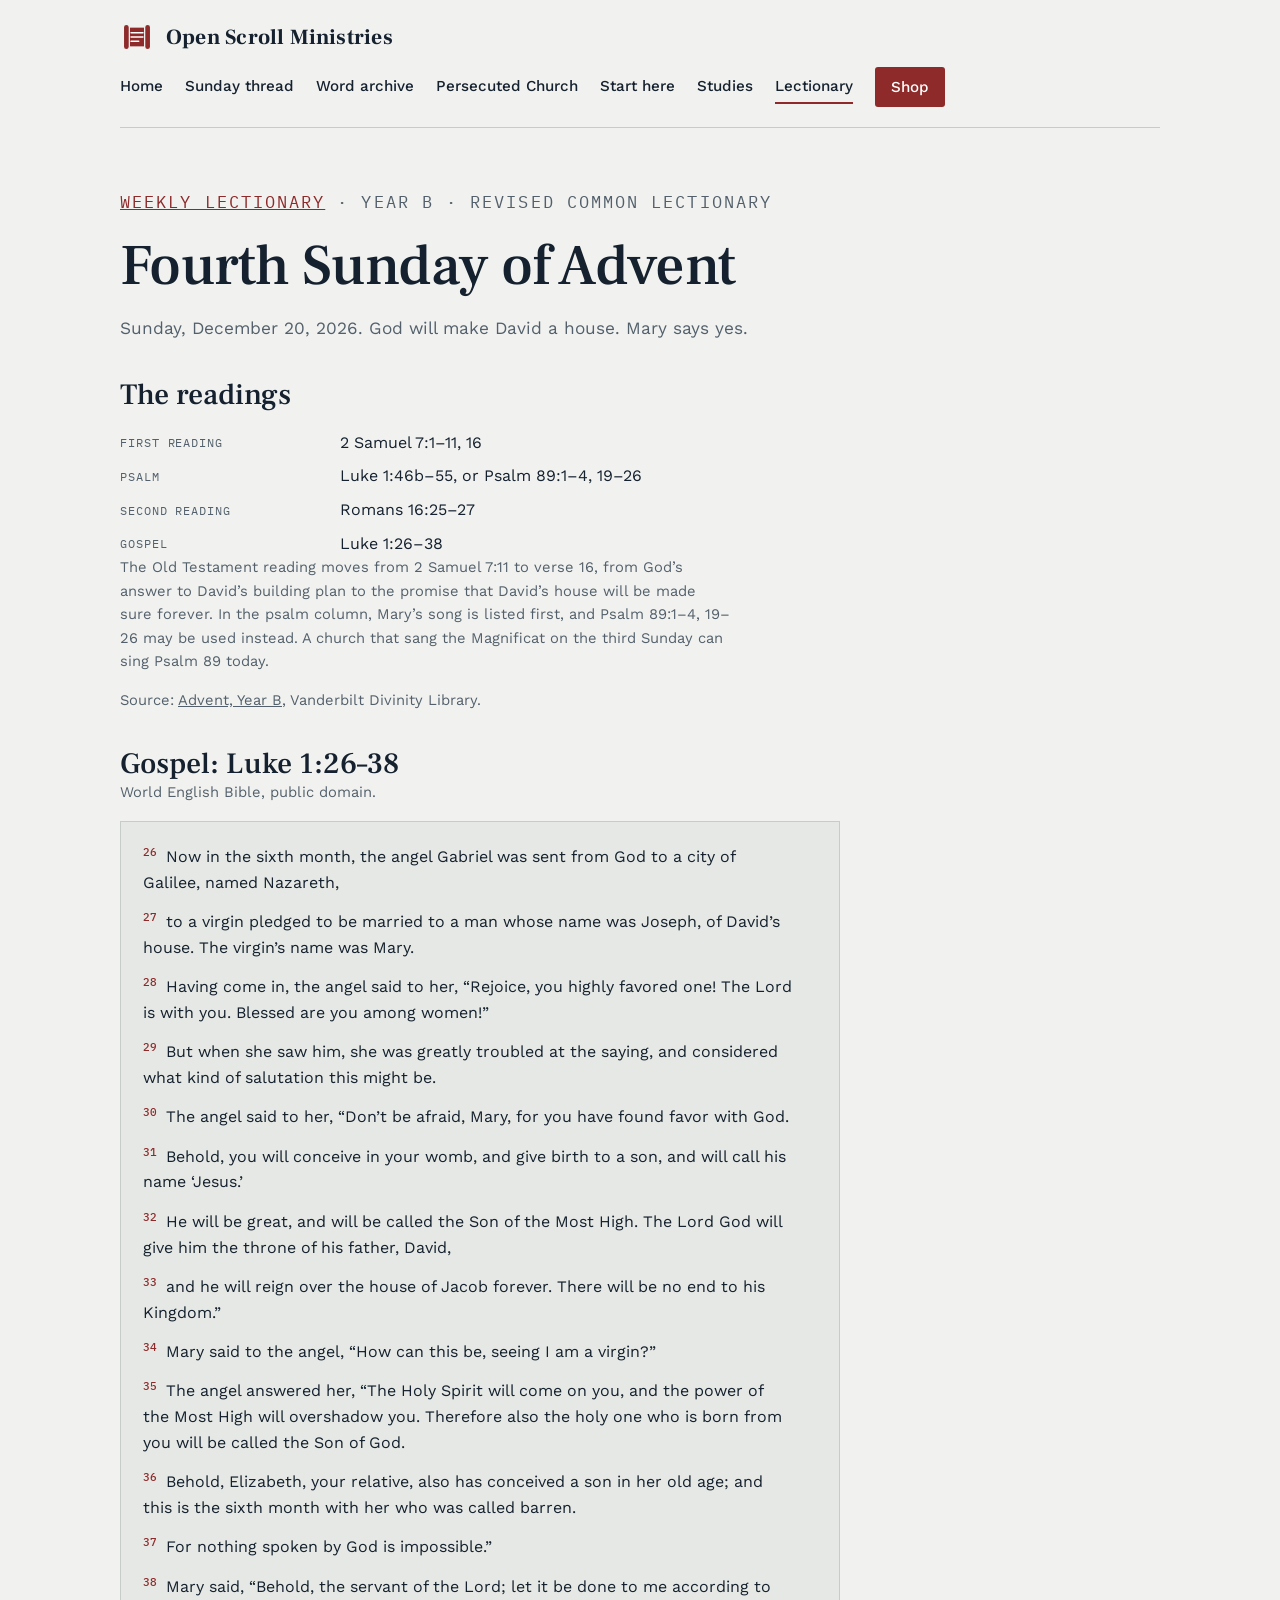
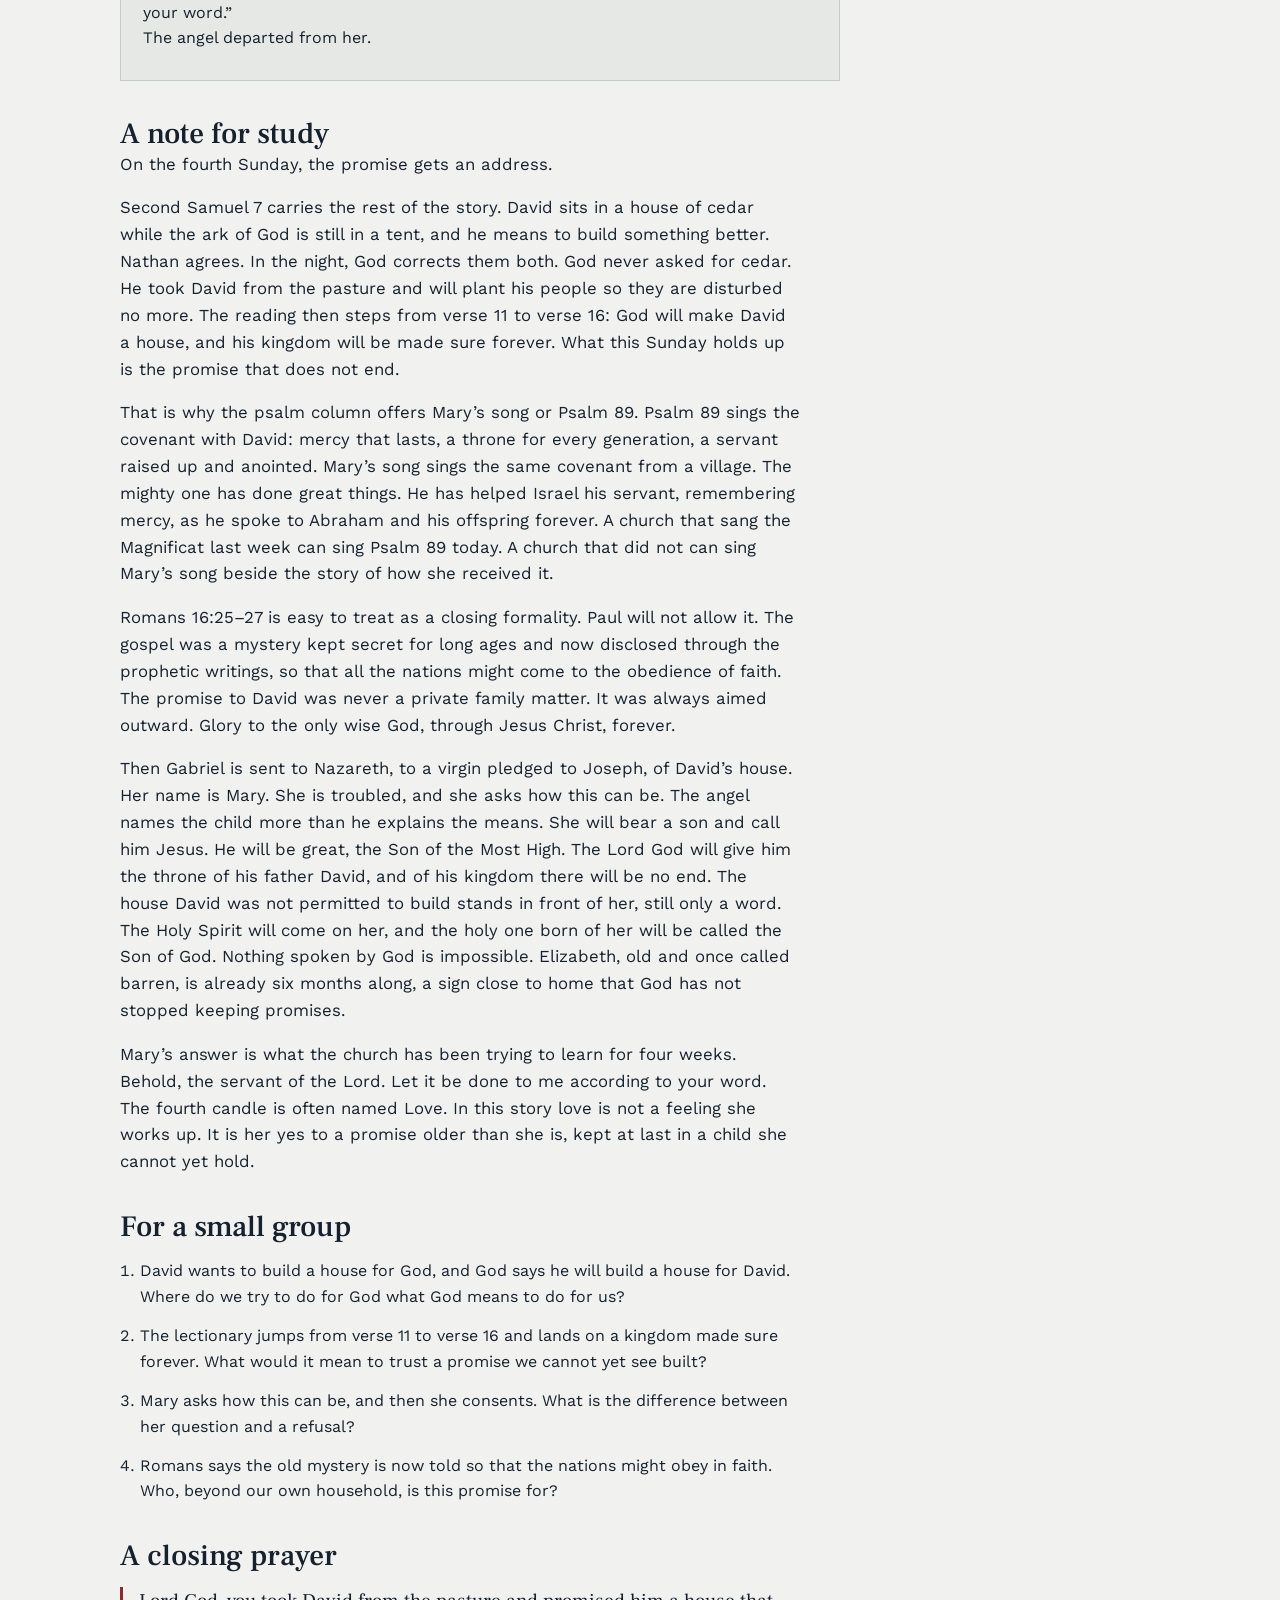
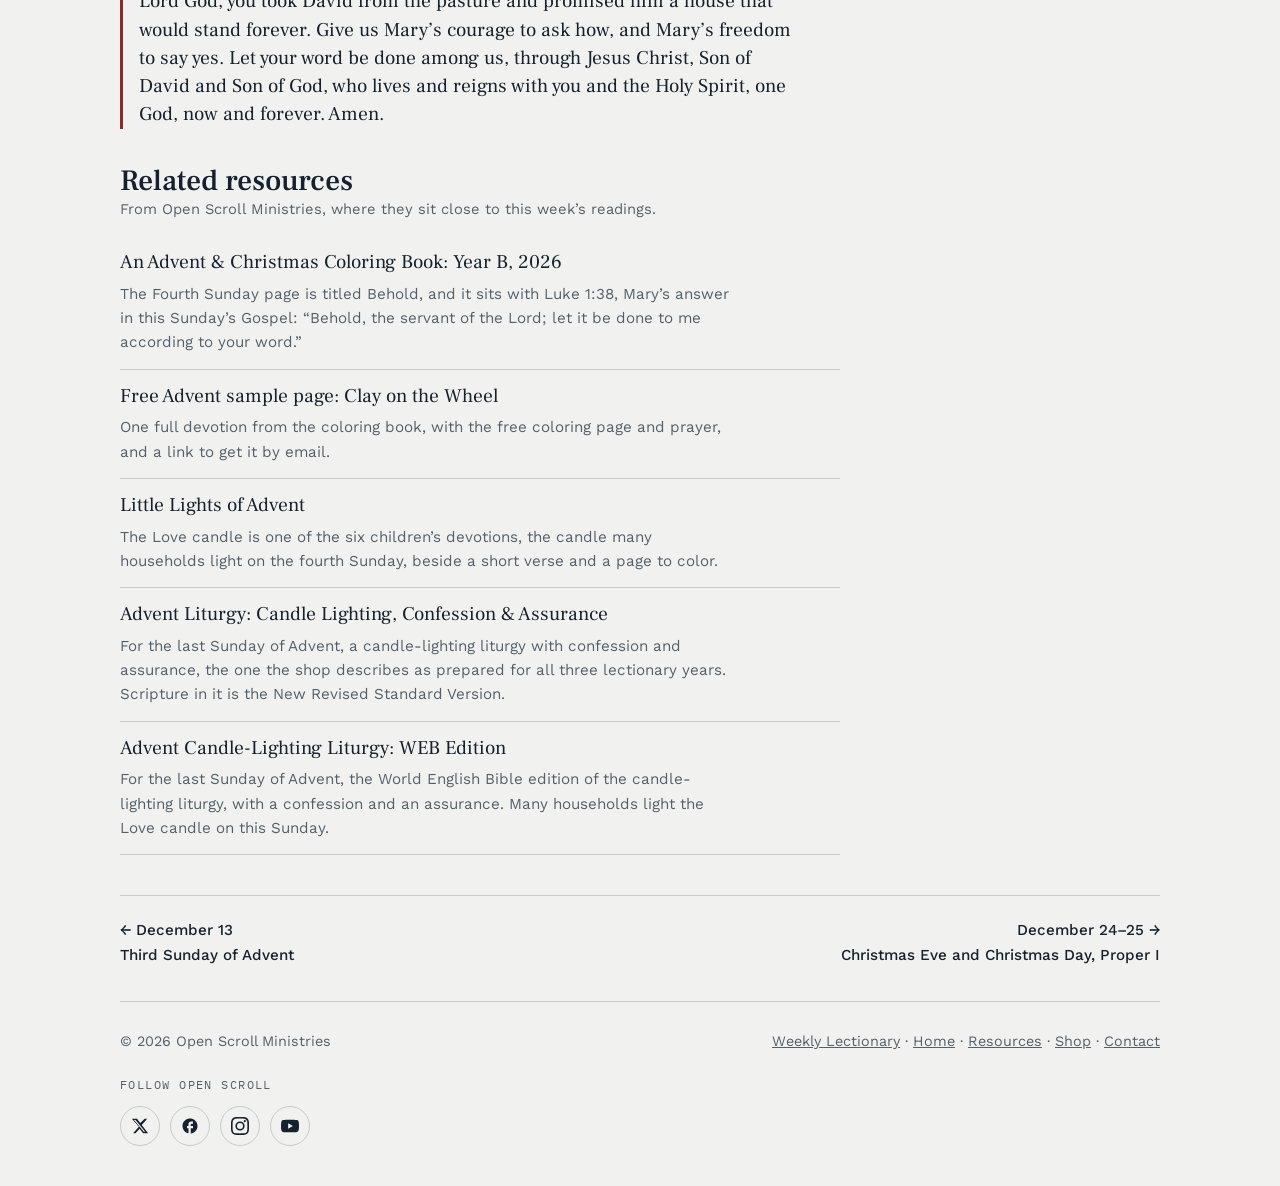
<file: lectionary/2026-12-20-advent-4.html>
<!DOCTYPE html>
<html lang="en">
<head>
<meta charset="utf-8">
<meta name="viewport" content="width=device-width, initial-scale=1">
<title>Fourth Sunday of Advent, December 20, 2026 | Open Scroll Ministries</title>
<meta name="description" content="Fourth Sunday of Advent, December 20, 2026 (Year B). 2 Samuel 7, Mary’s song or Psalm 89, Romans 16, and Luke 1:26–38.">
<link rel="canonical" href="https://openscrollministries.com/lectionary/2026-12-20-advent-4.html">
<meta property="og:title" content="Fourth Sunday of Advent, December 20, 2026 | Open Scroll Ministries">
<meta property="og:description" content="Fourth Sunday of Advent, December 20, 2026 (Year B). 2 Samuel 7, Mary’s song or Psalm 89, Romans 16, and Luke 1:26–38.">
<meta property="og:type" content="article">
<meta property="og:url" content="https://openscrollministries.com/lectionary/2026-12-20-advent-4.html">
<meta property="og:site_name" content="Open Scroll Ministries">
<meta property="og:locale" content="en_US">
<meta name="twitter:card" content="summary">
<meta name="twitter:title" content="Fourth Sunday of Advent, December 20, 2026 | Open Scroll Ministries">
<meta name="twitter:description" content="Fourth Sunday of Advent, December 20, 2026 (Year B). 2 Samuel 7, Mary’s song or Psalm 89, Romans 16, and Luke 1:26–38.">
<link rel="preconnect" href="https://fonts.googleapis.com">
<link rel="preconnect" href="https://fonts.gstatic.com" crossorigin>
<link rel="stylesheet" href="https://fonts.googleapis.com/css2?family=Frank+Ruhl+Libre:wght@400;500;700&amp;family=Work+Sans:wght@400;500;600&amp;family=IBM+Plex+Mono:wght@400;500&amp;display=swap">
<link rel="stylesheet" href="style.css">
</head>
<body>
<div class="wrap">
<header>
  <a class="brand" href="../index.html" aria-label="Open Scroll Ministries home">
    <svg class="seal" viewBox="0 0 40 40" aria-hidden="true"><rect x="9" y="9" width="22" height="22" fill="var(--seal)"/><path d="M13 15h14M13 20h14M13 25h9" stroke="var(--seal-ink)" stroke-width="1.8" stroke-linecap="round"/><rect x="4" y="5" width="7" height="30" rx="3.5" fill="var(--seal)" stroke="var(--bg)" stroke-width="1.5"/><rect x="29" y="5" width="7" height="30" rx="3.5" fill="var(--seal)" stroke="var(--bg)" stroke-width="1.5"/></svg>
    <span>Open Scroll Ministries</span>
  </a>
  <nav aria-label="Main">
    <a href="../index.html">Home</a>
    <a href="../index.html#sunday">Sunday thread</a>
    <a href="../index.html#daily">Word archive</a>
    <a href="../index.html#church">Persecuted Church</a>
    <a href="../index.html#start">Start here</a>
    <a href="../index.html#studies">Studies</a>
    <a href="index.html" aria-current="page">Lectionary</a>
    <a class="shop" href="https://shop.openscrollministries.com" target="_blank" rel="noopener">Shop</a>
  </nav>
</header>
<main>

<!-- Weekly Lectionary. Readings checked against the Vanderbilt Divinity Library Revised Common Lectionary. Quoted Scripture is the World English Bible, public domain. -->
<div class="pagehead">
  <p class="label"><a href="index.html">Weekly Lectionary</a> · Year B · Revised Common Lectionary</p>
  <h1 style="margin-top:12px">Fourth Sunday of Advent</h1>
  <p class="lede">Sunday, December 20, 2026. God will make David a house. Mary says yes.</p>
</div>

<h2 id="readings">The readings</h2>
<dl class="rd">
<dt>First reading</dt><dd>2 Samuel 7:1–11, 16</dd>
<dt>Psalm</dt><dd>Luke 1:46b–55, or Psalm 89:1–4, 19–26</dd>
<dt>Second reading</dt><dd>Romans 16:25–27</dd>
<dt>Gospel</dt><dd>Luke 1:26–38</dd>
</dl>
<p class="note">The Old Testament reading moves from 2 Samuel 7:11 to verse 16, from God’s answer to David’s building plan to the promise that David’s house will be made sure forever. In the psalm column, Mary’s song is listed first, and Psalm 89:1–4, 19–26 may be used instead. A church that sang the Magnificat on the third Sunday can sing Psalm 89 today.</p>
<p class="src">Source: <a href="https://lectionary.library.vanderbilt.edu/calendar/2026-27/?season=advent" target="_blank" rel="noopener">Advent, Year B</a>, Vanderbilt Divinity Library.</p>

<h2 id="gospel">Gospel: Luke 1:26–38</h2>
<p class="note">World English Bible, public domain.</p>
<blockquote class="scripture">
<p><sup>26</sup> Now in the sixth month, the angel Gabriel was sent from God to a city of Galilee, named Nazareth,</p>
<p><sup>27</sup> to a virgin pledged to be married to a man whose name was Joseph, of David’s house. The virgin’s name was Mary.</p>
<p><sup>28</sup> Having come in, the angel said to her, “Rejoice, you highly favored one! The Lord is with you. Blessed are you among women!”</p>
<p><sup>29</sup> But when she saw him, she was greatly troubled at the saying, and considered what kind of salutation this might be.</p>
<p><sup>30</sup> The angel said to her, “Don’t be afraid, Mary, for you have found favor with God.</p>
<p><sup>31</sup> Behold, you will conceive in your womb, and give birth to a son, and will call his name ‘Jesus.’</p>
<p><sup>32</sup> He will be great, and will be called the Son of the Most High. The Lord God will give him the throne of his father, David,</p>
<p><sup>33</sup> and he will reign over the house of Jacob forever. There will be no end to his Kingdom.”</p>
<p><sup>34</sup> Mary said to the angel, “How can this be, seeing I am a virgin?”</p>
<p><sup>35</sup> The angel answered her, “The Holy Spirit will come on you, and the power of the Most High will overshadow you. Therefore also the holy one who is born from you will be called the Son of God.</p>
<p><sup>36</sup> Behold, Elizabeth, your relative, also has conceived a son in her old age; and this is the sixth month with her who was called barren.</p>
<p><sup>37</sup> For nothing spoken by God is impossible.”</p>
<p><sup>38</sup> Mary said, “Behold, the servant of the Lord; let it be done to me according to your word.”<br>The angel departed from her.</p>
</blockquote>

<h2 id="study">A note for study</h2>
<div class="prose">
<p>On the fourth Sunday, the promise gets an address.</p>
<p>Second Samuel 7 carries the rest of the story. David sits in a house of cedar while the ark of God is still in a tent, and he means to build something better. Nathan agrees. In the night, God corrects them both. God never asked for cedar. He took David from the pasture and will plant his people so they are disturbed no more. The reading then steps from verse 11 to verse 16: God will make David a house, and his kingdom will be made sure forever. What this Sunday holds up is the promise that does not end.</p>
<p>That is why the psalm column offers Mary’s song or Psalm 89. Psalm 89 sings the covenant with David: mercy that lasts, a throne for every generation, a servant raised up and anointed. Mary’s song sings the same covenant from a village. The mighty one has done great things. He has helped Israel his servant, remembering mercy, as he spoke to Abraham and his offspring forever. A church that sang the Magnificat last week can sing Psalm 89 today. A church that did not can sing Mary’s song beside the story of how she received it.</p>
<p>Romans 16:25–27 is easy to treat as a closing formality. Paul will not allow it. The gospel was a mystery kept secret for long ages and now disclosed through the prophetic writings, so that all the nations might come to the obedience of faith. The promise to David was never a private family matter. It was always aimed outward. Glory to the only wise God, through Jesus Christ, forever.</p>
<p>Then Gabriel is sent to Nazareth, to a virgin pledged to Joseph, of David’s house. Her name is Mary. She is troubled, and she asks how this can be. The angel names the child more than he explains the means. She will bear a son and call him Jesus. He will be great, the Son of the Most High. The Lord God will give him the throne of his father David, and of his kingdom there will be no end. The house David was not permitted to build stands in front of her, still only a word. The Holy Spirit will come on her, and the holy one born of her will be called the Son of God. Nothing spoken by God is impossible. Elizabeth, old and once called barren, is already six months along, a sign close to home that God has not stopped keeping promises.</p>
<p>Mary’s answer is what the church has been trying to learn for four weeks. Behold, the servant of the Lord. Let it be done to me according to your word. The fourth candle is often named Love. In this story love is not a feeling she works up. It is her yes to a promise older than she is, kept at last in a child she cannot yet hold.</p>
</div>

<h2 id="questions">For a small group</h2>
<ol class="questions">
<li>David wants to build a house for God, and God says he will build a house for David. Where do we try to do for God what God means to do for us?</li>
<li>The lectionary jumps from verse 11 to verse 16 and lands on a kingdom made sure forever. What would it mean to trust a promise we cannot yet see built?</li>
<li>Mary asks how this can be, and then she consents. What is the difference between her question and a refusal?</li>
<li>Romans says the old mystery is now told so that the nations might obey in faith. Who, beyond our own household, is this promise for?</li>
</ol>

<h2 id="prayer">A closing prayer</h2>
<p class="prayer">Lord God, you took David from the pasture and promised him a house that would stand forever. Give us Mary’s courage to ask how, and Mary’s freedom to say yes. Let your word be done among us, through Jesus Christ, Son of David and Son of God, who lives and reigns with you and the Holy Spirit, one God, now and forever. Amen.</p>

<h2 id="resources">Related resources</h2>
<p class="note">From Open Scroll Ministries, where they sit close to this week’s readings.</p>
<ul class="resources">
<li><a href="https://shop.openscrollministries.com/b/H158g" target="_blank" rel="noopener">An Advent &amp; Christmas Coloring Book: Year B, 2026</a><p>The Fourth Sunday page is titled Behold, and it sits with Luke 1:38, Mary’s answer in this Sunday’s Gospel: “Behold, the servant of the Lord; let it be done to me according to your word.”</p></li>
<li><a href="../free-advent-sample/">Free Advent sample page: Clay on the Wheel</a><p>One full devotion from the coloring book, with the free coloring page and prayer, and a link to get it by email.</p></li>
<li><a href="https://shop.openscrollministries.com/b/g4dKb" target="_blank" rel="noopener">Little Lights of Advent</a><p>The Love candle is one of the six children’s devotions, the candle many households light on the fourth Sunday, beside a short verse and a page to color.</p></li>
<li><a href="https://shop.openscrollministries.com/b/rait2" target="_blank" rel="noopener">Advent Liturgy: Candle Lighting, Confession &amp; Assurance</a><p>For the last Sunday of Advent, a candle-lighting liturgy with confession and assurance, the one the shop describes as prepared for all three lectionary years. Scripture in it is the New Revised Standard Version.</p></li>
<li><a href="https://shop.openscrollministries.com/b/Kyv3Y" target="_blank" rel="noopener">Advent Candle-Lighting Liturgy: WEB Edition</a><p>For the last Sunday of Advent, the World English Bible edition of the candle-lighting liturgy, with a confession and an assurance. Many households light the Love candle on this Sunday.</p></li>
</ul>
<nav class="weeknav" aria-label="Other Sundays"><a href="2026-12-13-advent-3.html">← December 13<br>Third Sunday of Advent</a><a class="next" href="2026-12-24-christmas-proper-1.html">December 24–25 →<br>Christmas Eve and Christmas Day, Proper I</a></nav>
<script type="application/ld+json">
{
  "@context": "https://schema.org",
  "@type": "Article",
  "headline": "Fourth Sunday of Advent",
  "datePublished": "2026-12-20",
  "description": "Fourth Sunday of Advent, December 20, 2026 (Year B). 2 Samuel 7, Mary’s song or Psalm 89, Romans 16, and Luke 1:26–38.",
  "inLanguage": "en",
  "mainEntityOfPage": "https://openscrollministries.com/lectionary/2026-12-20-advent-4.html",
  "publisher": {
    "@type": "Organization",
    "name": "Open Scroll Ministries",
    "url": "https://openscrollministries.com/"
  }
}
</script>

</main>
<footer>
  <div class="foot-row">
    <span>© 2026 Open Scroll Ministries</span>
    <span><a href="index.html">Weekly Lectionary</a> · <a href="../index.html">Home</a> · <a href="../resources/">Resources</a> · <a href="https://shop.openscrollministries.com" target="_blank" rel="noopener">Shop</a> · <a href="https://shop.openscrollministries.com/contact" target="_blank" rel="noopener">Contact</a></span>
  </div>
  <div class="follow">
    <p class="follow-label" id="follow-label">Follow Open Scroll</p>
    <nav class="social" aria-labelledby="follow-label">
      <a href="https://x.com/openscrollmin" target="_blank" rel="noopener" aria-label="Open Scroll Ministries on X"><svg viewBox="0 0 24 24" aria-hidden="true" focusable="false"><path d="M18.244 2.25h3.308l-7.227 8.26 8.502 11.24H16.17l-4.714-6.231-5.401 6.231H2.744l7.727-8.828L1.254 2.25H8.08l4.261 5.688L18.244 2.25zm-1.161 17.52h1.833L6.012 4.126H4.045l13.038 15.644z"/></svg></a>
      <a href="https://www.facebook.com/Openscrollministries" target="_blank" rel="noopener" aria-label="Open Scroll Ministries on Facebook"><svg viewBox="0 0 24 24" aria-hidden="true" focusable="false"><path d="M22 12c0-5.52-4.48-10-10-10S2 6.48 2 12c0 4.84 3.44 8.87 8 9.8V15H8v-3h2V9.5C10 7.57 11.57 6 13.5 6H16v3h-2c-.55 0-1 .45-1 1v2h3v3h-3v6.95c5.05-.5 9-4.76 9-9.95z"/></svg></a>
      <a href="https://www.instagram.com/open.scroll.ministries" target="_blank" rel="noopener" aria-label="Open Scroll Ministries on Instagram"><svg viewBox="0 0 24 24" aria-hidden="true" focusable="false"><path d="M12 2.163c3.204 0 3.584.012 4.85.07 3.052.148 4.771 1.691 4.919 4.919.058 1.265.069 1.645.069 4.849 0 3.205-.012 3.584-.069 4.849-.149 3.225-1.664 4.771-4.919 4.919-1.266.058-1.644.07-4.85.07-3.204 0-3.584-.012-4.849-.07-3.26-.149-4.771-1.699-4.919-4.92-.058-1.265-.07-1.644-.07-4.849 0-3.204.013-3.583.07-4.849.149-3.227 1.664-4.771 4.919-4.919 1.266-.057 1.645-.069 4.849-.069zM12 0C8.741 0 8.333.014 7.053.072 2.695.272.273 2.69.073 7.052.014 8.333 0 8.741 0 12c0 3.259.014 3.668.072 4.948.2 4.358 2.618 6.78 6.98 6.98C8.333 23.986 8.741 24 12 24c3.259 0 3.668-.014 4.948-.072 4.354-.2 6.782-2.618 6.979-6.98.059-1.28.073-1.689.073-4.948 0-3.259-.014-3.667-.072-4.947-.196-4.354-2.617-6.78-6.979-6.98C15.668.014 15.259 0 12 0zm0 5.838a6.162 6.162 0 1 0 0 12.324 6.162 6.162 0 0 0 0-12.324zM12 16a4 4 0 1 1 0-8 4 4 0 0 1 0 8zm6.406-11.845a1.44 1.44 0 1 0 0 2.881 1.44 1.44 0 0 0 0-2.881z"/></svg></a>
      <a href="https://www.youtube.com/@OpenScroll-h8x" target="_blank" rel="noopener" aria-label="Open Scroll Ministries on YouTube"><svg viewBox="0 0 24 24" aria-hidden="true" focusable="false"><path d="M23.498 6.186a3.016 3.016 0 0 0-2.122-2.136C19.505 3.545 12 3.545 12 3.545s-7.505 0-9.377.505A3.017 3.017 0 0 0 .502 6.186C0 8.07 0 12 0 12s0 3.93.502 5.814a3.016 3.016 0 0 0 2.122 2.136c1.871.505 9.376.505 9.376.505s7.505 0 9.377-.505a3.015 3.015 0 0 0 2.122-2.136C24 15.93 24 12 24 12s0-3.93-.502-5.814zM9.545 15.568V8.432L15.818 12l-6.273 3.568z"/></svg></a>
    </nav>
  </div>
</footer>
</div>
</body>
</html>
</file>
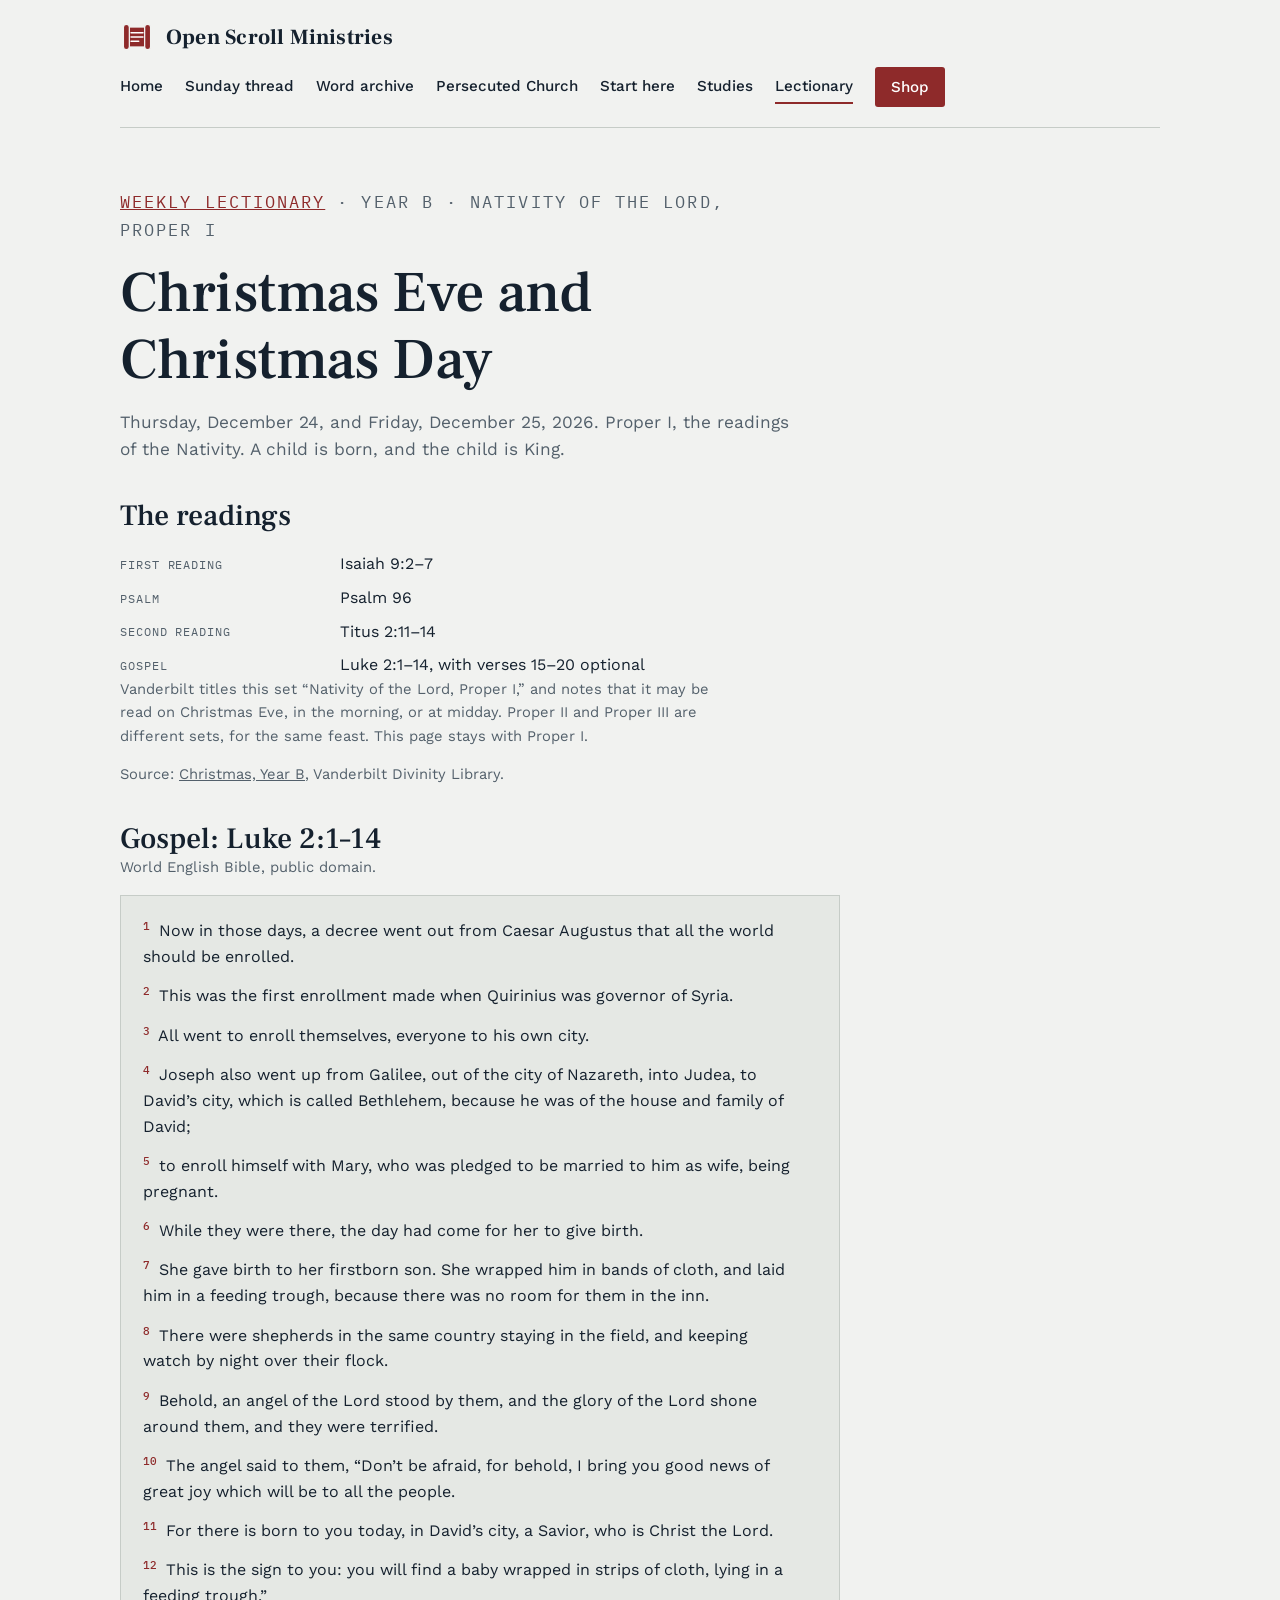
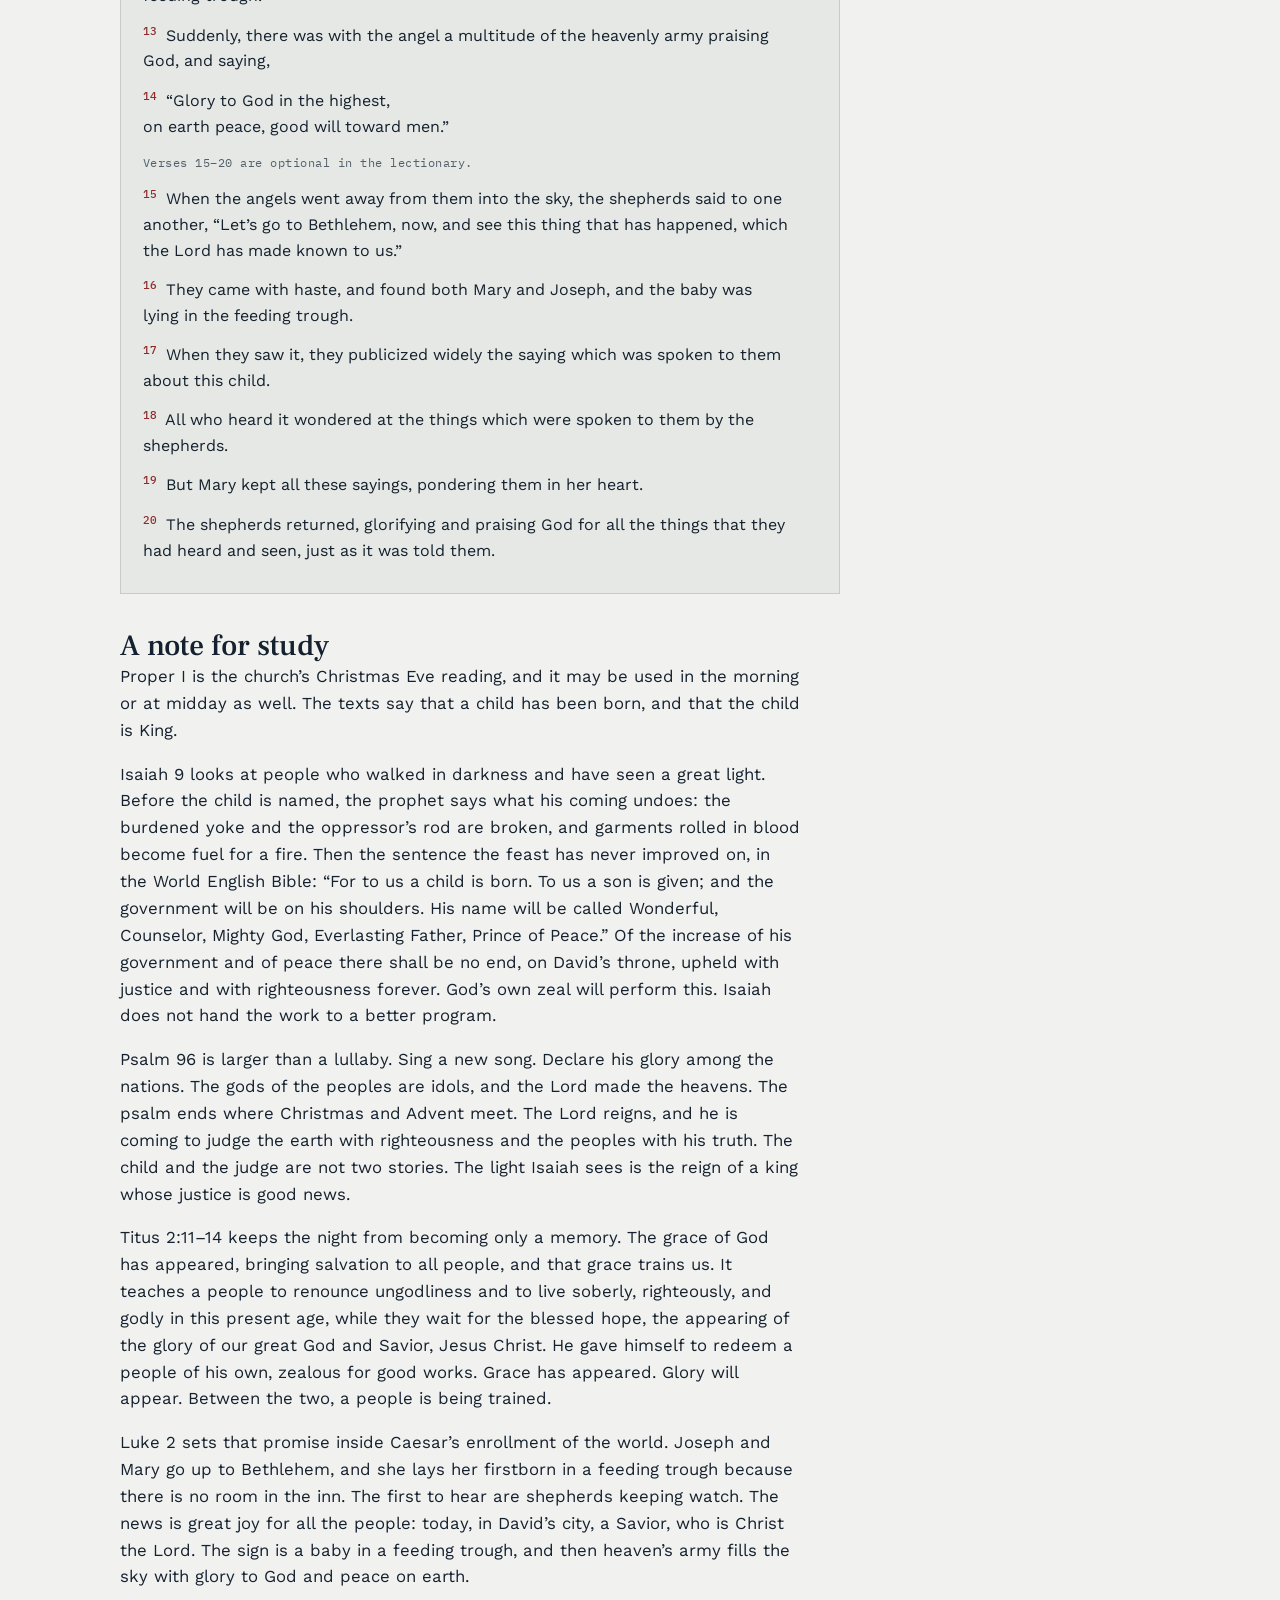
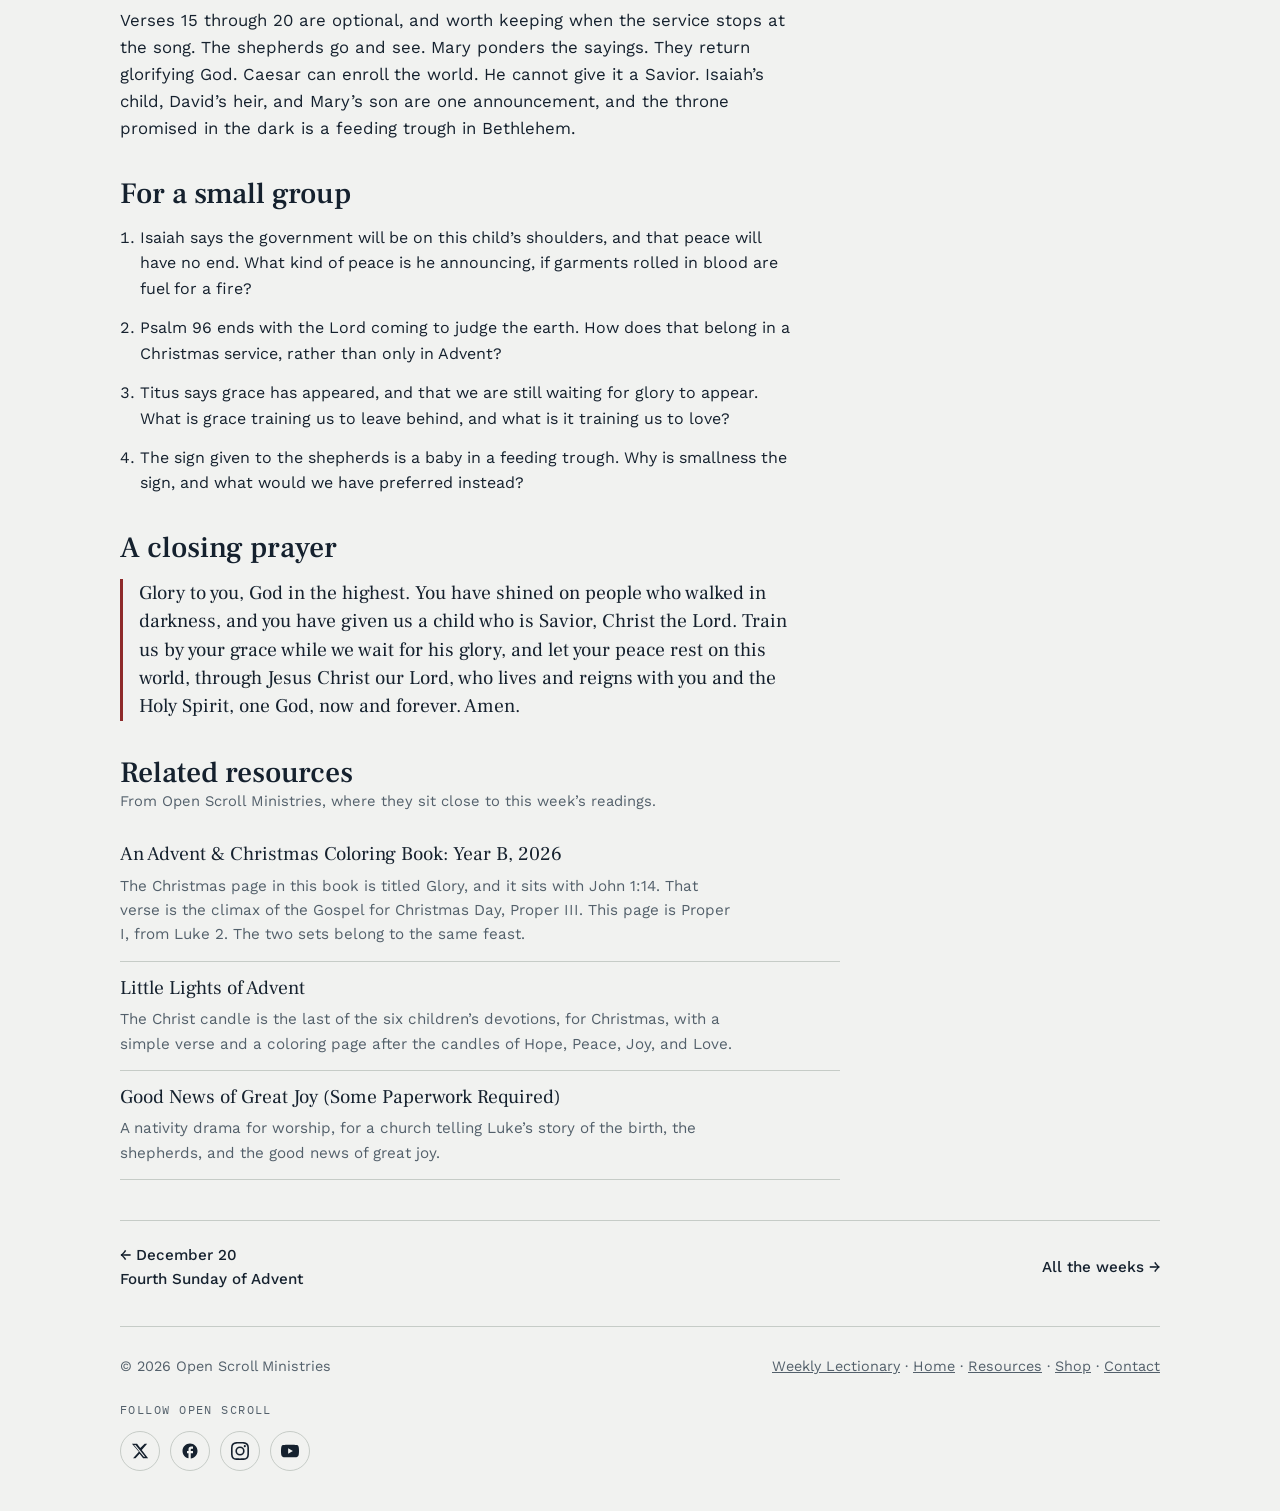
<file: lectionary/2026-12-24-christmas-proper-1.html>
<!DOCTYPE html>
<html lang="en">
<head>
<meta charset="utf-8">
<meta name="viewport" content="width=device-width, initial-scale=1">
<title>Christmas Eve and Christmas Day 2026, Proper I | Open Scroll Ministries</title>
<meta name="description" content="Christmas Eve and Day 2026, Proper I (Year B). Isaiah 9:2–7, Psalm 96, Titus 2:11–14, and Luke 2:1–14, with verses 15–20 optional.">
<link rel="canonical" href="https://openscrollministries.com/lectionary/2026-12-24-christmas-proper-1.html">
<meta property="og:title" content="Christmas Eve and Christmas Day 2026, Proper I | Open Scroll Ministries">
<meta property="og:description" content="Christmas Eve and Day 2026, Proper I (Year B). Isaiah 9:2–7, Psalm 96, Titus 2:11–14, and Luke 2:1–14, with verses 15–20 optional.">
<meta property="og:type" content="article">
<meta property="og:url" content="https://openscrollministries.com/lectionary/2026-12-24-christmas-proper-1.html">
<meta property="og:site_name" content="Open Scroll Ministries">
<meta property="og:locale" content="en_US">
<meta name="twitter:card" content="summary">
<meta name="twitter:title" content="Christmas Eve and Christmas Day 2026, Proper I | Open Scroll Ministries">
<meta name="twitter:description" content="Christmas Eve and Day 2026, Proper I (Year B). Isaiah 9:2–7, Psalm 96, Titus 2:11–14, and Luke 2:1–14, with verses 15–20 optional.">
<link rel="preconnect" href="https://fonts.googleapis.com">
<link rel="preconnect" href="https://fonts.gstatic.com" crossorigin>
<link rel="stylesheet" href="https://fonts.googleapis.com/css2?family=Frank+Ruhl+Libre:wght@400;500;700&amp;family=Work+Sans:wght@400;500;600&amp;family=IBM+Plex+Mono:wght@400;500&amp;display=swap">
<link rel="stylesheet" href="style.css">
</head>
<body>
<div class="wrap">
<header>
  <a class="brand" href="../index.html" aria-label="Open Scroll Ministries home">
    <svg class="seal" viewBox="0 0 40 40" aria-hidden="true"><rect x="9" y="9" width="22" height="22" fill="var(--seal)"/><path d="M13 15h14M13 20h14M13 25h9" stroke="var(--seal-ink)" stroke-width="1.8" stroke-linecap="round"/><rect x="4" y="5" width="7" height="30" rx="3.5" fill="var(--seal)" stroke="var(--bg)" stroke-width="1.5"/><rect x="29" y="5" width="7" height="30" rx="3.5" fill="var(--seal)" stroke="var(--bg)" stroke-width="1.5"/></svg>
    <span>Open Scroll Ministries</span>
  </a>
  <nav aria-label="Main">
    <a href="../index.html">Home</a>
    <a href="../index.html#sunday">Sunday thread</a>
    <a href="../index.html#daily">Word archive</a>
    <a href="../index.html#church">Persecuted Church</a>
    <a href="../index.html#start">Start here</a>
    <a href="../index.html#studies">Studies</a>
    <a href="index.html" aria-current="page">Lectionary</a>
    <a class="shop" href="https://shop.openscrollministries.com" target="_blank" rel="noopener">Shop</a>
  </nav>
</header>
<main>

<!-- Weekly Lectionary. Readings checked against the Vanderbilt Divinity Library Revised Common Lectionary. Quoted Scripture is the World English Bible, public domain. -->
<div class="pagehead">
  <p class="label"><a href="index.html">Weekly Lectionary</a> · Year B · Nativity of the Lord, Proper I</p>
  <h1 style="margin-top:12px">Christmas Eve and Christmas Day</h1>
  <p class="lede">Thursday, December 24, and Friday, December 25, 2026. Proper I, the readings of the Nativity. A child is born, and the child is King.</p>
</div>

<h2 id="readings">The readings</h2>
<dl class="rd">
<dt>First reading</dt><dd>Isaiah 9:2–7</dd>
<dt>Psalm</dt><dd>Psalm 96</dd>
<dt>Second reading</dt><dd>Titus 2:11–14</dd>
<dt>Gospel</dt><dd>Luke 2:1–14, with verses 15–20 optional</dd>
</dl>
<p class="note">Vanderbilt titles this set “Nativity of the Lord, Proper I,” and notes that it may be read on Christmas Eve, in the morning, or at midday. Proper II and Proper III are different sets, for the same feast. This page stays with Proper I.</p>
<p class="src">Source: <a href="https://lectionary.library.vanderbilt.edu/calendar/2026-27/?season=christmas" target="_blank" rel="noopener">Christmas, Year B</a>, Vanderbilt Divinity Library.</p>

<h2 id="gospel">Gospel: Luke 2:1–14</h2>
<p class="note">World English Bible, public domain.</p>
<blockquote class="scripture">
<p><sup>1</sup> Now in those days, a decree went out from Caesar Augustus that all the world should be enrolled.</p>
<p><sup>2</sup> This was the first enrollment made when Quirinius was governor of Syria.</p>
<p><sup>3</sup> All went to enroll themselves, everyone to his own city.</p>
<p><sup>4</sup> Joseph also went up from Galilee, out of the city of Nazareth, into Judea, to David’s city, which is called Bethlehem, because he was of the house and family of David;</p>
<p><sup>5</sup> to enroll himself with Mary, who was pledged to be married to him as wife, being pregnant.</p>
<p><sup>6</sup> While they were there, the day had come for her to give birth.</p>
<p><sup>7</sup> She gave birth to her firstborn son. She wrapped him in bands of cloth, and laid him in a feeding trough, because there was no room for them in the inn.</p>
<p><sup>8</sup> There were shepherds in the same country staying in the field, and keeping watch by night over their flock.</p>
<p><sup>9</sup> Behold, an angel of the Lord stood by them, and the glory of the Lord shone around them, and they were terrified.</p>
<p><sup>10</sup> The angel said to them, “Don’t be afraid, for behold, I bring you good news of great joy which will be to all the people.</p>
<p><sup>11</sup> For there is born to you today, in David’s city, a Savior, who is Christ the Lord.</p>
<p><sup>12</sup> This is the sign to you: you will find a baby wrapped in strips of cloth, lying in a feeding trough.”</p>
<p><sup>13</sup> Suddenly, there was with the angel a multitude of the heavenly army praising God, and saying,</p>
<p><sup>14</sup> “Glory to God in the highest,<br>on earth peace, good will toward men.”</p>
<p class="gap">Verses 15–20 are optional in the lectionary.</p>
<p><sup>15</sup> When the angels went away from them into the sky, the shepherds said to one another, “Let’s go to Bethlehem, now, and see this thing that has happened, which the Lord has made known to us.”</p>
<p><sup>16</sup> They came with haste, and found both Mary and Joseph, and the baby was lying in the feeding trough.</p>
<p><sup>17</sup> When they saw it, they publicized widely the saying which was spoken to them about this child.</p>
<p><sup>18</sup> All who heard it wondered at the things which were spoken to them by the shepherds.</p>
<p><sup>19</sup> But Mary kept all these sayings, pondering them in her heart.</p>
<p><sup>20</sup> The shepherds returned, glorifying and praising God for all the things that they had heard and seen, just as it was told them.</p>
</blockquote>

<h2 id="study">A note for study</h2>
<div class="prose">
<p>Proper I is the church’s Christmas Eve reading, and it may be used in the morning or at midday as well. The texts say that a child has been born, and that the child is King.</p>
<p>Isaiah 9 looks at people who walked in darkness and have seen a great light. Before the child is named, the prophet says what his coming undoes: the burdened yoke and the oppressor’s rod are broken, and garments rolled in blood become fuel for a fire. Then the sentence the feast has never improved on, in the World English Bible: “For to us a child is born. To us a son is given; and the government will be on his shoulders. His name will be called Wonderful, Counselor, Mighty God, Everlasting Father, Prince of Peace.” Of the increase of his government and of peace there shall be no end, on David’s throne, upheld with justice and with righteousness forever. God’s own zeal will perform this. Isaiah does not hand the work to a better program.</p>
<p>Psalm 96 is larger than a lullaby. Sing a new song. Declare his glory among the nations. The gods of the peoples are idols, and the Lord made the heavens. The psalm ends where Christmas and Advent meet. The Lord reigns, and he is coming to judge the earth with righteousness and the peoples with his truth. The child and the judge are not two stories. The light Isaiah sees is the reign of a king whose justice is good news.</p>
<p>Titus 2:11–14 keeps the night from becoming only a memory. The grace of God has appeared, bringing salvation to all people, and that grace trains us. It teaches a people to renounce ungodliness and to live soberly, righteously, and godly in this present age, while they wait for the blessed hope, the appearing of the glory of our great God and Savior, Jesus Christ. He gave himself to redeem a people of his own, zealous for good works. Grace has appeared. Glory will appear. Between the two, a people is being trained.</p>
<p>Luke 2 sets that promise inside Caesar’s enrollment of the world. Joseph and Mary go up to Bethlehem, and she lays her firstborn in a feeding trough because there is no room in the inn. The first to hear are shepherds keeping watch. The news is great joy for all the people: today, in David’s city, a Savior, who is Christ the Lord. The sign is a baby in a feeding trough, and then heaven’s army fills the sky with glory to God and peace on earth.</p>
<p>Verses 15 through 20 are optional, and worth keeping when the service stops at the song. The shepherds go and see. Mary ponders the sayings. They return glorifying God. Caesar can enroll the world. He cannot give it a Savior. Isaiah’s child, David’s heir, and Mary’s son are one announcement, and the throne promised in the dark is a feeding trough in Bethlehem.</p>
</div>

<h2 id="questions">For a small group</h2>
<ol class="questions">
<li>Isaiah says the government will be on this child’s shoulders, and that peace will have no end. What kind of peace is he announcing, if garments rolled in blood are fuel for a fire?</li>
<li>Psalm 96 ends with the Lord coming to judge the earth. How does that belong in a Christmas service, rather than only in Advent?</li>
<li>Titus says grace has appeared, and that we are still waiting for glory to appear. What is grace training us to leave behind, and what is it training us to love?</li>
<li>The sign given to the shepherds is a baby in a feeding trough. Why is smallness the sign, and what would we have preferred instead?</li>
</ol>

<h2 id="prayer">A closing prayer</h2>
<p class="prayer">Glory to you, God in the highest. You have shined on people who walked in darkness, and you have given us a child who is Savior, Christ the Lord. Train us by your grace while we wait for his glory, and let your peace rest on this world, through Jesus Christ our Lord, who lives and reigns with you and the Holy Spirit, one God, now and forever. Amen.</p>

<h2 id="resources">Related resources</h2>
<p class="note">From Open Scroll Ministries, where they sit close to this week’s readings.</p>
<ul class="resources">
<li><a href="https://shop.openscrollministries.com/b/H158g" target="_blank" rel="noopener">An Advent &amp; Christmas Coloring Book: Year B, 2026</a><p>The Christmas page in this book is titled Glory, and it sits with John 1:14. That verse is the climax of the Gospel for Christmas Day, Proper III. This page is Proper I, from Luke 2. The two sets belong to the same feast.</p></li>
<li><a href="https://shop.openscrollministries.com/b/g4dKb" target="_blank" rel="noopener">Little Lights of Advent</a><p>The Christ candle is the last of the six children’s devotions, for Christmas, with a simple verse and a coloring page after the candles of Hope, Peace, Joy, and Love.</p></li>
<li><a href="https://shop.openscrollministries.com/b/QPzXh" target="_blank" rel="noopener">Good News of Great Joy (Some Paperwork Required)</a><p>A nativity drama for worship, for a church telling Luke’s story of the birth, the shepherds, and the good news of great joy.</p></li>
</ul>
<nav class="weeknav" aria-label="Other Sundays"><a href="2026-12-20-advent-4.html">← December 20<br>Fourth Sunday of Advent</a><a class="next" href="index.html">All the weeks →</a></nav>
<script type="application/ld+json">
{
  "@context": "https://schema.org",
  "@type": "Article",
  "headline": "Christmas Eve and Christmas Day, Proper I",
  "datePublished": "2026-12-24",
  "description": "Christmas Eve and Day 2026, Proper I (Year B). Isaiah 9:2–7, Psalm 96, Titus 2:11–14, and Luke 2:1–14, with verses 15–20 optional.",
  "inLanguage": "en",
  "mainEntityOfPage": "https://openscrollministries.com/lectionary/2026-12-24-christmas-proper-1.html",
  "publisher": {
    "@type": "Organization",
    "name": "Open Scroll Ministries",
    "url": "https://openscrollministries.com/"
  }
}
</script>

</main>
<footer>
  <div class="foot-row">
    <span>© 2026 Open Scroll Ministries</span>
    <span><a href="index.html">Weekly Lectionary</a> · <a href="../index.html">Home</a> · <a href="../resources/">Resources</a> · <a href="https://shop.openscrollministries.com" target="_blank" rel="noopener">Shop</a> · <a href="https://shop.openscrollministries.com/contact" target="_blank" rel="noopener">Contact</a></span>
  </div>
  <div class="follow">
    <p class="follow-label" id="follow-label">Follow Open Scroll</p>
    <nav class="social" aria-labelledby="follow-label">
      <a href="https://x.com/openscrollmin" target="_blank" rel="noopener" aria-label="Open Scroll Ministries on X"><svg viewBox="0 0 24 24" aria-hidden="true" focusable="false"><path d="M18.244 2.25h3.308l-7.227 8.26 8.502 11.24H16.17l-4.714-6.231-5.401 6.231H2.744l7.727-8.828L1.254 2.25H8.08l4.261 5.688L18.244 2.25zm-1.161 17.52h1.833L6.012 4.126H4.045l13.038 15.644z"/></svg></a>
      <a href="https://www.facebook.com/Openscrollministries" target="_blank" rel="noopener" aria-label="Open Scroll Ministries on Facebook"><svg viewBox="0 0 24 24" aria-hidden="true" focusable="false"><path d="M22 12c0-5.52-4.48-10-10-10S2 6.48 2 12c0 4.84 3.44 8.87 8 9.8V15H8v-3h2V9.5C10 7.57 11.57 6 13.5 6H16v3h-2c-.55 0-1 .45-1 1v2h3v3h-3v6.95c5.05-.5 9-4.76 9-9.95z"/></svg></a>
      <a href="https://www.instagram.com/open.scroll.ministries" target="_blank" rel="noopener" aria-label="Open Scroll Ministries on Instagram"><svg viewBox="0 0 24 24" aria-hidden="true" focusable="false"><path d="M12 2.163c3.204 0 3.584.012 4.85.07 3.052.148 4.771 1.691 4.919 4.919.058 1.265.069 1.645.069 4.849 0 3.205-.012 3.584-.069 4.849-.149 3.225-1.664 4.771-4.919 4.919-1.266.058-1.644.07-4.85.07-3.204 0-3.584-.012-4.849-.07-3.26-.149-4.771-1.699-4.919-4.92-.058-1.265-.07-1.644-.07-4.849 0-3.204.013-3.583.07-4.849.149-3.227 1.664-4.771 4.919-4.919 1.266-.057 1.645-.069 4.849-.069zM12 0C8.741 0 8.333.014 7.053.072 2.695.272.273 2.69.073 7.052.014 8.333 0 8.741 0 12c0 3.259.014 3.668.072 4.948.2 4.358 2.618 6.78 6.98 6.98C8.333 23.986 8.741 24 12 24c3.259 0 3.668-.014 4.948-.072 4.354-.2 6.782-2.618 6.979-6.98.059-1.28.073-1.689.073-4.948 0-3.259-.014-3.667-.072-4.947-.196-4.354-2.617-6.78-6.979-6.98C15.668.014 15.259 0 12 0zm0 5.838a6.162 6.162 0 1 0 0 12.324 6.162 6.162 0 0 0 0-12.324zM12 16a4 4 0 1 1 0-8 4 4 0 0 1 0 8zm6.406-11.845a1.44 1.44 0 1 0 0 2.881 1.44 1.44 0 0 0 0-2.881z"/></svg></a>
      <a href="https://www.youtube.com/@OpenScroll-h8x" target="_blank" rel="noopener" aria-label="Open Scroll Ministries on YouTube"><svg viewBox="0 0 24 24" aria-hidden="true" focusable="false"><path d="M23.498 6.186a3.016 3.016 0 0 0-2.122-2.136C19.505 3.545 12 3.545 12 3.545s-7.505 0-9.377.505A3.017 3.017 0 0 0 .502 6.186C0 8.07 0 12 0 12s0 3.93.502 5.814a3.016 3.016 0 0 0 2.122 2.136c1.871.505 9.376.505 9.376.505s7.505 0 9.377-.505a3.015 3.015 0 0 0 2.122-2.136C24 15.93 24 12 24 12s0-3.93-.502-5.814zM9.545 15.568V8.432L15.818 12l-6.273 3.568z"/></svg></a>
    </nav>
  </div>
</footer>
</div>
</body>
</html>
</file>
<file: lectionary/style.css>
/* Weekly Lectionary pages. Tokens and type match the homepage. */
:root{
  --bg:#f1f2f0; --panel:#e5e8e4; --fg:#15212e; --muted:#53606b; --rule:#c6ccc7;
  --seal:#8e2a2a; --seal-ink:#ffffff; --link:#8e2a2a;
  --display:'Frank Ruhl Libre','Times New Roman',serif;
  --body:'Work Sans',system-ui,-apple-system,'Segoe UI',sans-serif;
  --mono:'IBM Plex Mono',ui-monospace,Menlo,monospace;
}
@media (prefers-color-scheme:dark){:root:not([data-theme="light"]){
  --bg:#10171f; --panel:#18222d; --fg:#e7ebe8; --muted:#9aa7b0; --rule:#2c3946;
  --seal:#d9695c; --seal-ink:#10171f; --link:#e58b80; color-scheme:dark}}
:root[data-theme="dark"]{
  --bg:#10171f; --panel:#18222d; --fg:#e7ebe8; --muted:#9aa7b0; --rule:#2c3946;
  --seal:#d9695c; --seal-ink:#10171f; --link:#e58b80; color-scheme:dark}

*{box-sizing:border-box}
body{background:var(--bg);color:var(--fg);font-family:var(--body);font-size:1rem;line-height:1.6;padding-inline:16px;margin:0}
a{color:var(--link)}
a:focus-visible{outline:2px solid var(--seal);outline-offset:3px}
.wrap{max-width:1040px;margin-inline:auto;min-width:0}
h1,h2,h3{font-family:var(--display);font-weight:500;line-height:1.15;text-wrap:balance;margin:0}
h1{font-size:clamp(2.3rem,6vw,3.6rem);letter-spacing:-.01em}
h2{font-size:clamp(1.45rem,3vw,1.85rem);margin-top:2.2rem}
h3{font-size:1.2rem}
p{margin:0 0 1em;max-width:68ch}
.label{font-family:var(--mono);font-size:.75rem;letter-spacing:.12em;text-transform:uppercase;color:var(--muted)}

header{display:flex;flex-wrap:wrap;align-items:center;justify-content:space-between;gap:12px 24px;padding-block:20px;border-bottom:1px solid var(--rule)}
.brand{display:flex;align-items:center;gap:12px;text-decoration:none;color:var(--fg)}
.brand span{font-family:var(--display);font-size:1.35rem;font-weight:700;letter-spacing:.01em}
.seal{width:34px;height:34px;flex:none}
nav{display:flex;flex-wrap:wrap;gap:4px 22px;align-items:center}
nav a{color:var(--fg);text-decoration:none;font-weight:500;font-size:.95rem;padding-block:4px;border-bottom:2px solid transparent}
nav a:hover{border-bottom-color:var(--rule)}
nav a[aria-current="page"]{border-bottom-color:var(--seal)}
nav a.shop{background:var(--seal);color:var(--seal-ink);padding:8px 16px;border-radius:3px;border-bottom:0}
nav a.shop:hover{filter:brightness(1.1)}

main{padding-block:44px 28px}
.pagehead{max-width:68ch;margin-bottom:8px}
.pagehead p{color:var(--muted);font-size:1.08rem;margin-top:16px}
.lede{font-size:1.12rem;color:var(--muted);margin-top:16px}

.prose p{font-size:1.05rem}
.note,.src{color:var(--muted);font-size:.92rem}
.src a{color:var(--muted)}

.rd{display:grid;grid-template-columns:minmax(0,12.5rem) minmax(0,1fr);gap:8px 20px;margin:18px 0 0;max-width:68ch}
.rd dt{font-family:var(--mono);font-size:.72rem;letter-spacing:.08em;text-transform:uppercase;color:var(--muted);padding-top:.4em}
.rd dd{margin:0}

.scripture{background:var(--panel);border:1px solid var(--rule);padding:8px 22px 16px;margin:16px 0 0;max-width:72ch}
.scripture p{margin:.85em 0;max-width:65ch}
.scripture sup{font-family:var(--mono);font-size:.68em;letter-spacing:0;color:var(--seal);margin-right:.4em;font-weight:500;top:-.35em}
.gap{font-family:var(--mono);font-size:.78rem;letter-spacing:.04em;color:var(--muted);margin:1.1em 0}

ol.questions{padding-left:1.25em;max-width:68ch;margin:14px 0 0}
ol.questions li{margin:0 0 .85em}
.prayer{font-family:var(--display);font-size:1.22rem;line-height:1.45;border-left:3px solid var(--seal);padding-left:16px;max-width:62ch;margin-top:14px}

.resources{list-style:none;margin:12px 0 0;padding:0;max-width:72ch}
.resources li{padding:14px 0;border-bottom:1px solid var(--rule)}
.resources a{font-family:var(--display);font-size:1.22rem;color:var(--fg);text-decoration:none;line-height:1.25}
.resources a:hover{color:var(--link)}
.resources p{margin:6px 0 0;color:var(--muted);font-size:.95rem}

.weeks{list-style:none;margin:8px 0 0;padding:0}
.row{display:grid;grid-template-columns:minmax(0,1fr) auto;gap:12px 20px;align-items:baseline;padding:16px 4px;border-bottom:1px solid var(--rule);text-decoration:none;color:var(--fg)}
.row:hover{background:var(--panel)}
.row:hover .rtitle{color:var(--link)}
.rt{display:flex;flex-direction:column;gap:3px;min-width:0}
.rtitle{font-family:var(--display);font-size:1.28rem;line-height:1.25}
.rref{font-family:var(--mono);font-size:.78rem;color:var(--muted)}
.rdate{font-family:var(--mono);font-size:.82rem;color:var(--muted);white-space:nowrap}

.weeknav{display:flex;flex-wrap:wrap;gap:12px 28px;justify-content:space-between;margin-top:40px;padding-top:18px;border-top:1px solid var(--rule)}
.weeknav a{font-weight:500;text-decoration:none;color:var(--fg)}
.weeknav a:hover{color:var(--link)}
.weeknav .next{margin-left:auto;text-align:right}

footer{border-top:1px solid var(--rule);padding-block:28px 40px;display:flex;flex-direction:column;align-items:stretch;gap:0;color:var(--muted);font-size:.9rem}
footer a{color:var(--muted)}
footer .foot-row{display:flex;flex-wrap:wrap;gap:10px 28px;justify-content:space-between;width:100%}
footer .follow{display:flex;flex-direction:column;align-items:flex-start;gap:12px;width:100%;margin-top:22px}
footer .follow-label{margin:0;font-family:var(--mono);font-size:.75rem;letter-spacing:.12em;text-transform:uppercase;color:var(--muted)}
footer .social{display:flex;flex-wrap:wrap;gap:10px;align-items:center}
footer .social a{display:inline-flex;align-items:center;justify-content:center;width:40px;height:40px;border:1px solid var(--rule);border-radius:999px;color:var(--fg);text-decoration:none}
footer .social a:hover,footer .social a:focus-visible{border-color:var(--link);color:var(--link);outline:none}
footer .social svg{width:18px;height:18px;fill:currentColor;display:block}

@media (max-width:760px){
  main{padding-block:32px 20px}
  .rd{grid-template-columns:1fr;gap:2px 0}
  .rd dt{padding-top:12px}
  .row{grid-template-columns:1fr}
  .rdate{white-space:normal}
  .scripture{padding-inline:16px}
}
@media (prefers-reduced-motion:no-preference){nav a,.row,.resources a{transition:background .15s,color .15s,border-color .15s}}
</file>
